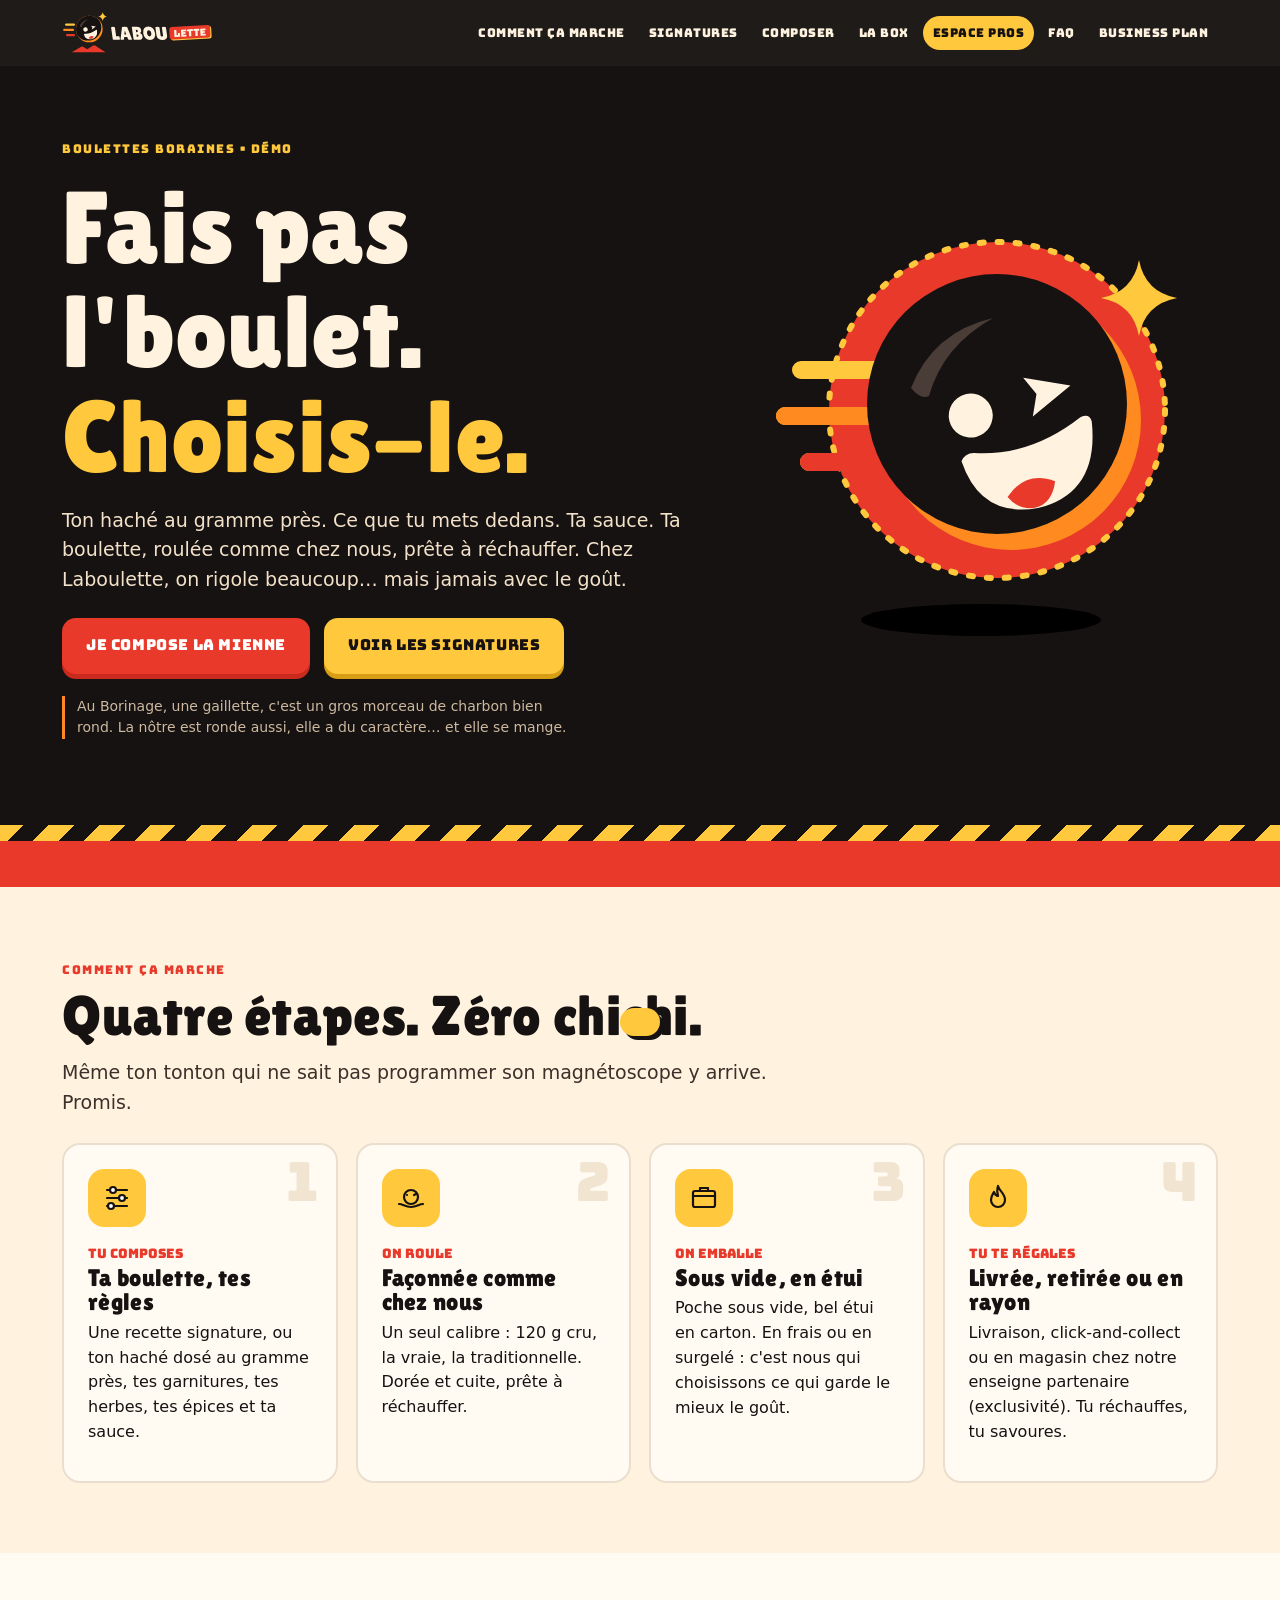
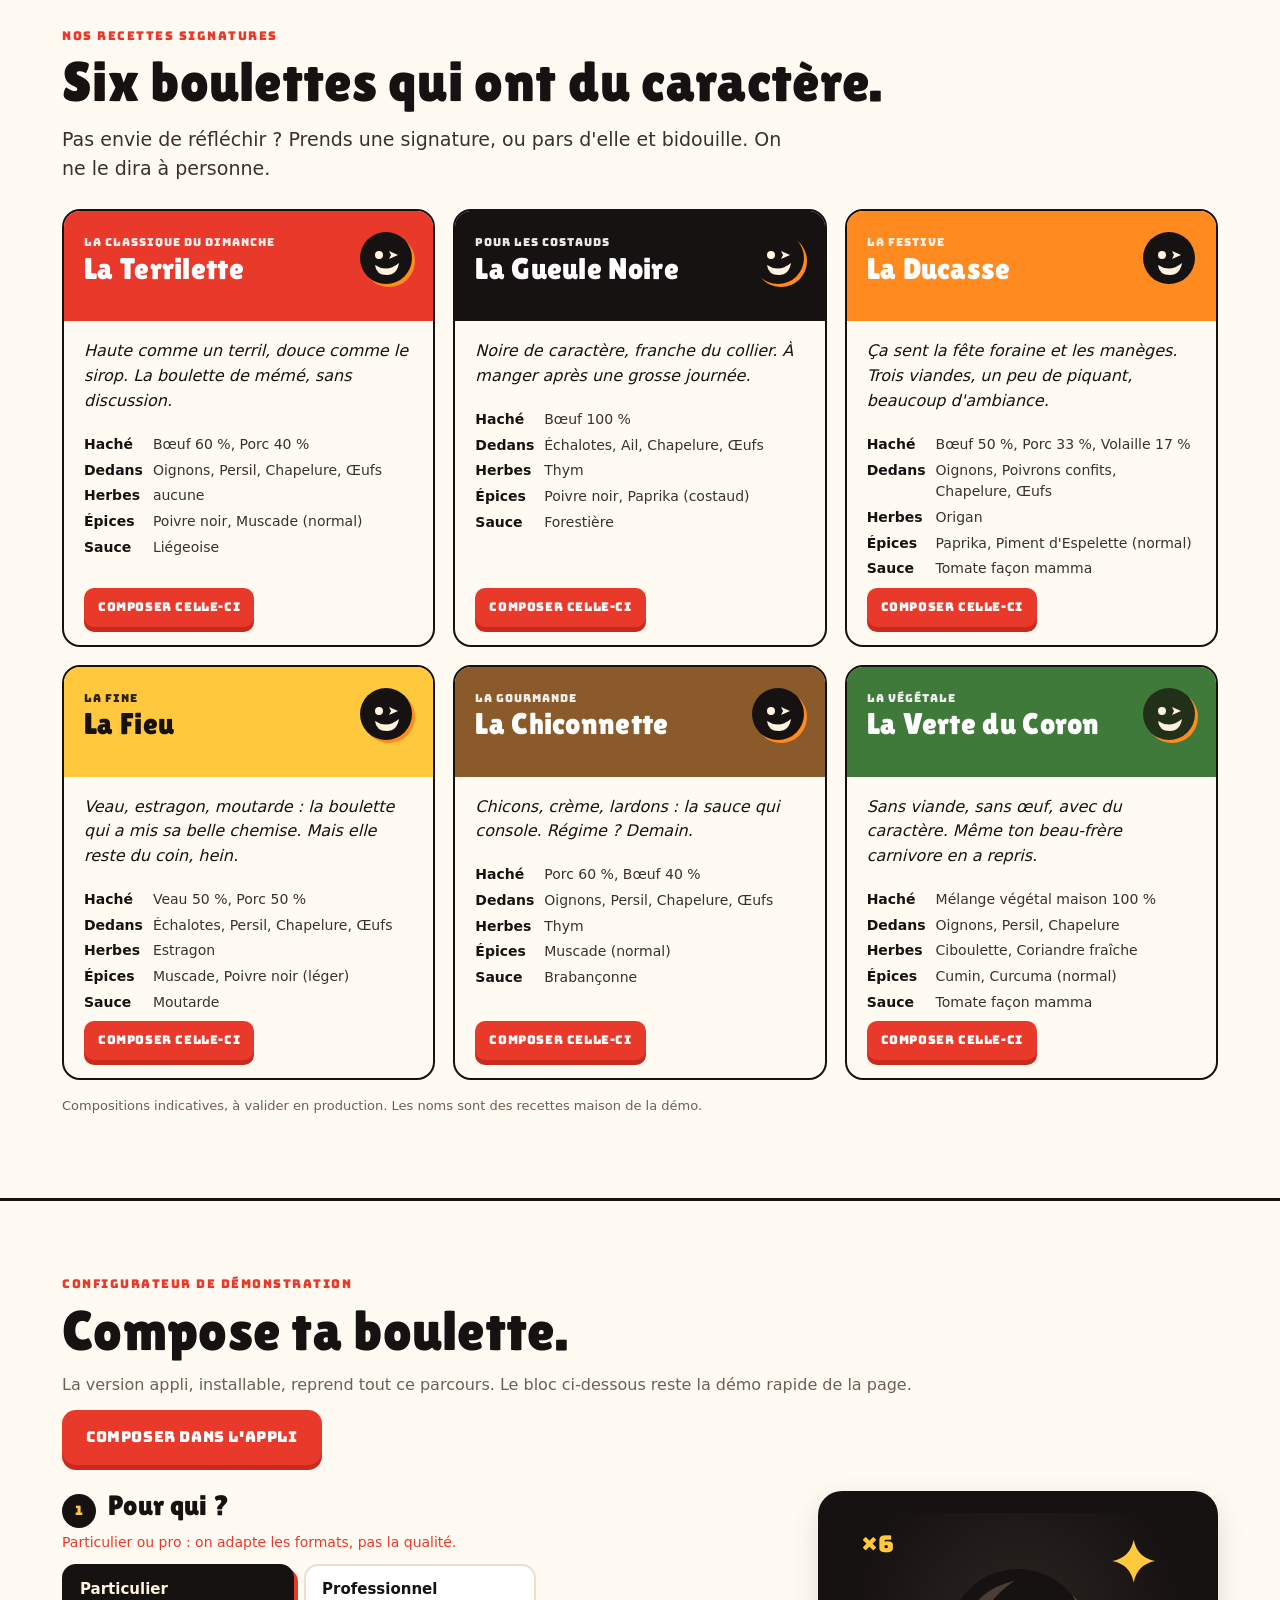
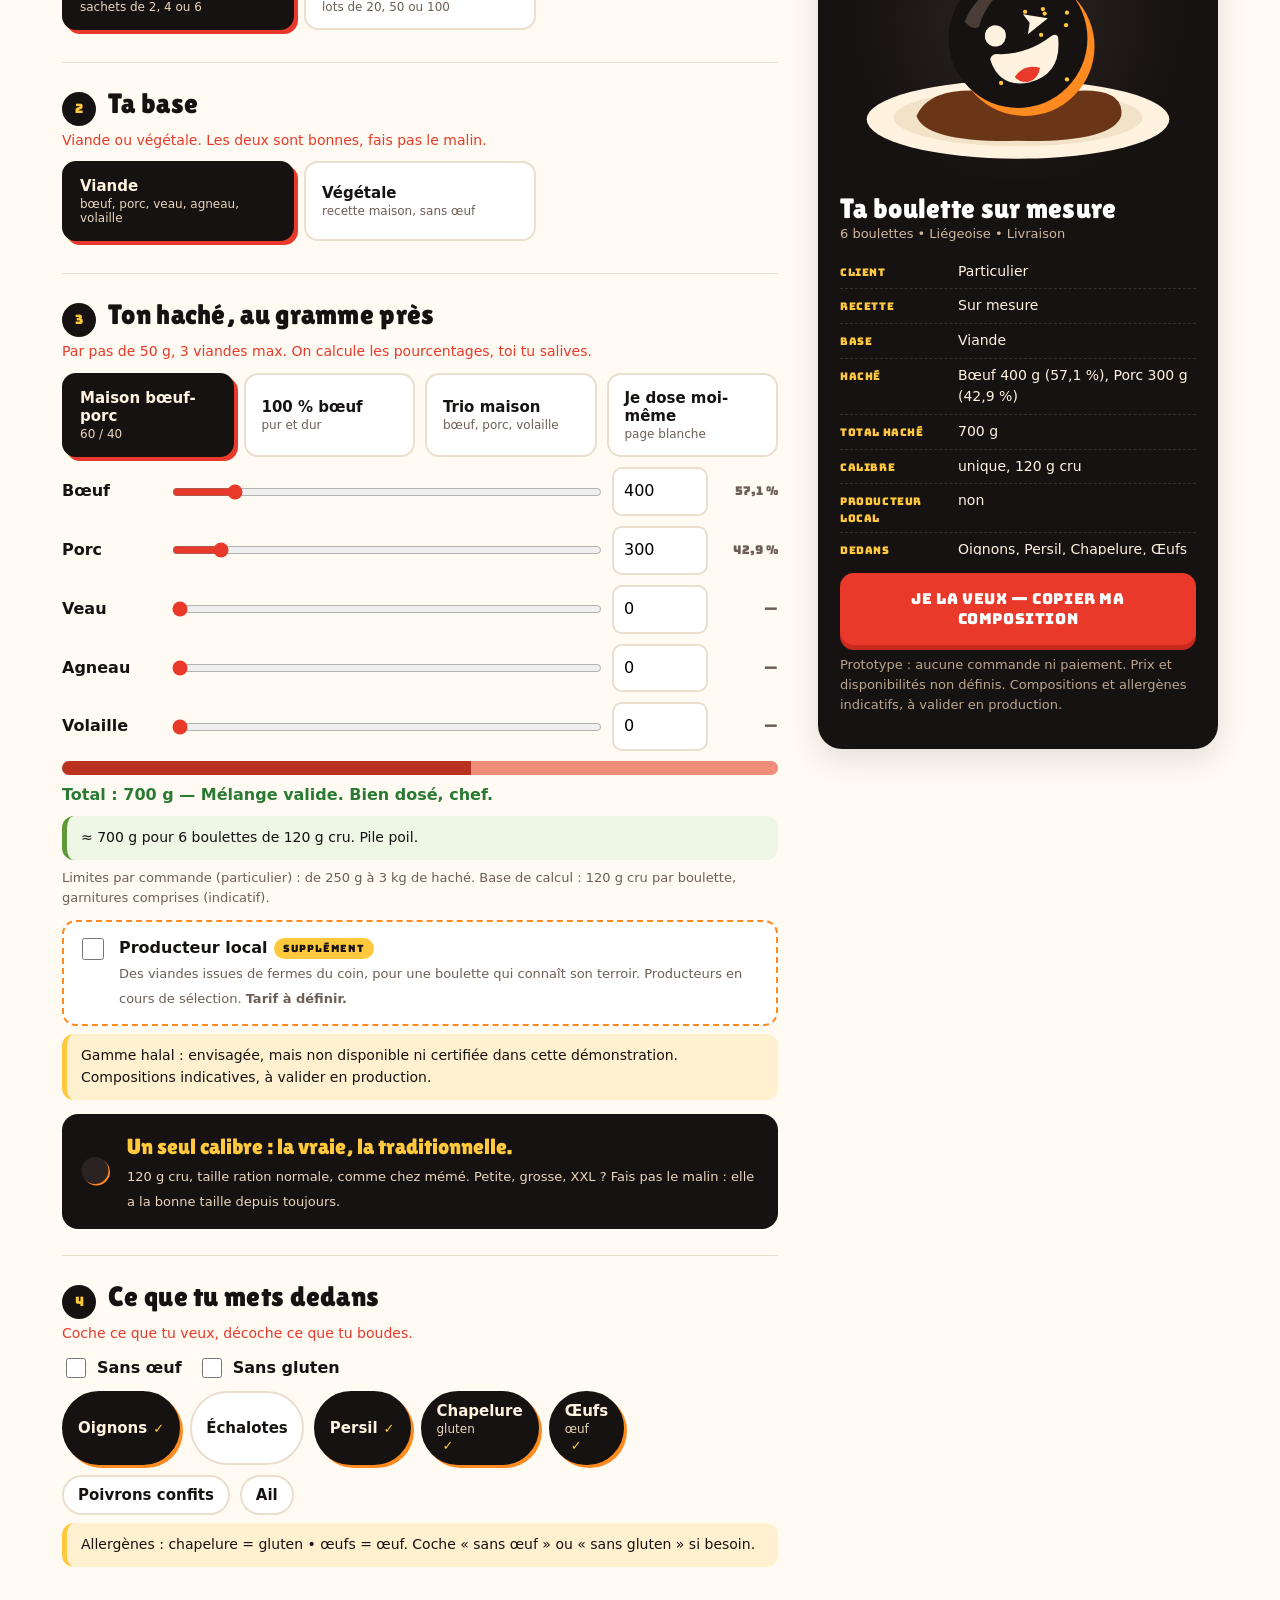
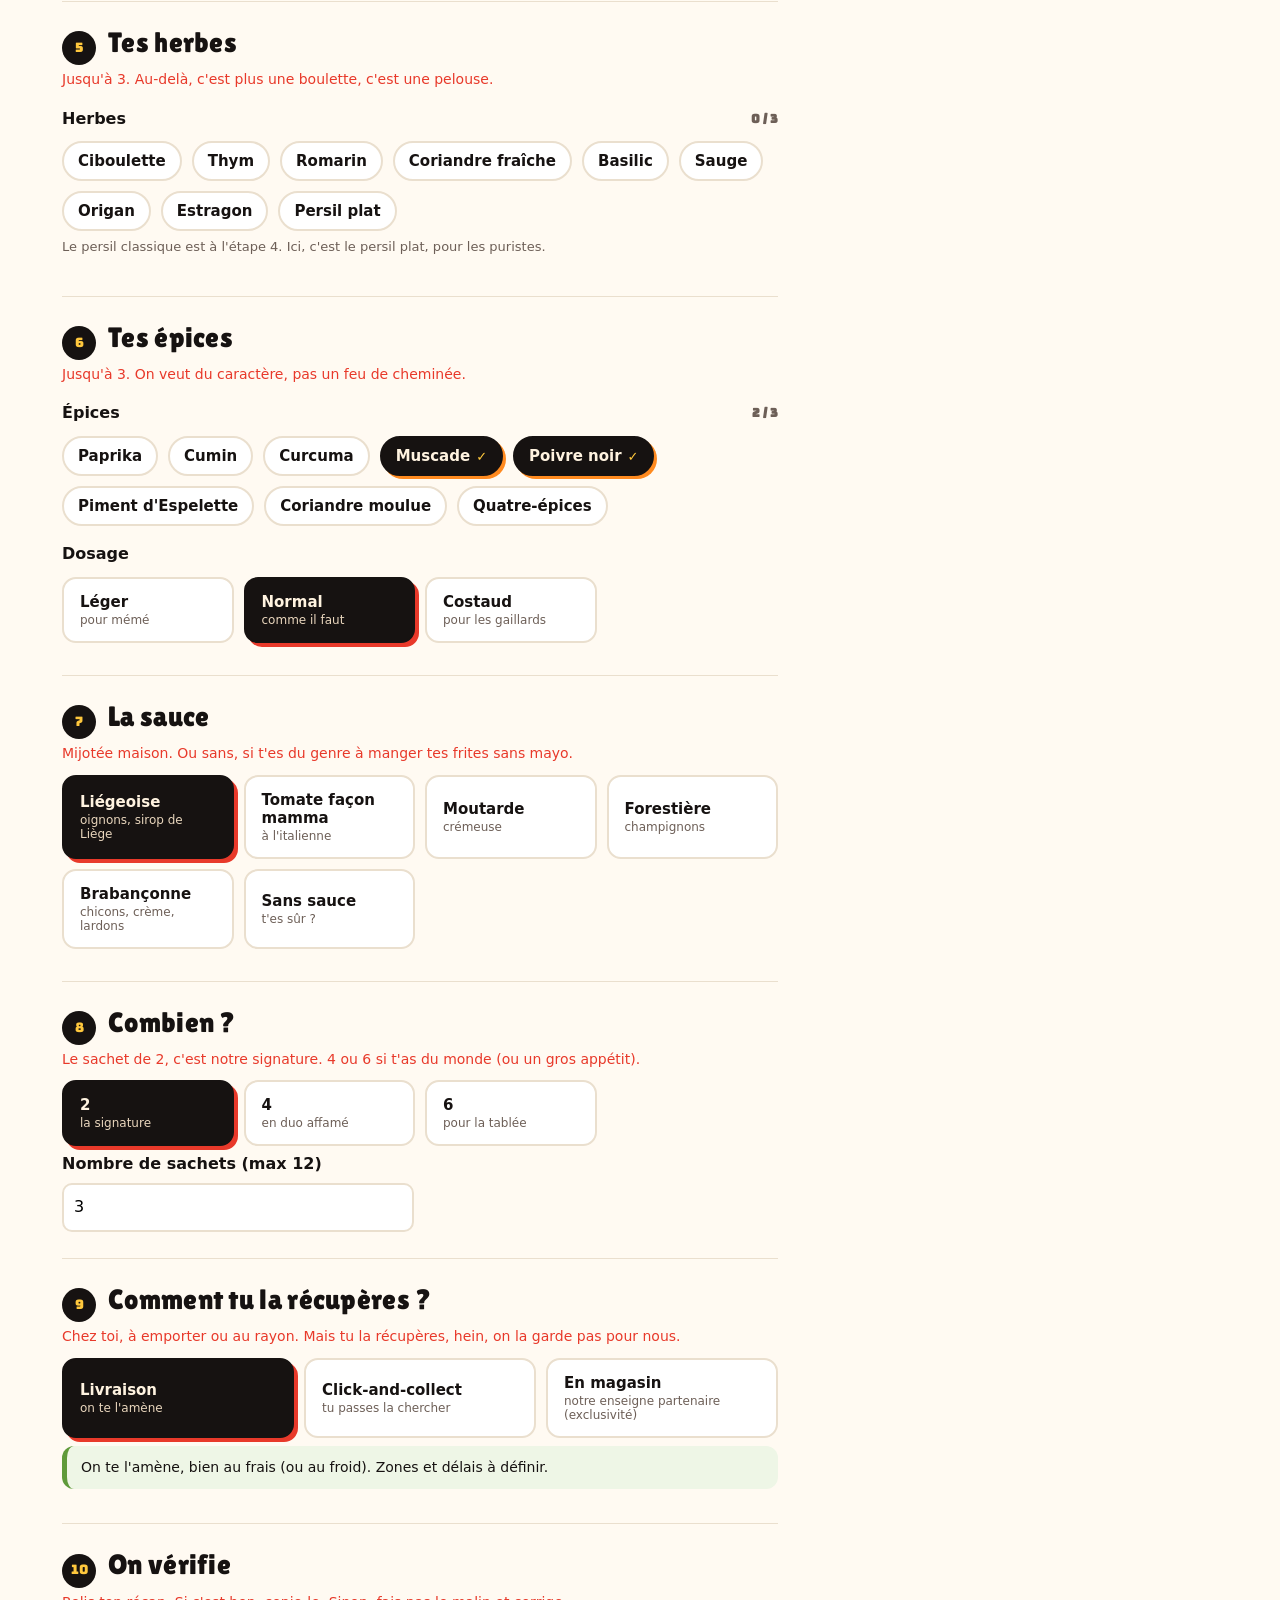
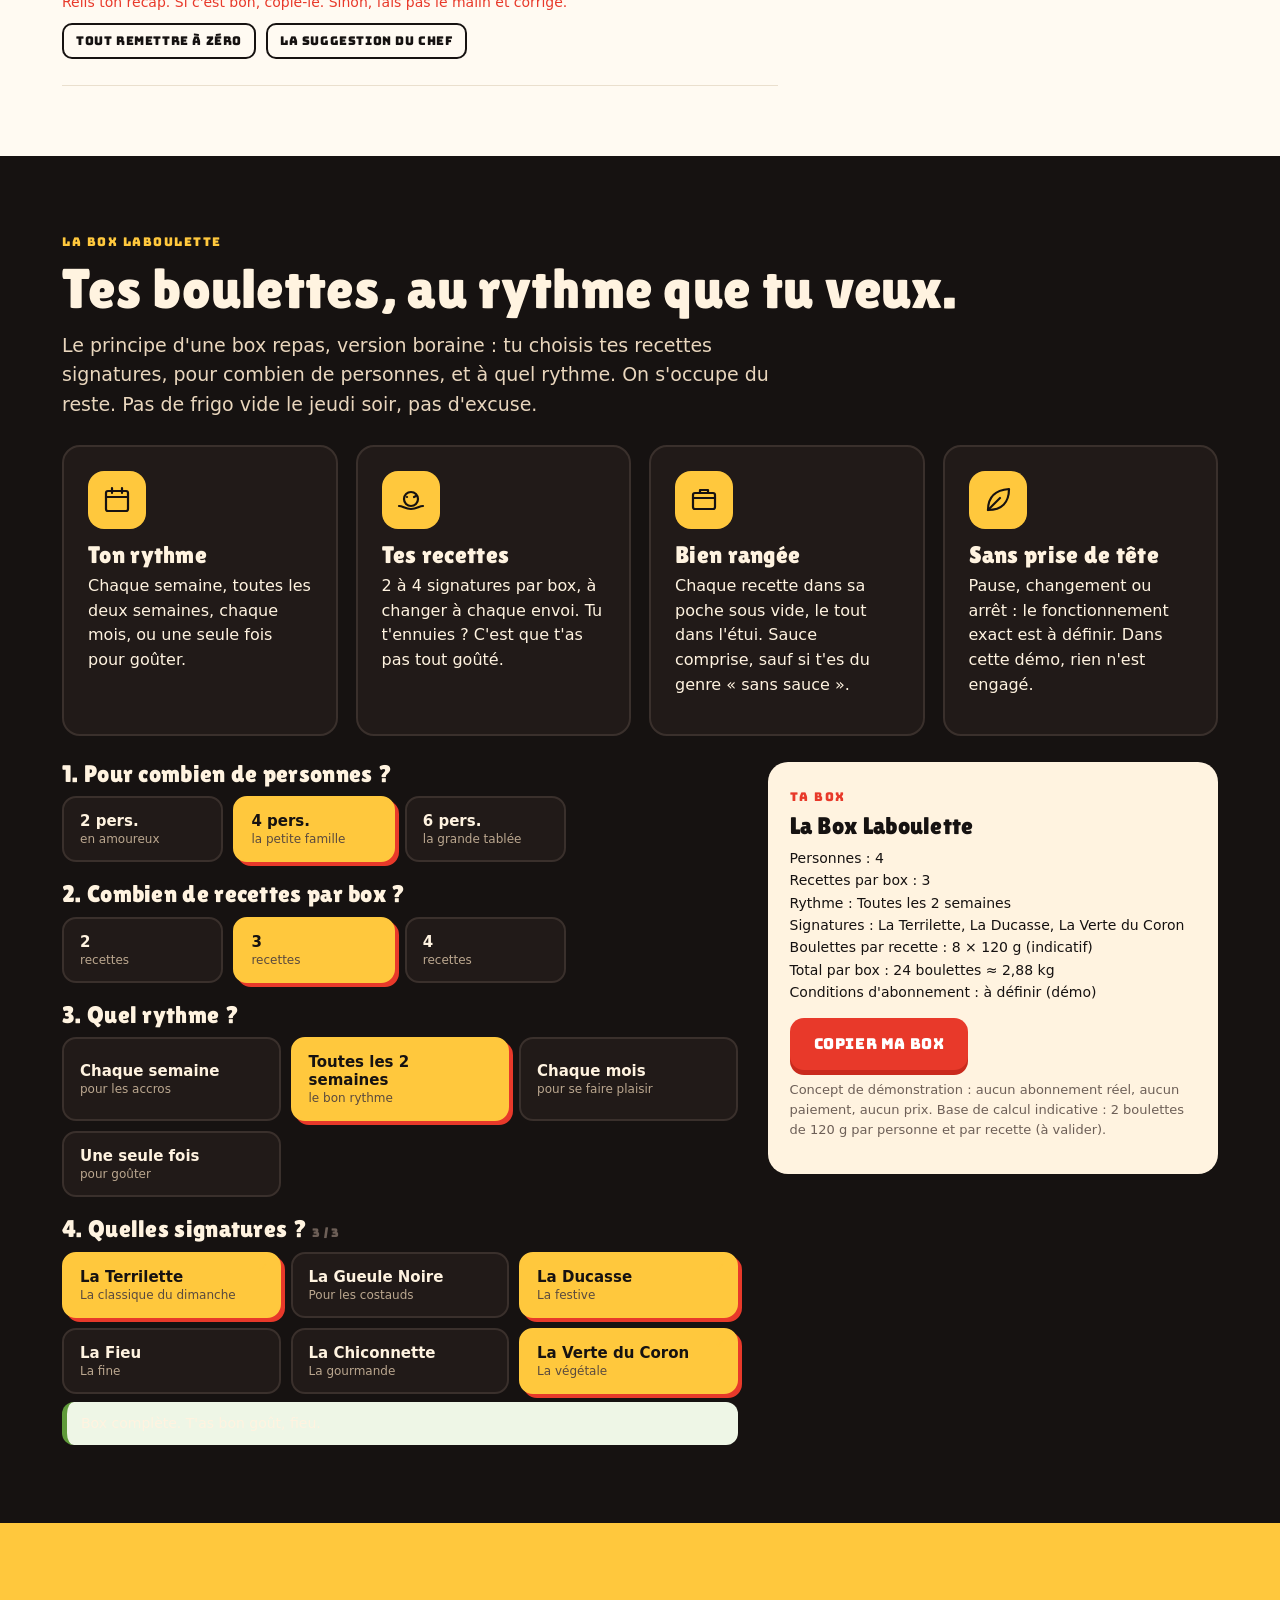
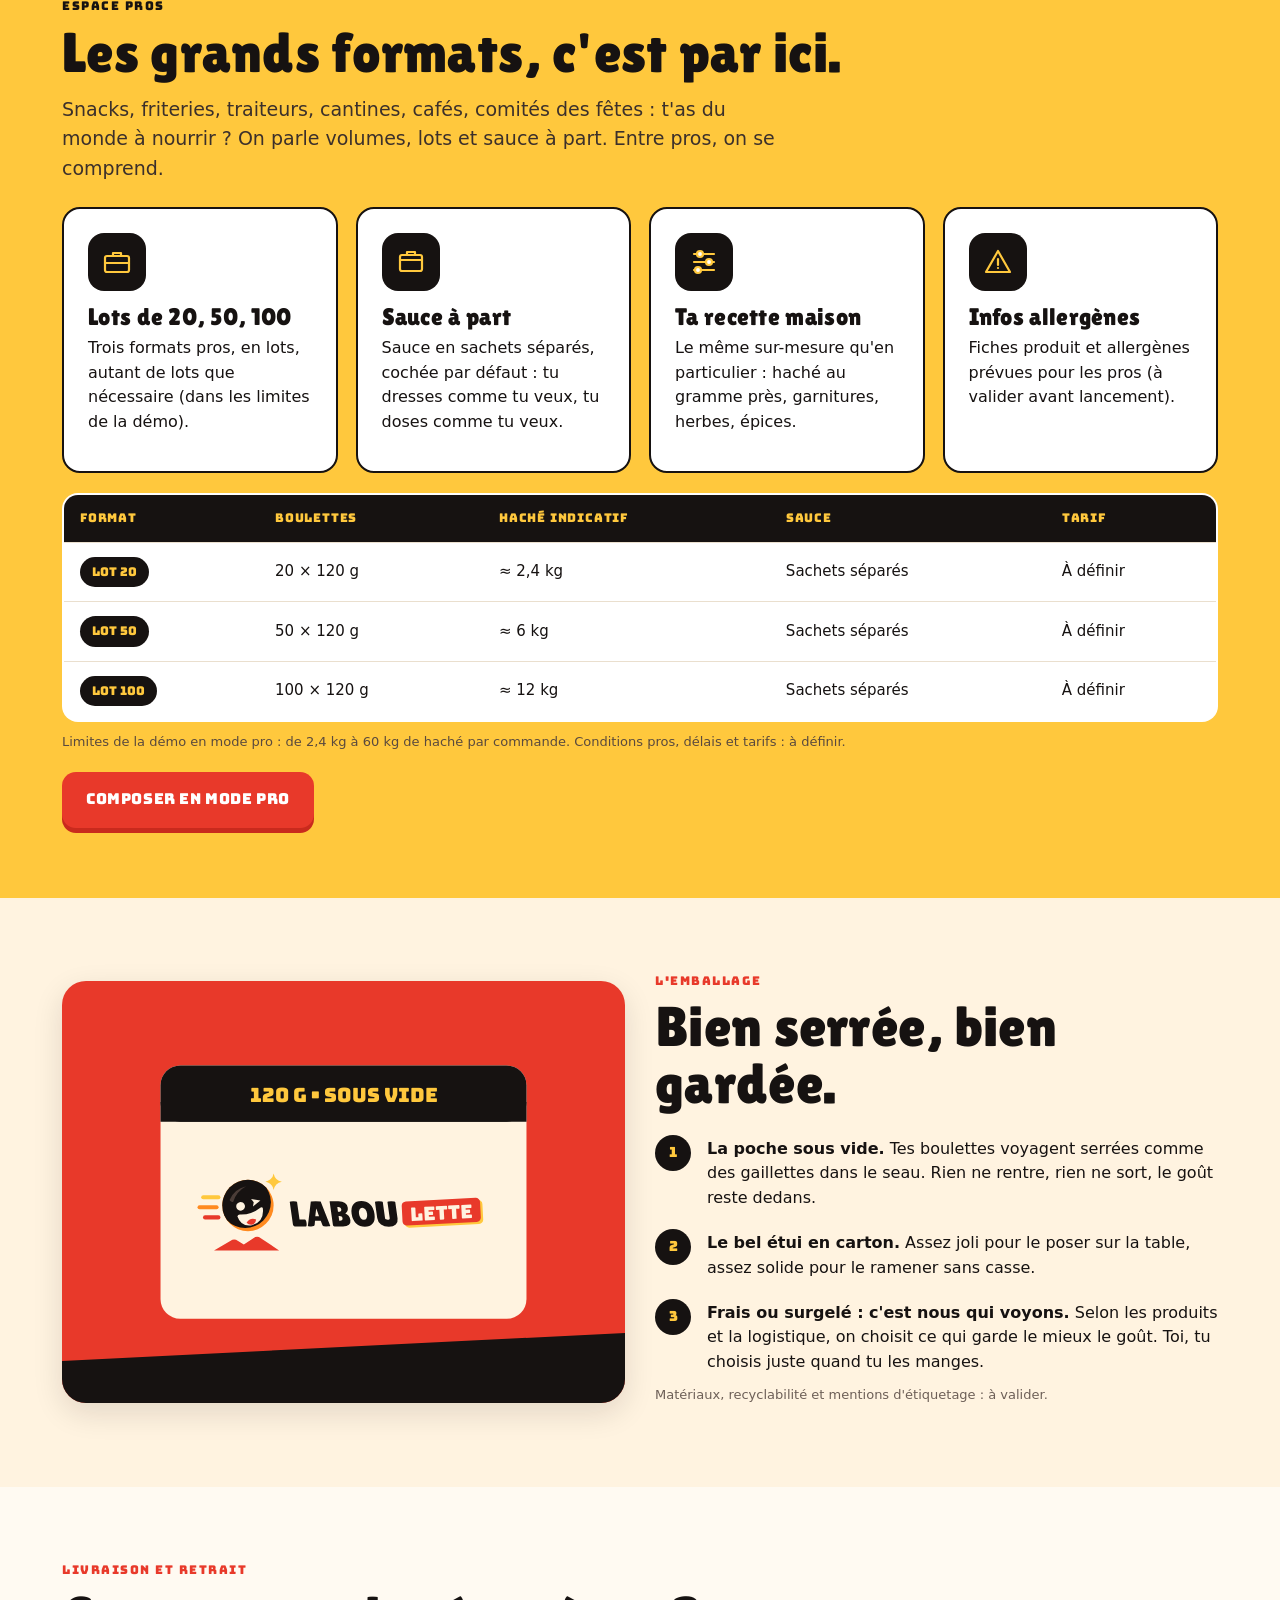
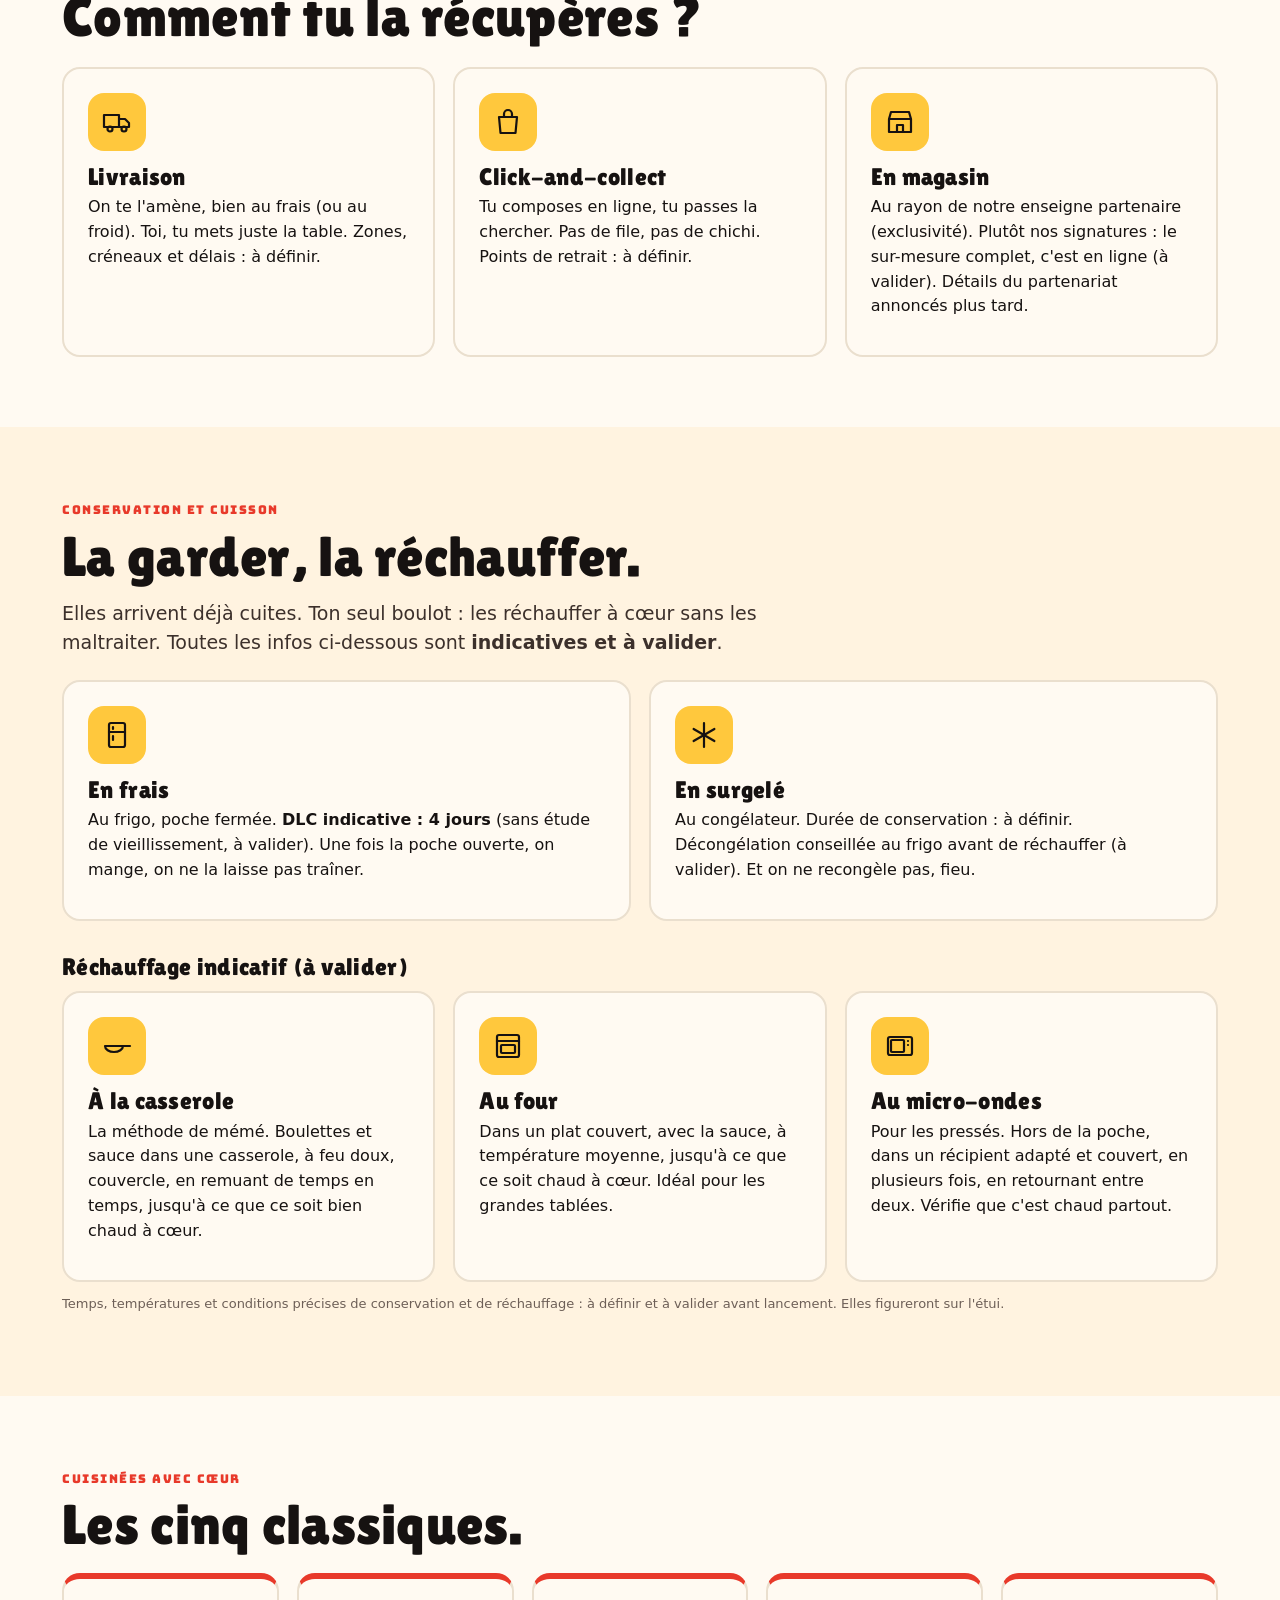
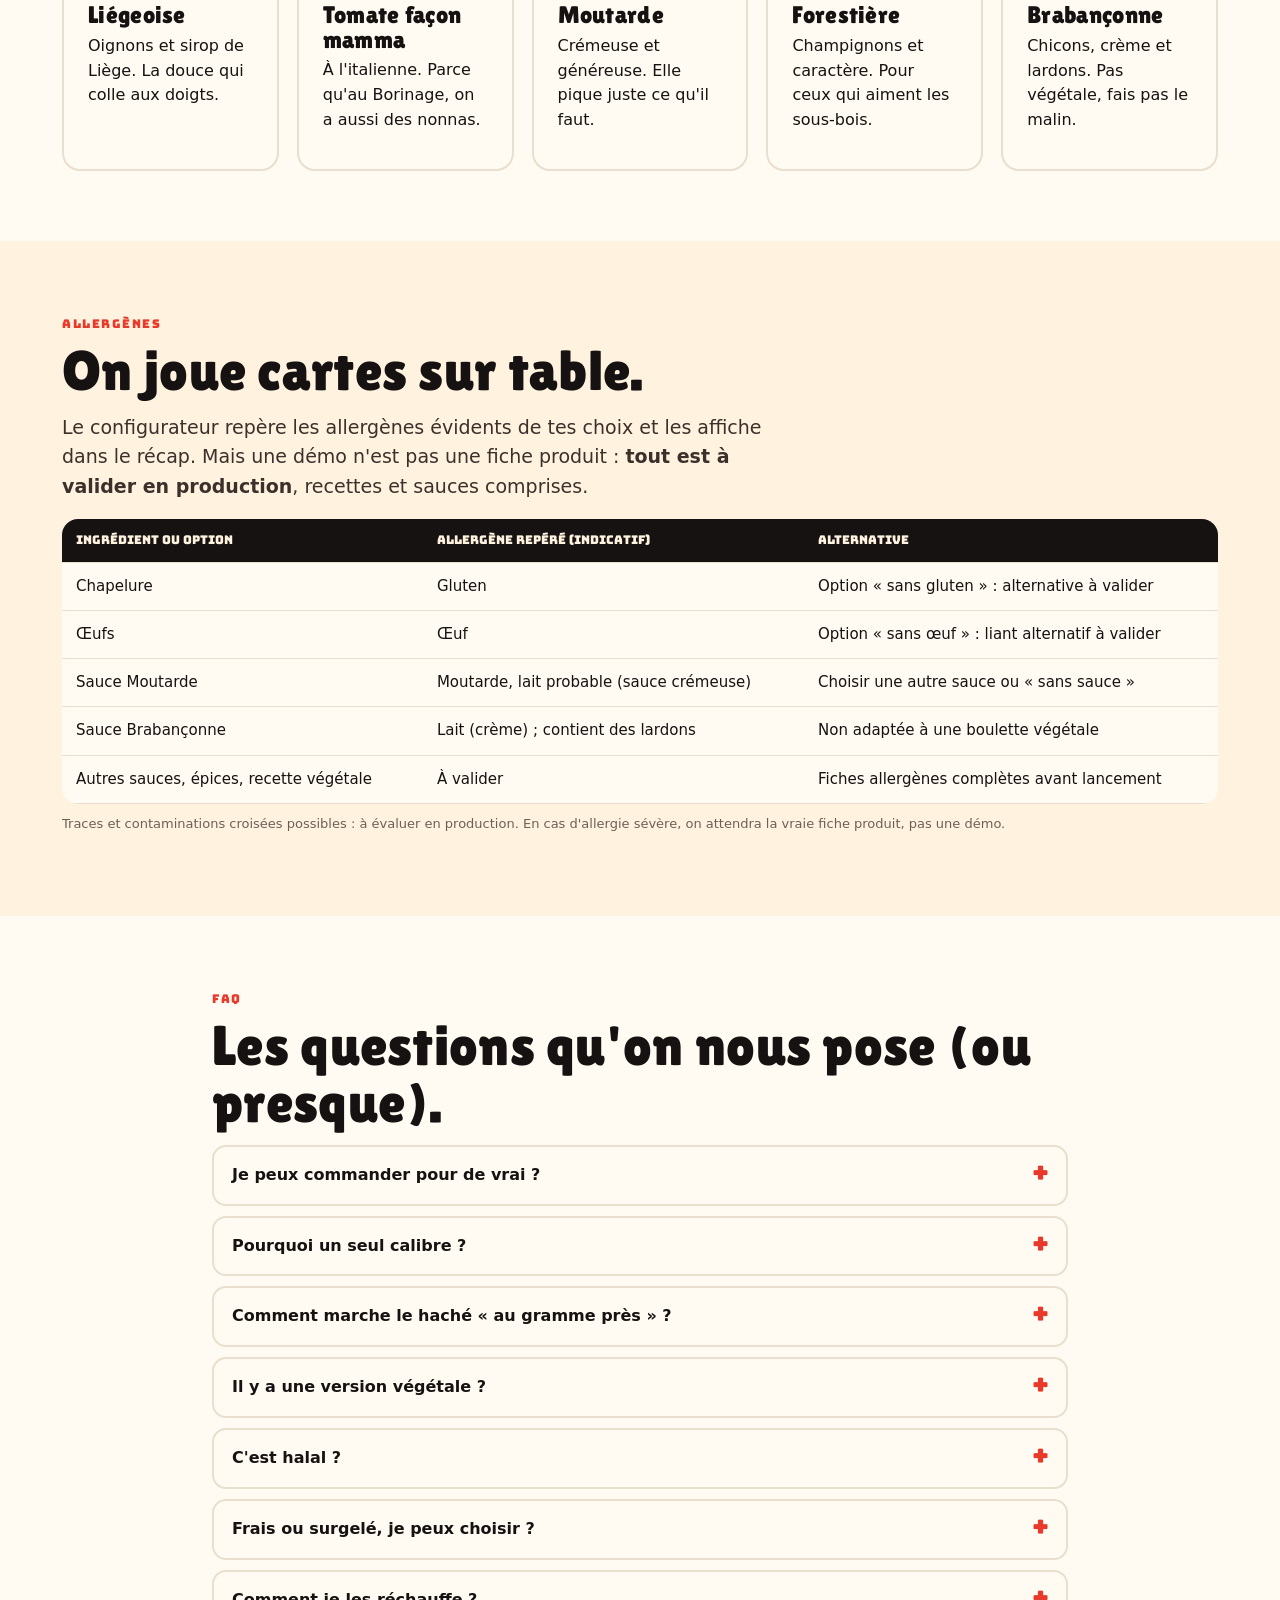
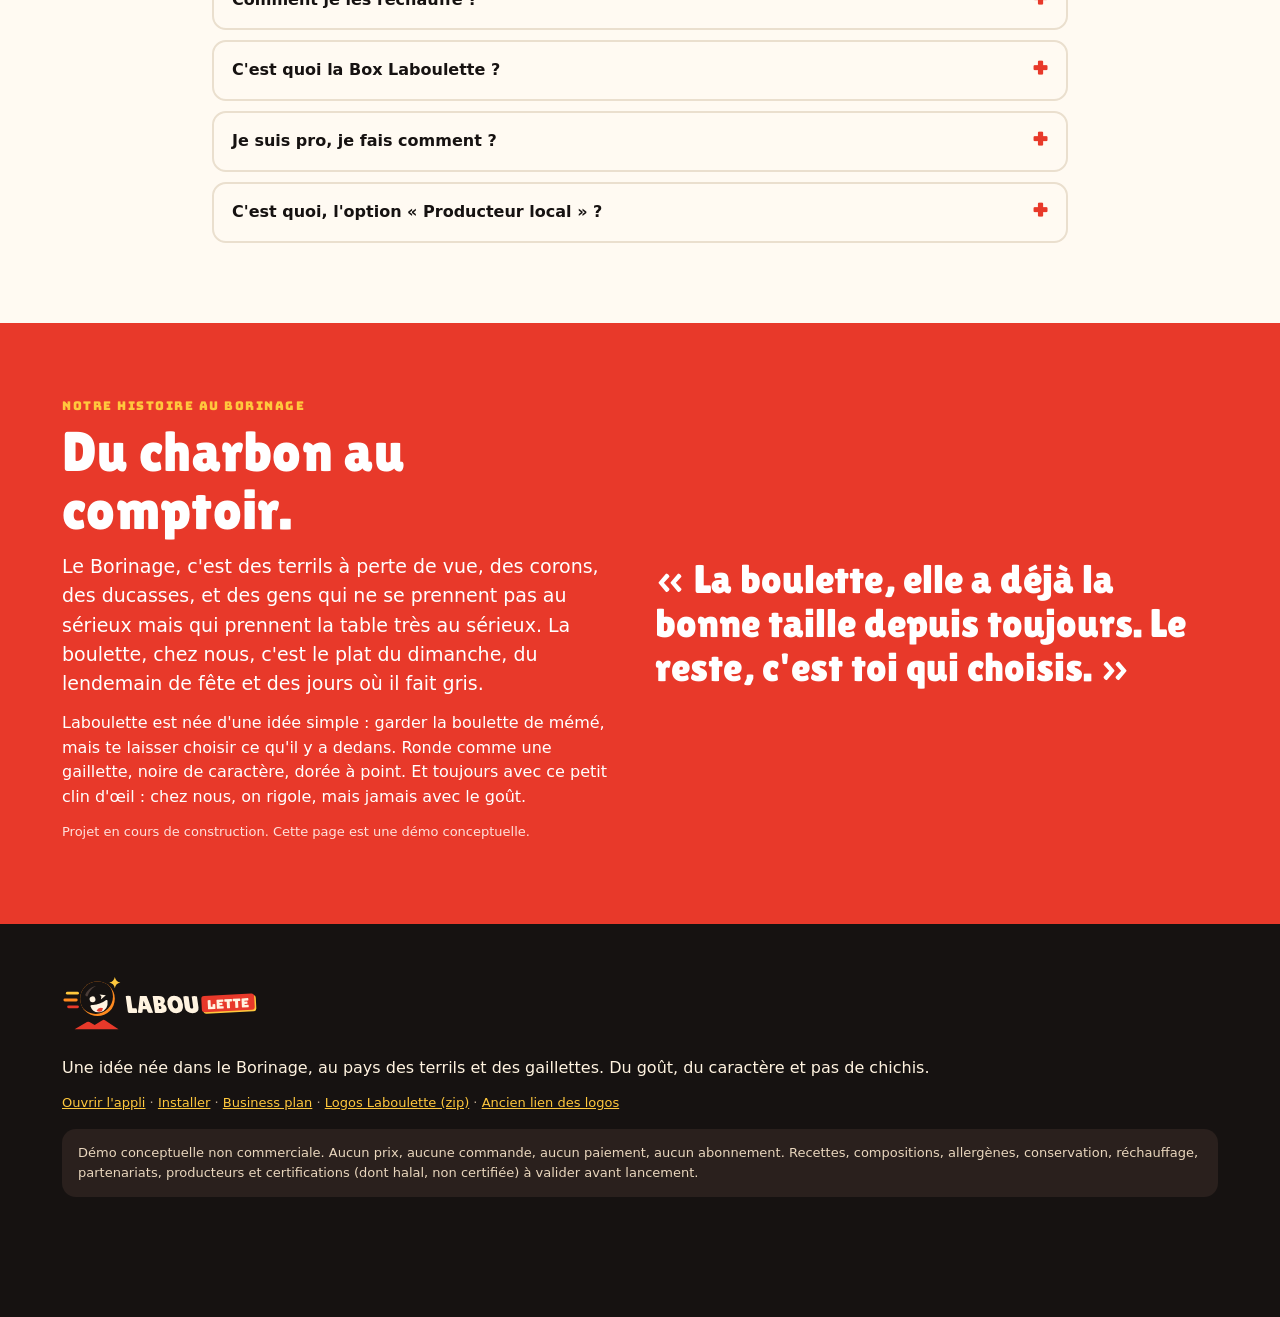
<file: index.html>
<!doctype html>
<html lang="fr">
<head>
<meta charset="utf-8">
<meta name="viewport" content="width=device-width,initial-scale=1">
<title>Laboulette — Fais pas l'boulet. Choisis-le.</title>
<meta name="description" content="Démo : boulettes façon boraine, haché dosé au gramme près, recettes signatures, Box Laboulette et espace pros. Prototype sans commande ni prix.">
<meta name="theme-color" content="#161211">
<link rel="icon" href="favicon.ico" sizes="any">
<link rel="icon" href="logo/icone/favicon.svg" type="image/svg+xml">
<link rel="apple-touch-icon" href="logo/icone/apple-touch-icon.png">
<style>
@font-face{font-family:"Lilita";src:url([data-uri]) format("woff2");font-display:swap}
@font-face{font-family:"Bungee";src:url([data-uri]) format("woff2");font-display:swap}
:root{--coal:#161211;--coal2:#241d1b;--cream:#fff3e0;--paper:#fffaf2;--red:#e8392a;--red2:#c92a1d;--ember:#ff8a1f;--yellow:#ffc83d;--ink:#161211;--muted:#6d5f57;--line:#eadfce;--r:18px;--shadow:0 10px 30px rgba(22,18,17,.12)}
*{box-sizing:border-box}
html{scroll-behavior:smooth}
body{margin:0;background:var(--cream);color:var(--ink);font:16px/1.55 system-ui,-apple-system,"Segoe UI",Roboto,Arial,sans-serif}
a{color:inherit}
:focus-visible{outline:3px solid var(--ember);outline-offset:3px;border-radius:6px}
.skip{position:absolute;left:-999px;top:8px;background:var(--yellow);color:var(--coal);padding:8px 14px;border-radius:8px;z-index:50;font-weight:800}
.skip:focus{left:8px}
h1,h2,h3,.disp{font-family:"Lilita",system-ui,sans-serif;font-weight:400;letter-spacing:.3px;line-height:1.02}
.tag,.eyebrow,.btn,.chip-k,.nav a{font-family:"Bungee",system-ui,sans-serif;font-weight:400}
.eyebrow{display:inline-block;font-size:12px;letter-spacing:1.5px;color:var(--red);text-transform:uppercase;margin-bottom:8px}
h2{font-size:clamp(34px,5vw,56px);margin:0 0 14px}
h3{font-size:24px;margin:0 0 6px}
p{margin:0 0 12px}
.wrap{max-width:1200px;margin:auto;padding:0 22px}
section{padding:70px 0;scroll-margin-top:70px}
.lead{font-size:19px;max-width:720px;color:#3c302b}
.muted{color:var(--muted)}
.small{font-size:13px;color:var(--muted)}
.hidden{display:none!important}
.sr{position:absolute;width:1px;height:1px;overflow:hidden;clip:rect(0 0 0 0);white-space:nowrap}

/* header */
header.top{position:sticky;top:0;z-index:30;background:rgba(22,18,17,.96);backdrop-filter:blur(8px);color:var(--cream)}
.top .wrap{display:flex;align-items:center;justify-content:space-between;gap:14px;padding-top:10px;padding-bottom:10px}
.top img{height:46px;width:auto;display:block}
.nav{display:flex;gap:4px;flex-wrap:wrap;justify-content:flex-end}
.nav a{font-size:12px;text-decoration:none;padding:8px 10px;border-radius:999px;letter-spacing:.5px;transition:background .2s,color .2s}
.nav a:hover{background:var(--red);color:#fff}
.nav a.pro{background:var(--yellow);color:var(--coal)}
.btn.menu-btn{display:none}

/* buttons */
.btn{display:inline-flex;align-items:center;justify-content:center;gap:10px;border:0;border-radius:14px;padding:16px 24px;font-size:15px;letter-spacing:.6px;background:var(--red);color:#fff;cursor:pointer;text-decoration:none;box-shadow:0 5px 0 var(--red2);transition:transform .12s,box-shadow .12s,filter .2s}
.btn:hover{filter:brightness(1.06);transform:translateY(-2px);box-shadow:0 7px 0 var(--red2)}
.btn:active{transform:translateY(3px);box-shadow:0 2px 0 var(--red2)}
.btn:disabled{opacity:.45;cursor:not-allowed;transform:none;box-shadow:0 5px 0 var(--red2)}
.btn.alt{background:var(--yellow);color:var(--coal);box-shadow:0 5px 0 #d79d14}
.btn.ghost{background:transparent;color:inherit;box-shadow:inset 0 0 0 2px currentColor}
.btn.ghost:hover{box-shadow:inset 0 0 0 2px currentColor}
.btn.small{padding:10px 14px;font-size:12px;border-radius:10px}

/* hero */
.hero{background:var(--coal);color:var(--cream);padding:70px 0 90px;position:relative;overflow:hidden}
.hero .wrap{display:grid;grid-template-columns:1.15fr .85fr;gap:40px;align-items:center}
.hero h1{font-size:clamp(52px,8vw,108px);margin:8px 0 18px}
.hero h1 em{font-style:normal;color:var(--yellow)}
.hero .lead{color:#f3e2c9}
.hero .ctas{display:flex;gap:14px;flex-wrap:wrap;margin-top:24px}
.hero .wink{margin-top:22px;font-size:14px;color:#cdb9a0;border-left:3px solid var(--ember);padding-left:12px;max-width:520px}
.hero-viz{position:relative;aspect-ratio:1/1;max-width:440px;justify-self:center;width:100%}
.hero-viz .ball{animation:bounce 1.6s cubic-bezier(.5,0,.5,1) infinite}
.hero-viz .shadow{animation:shadow 1.6s cubic-bezier(.5,0,.5,1) infinite;transform-origin:220px 400px}
@keyframes bounce{0%,100%{transform:translateY(0)}50%{transform:translateY(-46px)}}
@keyframes shadow{0%,100%{transform:scaleX(1);opacity:.5}50%{transform:scaleX(.6);opacity:.25}}
.stripes{position:absolute;inset:auto 0 0 0;height:16px;background:repeating-linear-gradient(-45deg,var(--yellow) 0 18px,var(--coal) 18px 36px)}
.ticker{background:var(--red);color:#fff;overflow:hidden;white-space:nowrap;font-family:"Bungee";font-size:14px;padding:12px 0}
.ticker span{display:inline-block;padding-left:100%;animation:tick 28s linear infinite}
@keyframes tick{to{transform:translateX(-100%)}}

/* cards, grids */
.grid{display:grid;gap:18px}
.g2{grid-template-columns:repeat(2,1fr)}.g3{grid-template-columns:repeat(3,1fr)}.g4{grid-template-columns:repeat(4,1fr)}
.card{background:var(--paper);border:2px solid var(--line);border-radius:var(--r);padding:24px;transition:transform .2s,box-shadow .2s,border-color .2s}
.card:hover{transform:translateY(-4px);box-shadow:var(--shadow);border-color:var(--coal)}
.ico{width:58px;height:58px;border-radius:16px;background:var(--yellow);display:grid;place-items:center;margin-bottom:14px}
.ico svg{width:32px;height:32px;stroke:var(--coal);fill:none;stroke-width:2.2;stroke-linecap:round;stroke-linejoin:round}
.num{font-family:"Bungee";font-size:13px;color:var(--red)}
.how .card{position:relative}
.how .card .big{position:absolute;right:18px;top:10px;font-family:"Bungee";font-size:54px;color:#f1e4d0;line-height:1}

/* signatures */
.sig{display:flex;flex-direction:column;background:var(--paper);border-radius:var(--r);overflow:hidden;border:2px solid var(--coal);transition:transform .2s,box-shadow .2s}
.sig:hover{transform:translateY(-4px) rotate(-.4deg);box-shadow:8px 8px 0 var(--coal)}
.sig .head{padding:18px 20px;color:#fff;position:relative;min-height:110px}
.sig .head h3{font-size:30px;margin:0}
.sig .head .kind{font-family:"Bungee";font-size:11px;letter-spacing:1px;opacity:.9}
.sig .head svg{position:absolute;right:12px;top:12px;width:70px;height:70px}
.sig .body{padding:18px 20px;flex:1;display:flex;flex-direction:column;gap:8px}
.sig dl{margin:0;display:grid;grid-template-columns:auto 1fr;gap:4px 10px;font-size:14px}
.sig dt{font-weight:800}.sig dd{margin:0;color:#3c302b}
.sig .btn{margin-top:auto;align-self:flex-start}

/* configurator (épuré) */
.cfg{background:var(--paper);border-top:3px solid var(--coal);border-bottom:3px solid var(--coal)}
.cfg-grid{display:grid;grid-template-columns:minmax(0,1fr) 400px;gap:40px;align-items:start}
.opt{padding:26px 0;border-bottom:1px solid var(--line)}
.opt:first-child{padding-top:0}
.opt-h{display:flex;align-items:baseline;gap:12px;margin-bottom:4px}
.opt-h .n{font-family:"Bungee";font-size:13px;background:var(--coal);color:var(--yellow);border-radius:999px;min-width:34px;height:34px;display:inline-grid;place-items:center}
.opt-h h3{font-size:28px;margin:0}
.tease{color:var(--red);font-size:14px;margin:2px 0 10px}
.choices{display:grid;grid-template-columns:repeat(auto-fill,minmax(150px,1fr));gap:10px;margin:10px 0 6px}
.choices.wide{grid-template-columns:repeat(auto-fill,minmax(200px,1fr))}
.choices.chips{display:flex;flex-wrap:wrap}
.choice{position:relative;text-align:left;background:#fff;color:var(--ink);border:2px solid var(--line);border-radius:14px;padding:14px 16px;font:700 15px system-ui,sans-serif;cursor:pointer;transition:transform .12s,border-color .15s,background .15s,box-shadow .15s}
.choice:hover{border-color:var(--coal);transform:translateY(-2px)}
.choice small{display:block;font-weight:500;font-size:12px;color:var(--muted);margin-top:2px}
.choice.selected{border-color:var(--coal);background:var(--coal);color:var(--cream);box-shadow:4px 4px 0 var(--red);animation:pop .25s}
.choice.selected small{color:#e9d6bd}
.chips .choice{padding:9px 14px;border-radius:999px}
.chips .choice.selected{box-shadow:3px 3px 0 var(--ember)}
.choice.multi.selected:after{content:"✓";position:absolute;right:10px;top:6px;font-size:13px;color:var(--yellow)}
.chips .choice.multi.selected:after{position:static;margin-left:6px}
.choice.off{opacity:.35;text-decoration:line-through}
@keyframes pop{0%{transform:scale(.94)}60%{transform:scale(1.04)}100%{transform:scale(1)}}
.counter{font-family:"Bungee";font-size:12px;color:var(--muted)}
.sub-h{display:flex;justify-content:space-between;align-items:center;margin:16px 0 0;font-weight:800}
.meat{display:grid;grid-template-columns:96px 1fr 96px 58px;gap:12px;align-items:center;margin:10px 0}
.meat label{font-weight:800}
.meat input[type=range]{width:100%;accent-color:var(--red);height:28px}
.meat .pct{font-family:"Bungee";font-size:12px;text-align:right;color:var(--muted)}
input[type=number],select{padding:10px;width:100%;border:2px solid var(--line);border-radius:10px;background:#fff;font:inherit}
input[type=number]:focus{border-color:var(--coal)}
.bar{display:flex;height:14px;border-radius:999px;overflow:hidden;background:#efe3d1;margin:8px 0}
.bar span{display:block;height:100%;transition:width .25s}
.total{font-weight:800;margin:8px 0}
.ok{color:#2a7a33}.ko{color:var(--red)}
.note,.tip,.alert{border-radius:12px;padding:11px 14px;margin:8px 0;font-size:14px}
.note{background:#fff0cf;border-left:5px solid var(--yellow)}
.tip{background:#eef6e6;border-left:5px solid #5f9a3a}
.alert{background:#ffe3df;border-left:5px solid var(--red)}
.toggles{display:flex;flex-wrap:wrap;gap:16px;margin:8px 0}
.toggles label{font-weight:700;display:flex;gap:8px;align-items:center;cursor:pointer}
.toggles input{width:20px;height:20px;accent-color:var(--red)}
.local{display:flex;gap:12px;align-items:flex-start;background:#fff;border:2px dashed var(--ember);border-radius:14px;padding:14px;cursor:pointer;margin-top:12px}
.local input{width:22px;height:22px;accent-color:var(--red);flex:none;margin-top:2px}
.badge{display:inline-block;background:var(--yellow);color:var(--coal);font-family:"Bungee";font-size:10px;letter-spacing:1px;border-radius:999px;padding:3px 9px;margin-left:6px;vertical-align:middle}
.qty{display:grid;grid-template-columns:1fr 1fr;gap:12px;align-items:end;margin-top:6px}
.qty label{font-weight:800;display:block;margin-bottom:6px}
.single-cal{display:flex;gap:14px;align-items:center;background:var(--coal);color:var(--cream);border-radius:16px;padding:16px 18px}
.single-cal b{font-family:"Lilita";font-size:22px;font-weight:400;color:var(--yellow)}

aside.sum{position:sticky;top:84px;background:var(--coal);color:var(--cream);border-radius:24px;padding:22px;box-shadow:var(--shadow)}
.sum .viz{background:radial-gradient(circle at 50% 40%,#2c2421,#161211 70%);border-radius:18px;aspect-ratio:4/3;display:grid;place-items:center;overflow:hidden}
.sum .viz svg{width:100%;height:100%}
.sum h3{font-size:28px;margin:14px 0 2px;color:#fff}
.sum .sub{font-size:13px;color:#cdb9a0;margin-bottom:10px}
.kv{list-style:none;margin:0 0 12px;padding:0;font-size:14px;max-height:300px;overflow:auto}
.kv li{display:grid;grid-template-columns:110px 1fr;gap:8px;padding:6px 0;border-bottom:1px dashed #3a302c}
.kv li b{font-family:"Bungee";font-size:10.5px;letter-spacing:.6px;color:var(--yellow);font-weight:400;padding-top:3px}
.sum .btn{width:100%;margin-top:6px}
.sum .small{color:#bba78f}
.sum .alert{color:var(--ink)}
#recap{display:none}
.mobile-bar{display:none}

/* pros */
.pros{background:var(--yellow);color:var(--coal);position:relative}
.pros .card{background:#fff;border-color:var(--coal)}
.pro-table{width:100%;border-collapse:collapse;background:#fff;border-radius:16px;overflow:hidden;border:2px solid var(--coal);margin-top:20px}
.pro-table th,.pro-table td{padding:14px 16px;text-align:left;border-bottom:1px solid #eadfce;font-size:15px}
.pro-table th{background:var(--coal);color:var(--yellow);font-family:"Bungee";font-weight:400;font-size:12px;letter-spacing:.8px}
.pro-pill{display:inline-block;background:var(--coal);color:var(--yellow);font-family:"Bungee";font-size:12px;padding:6px 12px;border-radius:999px}

/* box */
.box{background:var(--coal);color:var(--cream)}
.box .card{background:#211a18;border-color:#3a302c;color:var(--cream)}
.box .card:hover{border-color:var(--yellow)}
.box .choice{background:#211a18;color:var(--cream);border-color:#3a302c}
.box .choice small{color:#bba78f}
.box .choice.selected{background:var(--yellow);color:var(--coal);border-color:var(--yellow);box-shadow:4px 4px 0 var(--red)}
.box .choice.selected small{color:#5a4a3e}
.box-grid{display:grid;grid-template-columns:1.2fr .8fr;gap:30px;align-items:start}
.box-sum{background:var(--cream);color:var(--coal);border-radius:20px;padding:22px;position:sticky;top:90px}
.box-sum pre{white-space:pre-wrap;font:14px/1.6 system-ui,sans-serif;margin:8px 0 14px}

/* misc sections */
.split{display:grid;grid-template-columns:1fr 1fr;gap:30px;align-items:center}
.pack-art{aspect-ratio:4/3;border-radius:24px;background:var(--red);position:relative;overflow:hidden;box-shadow:var(--shadow)}
.steps-list{counter-reset:s;list-style:none;padding:0;margin:0}
.steps-list li{counter-increment:s;position:relative;padding:10px 0 10px 52px}
.steps-list li:before{content:counter(s);position:absolute;left:0;top:8px;width:36px;height:36px;border-radius:50%;background:var(--coal);color:var(--yellow);font-family:"Bungee";display:grid;place-items:center;font-size:14px}
.allergen-table{width:100%;border-collapse:collapse;background:var(--paper);border-radius:16px;overflow:hidden}
.allergen-table th,.allergen-table td{padding:12px 14px;border-bottom:1px solid var(--line);text-align:left;font-size:15px;vertical-align:top}
.allergen-table th{background:var(--coal);color:var(--cream);font-family:"Bungee";font-weight:400;font-size:12px}
.faq details{background:var(--paper);border:2px solid var(--line);border-radius:14px;margin:10px 0;transition:border-color .2s}
.faq details[open]{border-color:var(--coal)}
.faq summary{cursor:pointer;padding:16px 50px 16px 18px;font-weight:800;list-style:none;position:relative}
.faq summary::-webkit-details-marker{display:none}
.faq summary:after{content:"+";position:absolute;right:18px;top:10px;font-family:"Bungee";font-size:22px;color:var(--red);transition:transform .2s}
.faq details[open] summary:after{transform:rotate(45deg)}
.faq details p{padding:0 18px 14px;margin:0}
.sauces .card{border-top:6px solid var(--red)}
.story{background:var(--red);color:#fff}
.story .lead{color:#fff}
.story blockquote{font-family:"Lilita";font-size:clamp(26px,3.4vw,40px);margin:0;line-height:1.1}
footer{background:var(--coal);color:var(--cream);padding:50px 0 120px}
footer img{height:60px;width:auto}
footer .small{color:#bba78f}
footer a{color:var(--yellow)}
.proto{background:#2a201d;border-radius:14px;padding:14px 16px;margin-top:16px;font-size:13px;color:#e9d6bd}
#toast{position:fixed;left:50%;bottom:24px;transform:translateX(-50%) translateY(160px);background:var(--yellow);color:var(--coal);padding:14px 20px;border-radius:14px;font-weight:800;transition:transform .3s cubic-bezier(.3,1.4,.6,1);z-index:60;max-width:92vw;text-align:center;box-shadow:4px 4px 0 var(--coal)}
#toast.show{transform:translateX(-50%) translateY(0)}
.reveal{opacity:0;transform:translateY(18px);transition:opacity .5s,transform .5s}
.reveal.in{opacity:1;transform:none}

@media (prefers-reduced-motion:reduce){*,*:before,*:after{animation:none!important;transition:none!important;scroll-behavior:auto!important}.reveal{opacity:1;transform:none}}
@media(max-width:1020px){.cfg-grid{grid-template-columns:1fr}aside.sum{position:static}.g4{grid-template-columns:repeat(2,1fr)}.box-grid{grid-template-columns:1fr}.box-sum{position:static}}
@media(max-width:860px){.nav{display:none}.nav.open{display:flex;position:absolute;top:66px;left:0;right:0;background:var(--coal);flex-direction:column;padding:12px 22px 18px}.btn.menu-btn{display:inline-flex}.hero .wrap,.split{grid-template-columns:1fr}.g3{grid-template-columns:1fr 1fr}.hero-viz{max-width:300px}}
@media(max-width:620px){section{padding:50px 0}.g2,.g3,.g4{grid-template-columns:1fr}.top img{height:36px}.meat{grid-template-columns:76px 1fr 84px}.meat .pct{grid-column:2/4;text-align:left;margin-top:-8px}.qty{grid-template-columns:1fr}.choices{grid-template-columns:1fr 1fr}.choices.wide{grid-template-columns:1fr}
 .mobile-bar{display:flex;position:fixed;left:0;right:0;bottom:0;z-index:40;background:var(--coal);color:var(--cream);padding:10px 14px;gap:10px;align-items:center;box-shadow:0 -6px 20px rgba(0,0,0,.25)}
 .mobile-bar .mb-txt{flex:1;font-size:13px;line-height:1.3}.mobile-bar .mb-txt b{font-family:"Bungee";font-weight:400;color:var(--yellow);font-size:12px}
 .mobile-bar .btn{padding:12px 14px;font-size:12px}
 .pro-table th,.pro-table td{padding:10px;font-size:13px}
 #toast{bottom:84px}}
</style>
</head>
<body>
<a class="skip" href="#composer">Aller au configurateur</a>
<svg width="0" height="0" style="position:absolute" aria-hidden="true">
 <symbol id="i-sliders" viewBox="0 0 32 32"><path d="M6 8h20M6 16h20M6 24h20"/><circle cx="12" cy="8" r="3" fill="#fff"/><circle cx="21" cy="16" r="3" fill="#fff"/><circle cx="10" cy="24" r="3" fill="#fff"/></symbol>
 <symbol id="i-hands" viewBox="0 0 32 32"><circle cx="16" cy="15" r="7"/><path d="M4 22c4 0 6 3 12 3s8-3 12-3"/><path d="M12 13h.01M19 13l2-1"/></symbol>
 <symbol id="i-pack" viewBox="0 0 32 32"><rect x="5" y="9" width="22" height="16" rx="2"/><path d="M5 14h22M12 9V6h8v3"/></symbol>
 <symbol id="i-fire" viewBox="0 0 32 32"><path d="M16 4c1 5 7 7 7 14a7 7 0 0 1-14 0c0-4 2-6 3-8 1 3 2 4 4 4-1-4-1-7 0-10z"/></symbol>
 <symbol id="i-truck" viewBox="0 0 32 32"><path d="M3 9h15v12H3zM18 13h6l4 4v4h-10z"/><circle cx="9" cy="23" r="2.5"/><circle cx="23" cy="23" r="2.5"/></symbol>
 <symbol id="i-bag" viewBox="0 0 32 32"><path d="M7 11h18l-1.5 16h-15z"/><path d="M12 11V8a4 4 0 0 1 8 0v3"/></symbol>
 <symbol id="i-store" viewBox="0 0 32 32"><path d="M5 13l2-7h18l2 7M5 13v13h22V13M5 13h22"/><path d="M13 26v-7h6v7"/></symbol>
 <symbol id="i-snow" viewBox="0 0 32 32"><path d="M16 4v24M5.6 10l20.8 12M26.4 10L5.6 22"/></symbol>
 <symbol id="i-fridge" viewBox="0 0 32 32"><rect x="8" y="4" width="16" height="24" rx="2"/><path d="M8 13h16M12 8v2M12 17v4"/></symbol>
 <symbol id="i-pan" viewBox="0 0 32 32"><path d="M4 16h18a0 0 0 0 1 0 0 9 6 0 0 1-18 0z"/><path d="M22 16h7"/></symbol>
 <symbol id="i-wave" viewBox="0 0 32 32"><rect x="4" y="7" width="24" height="18" rx="2"/><rect x="7" y="10" width="13" height="12" rx="1"/><path d="M24 11v.01M24 15v.01"/></symbol>
 <symbol id="i-oven" viewBox="0 0 32 32"><rect x="5" y="5" width="22" height="22" rx="2"/><path d="M5 11h22"/><rect x="9" y="15" width="14" height="8" rx="1"/></symbol>
 <symbol id="i-pro" viewBox="0 0 32 32"><rect x="4" y="10" width="24" height="16" rx="2"/><path d="M12 10V7h8v3M4 17h24"/></symbol>
 <symbol id="i-cal" viewBox="0 0 32 32"><rect x="5" y="7" width="22" height="20" rx="2"/><path d="M5 13h22M11 4v5M21 4v5"/></symbol>
 <symbol id="i-leaf" viewBox="0 0 32 32"><path d="M6 26C6 12 14 6 27 5c0 13-7 21-21 21z"/><path d="M6 26l12-12"/></symbol>
 <symbol id="i-warn" viewBox="0 0 32 32"><path d="M16 5l12 21H4z"/><path d="M16 13v6M16 22v.01"/></symbol>
</svg>

<header class="top">
 <div class="wrap">
  <a href="#" aria-label="Laboulette — haut de page"><img src="logo/couleur-fond-fonce/laboulette_horizontal_couleur-fond-fonce.svg" alt="Laboulette"></a>
  <button class="btn small alt menu-btn" id="menuBtn" aria-expanded="false" aria-controls="nav">Menu</button>
  <nav class="nav" id="nav" aria-label="Navigation principale">
   <a href="#comment">Comment ça marche</a><a href="#signatures">Signatures</a><a href="app/">Composer</a><a href="#box">La Box</a><a href="#pros" class="pro">Espace Pros</a><a href="#faq">FAQ</a><a href="business-plan/">Business plan</a>
  </nav>
 </div>
</header>

<main id="main">
<section class="hero" aria-labelledby="hero-t">
 <div class="wrap">
  <div>
   <span class="eyebrow" style="color:var(--yellow)">Boulettes boraines • Démo</span>
   <h1 id="hero-t">Fais pas l'boulet.<br><em>Choisis-le.</em></h1>
   <p class="lead">Ton haché au gramme près. Ce que tu mets dedans. Ta sauce. Ta boulette, roulée comme chez nous, prête à réchauffer. Chez Laboulette, on rigole beaucoup… mais jamais avec le goût.</p>
   <div class="ctas"><a class="btn" href="app/">Je compose la mienne</a><a class="btn alt" href="#signatures">Voir les signatures</a></div>
   <p class="wink">Au Borinage, une gaillette, c'est un gros morceau de charbon bien rond. La nôtre est ronde aussi, elle a du caractère… et elle se mange.</p>
  </div>
  <div class="hero-viz" aria-hidden="true">
   <svg viewBox="0 0 440 440">
    <ellipse class="shadow" cx="220" cy="400" rx="120" ry="16" fill="#000"/>
    <circle cx="236" cy="190" r="168" fill="#e8392a"/><circle cx="236" cy="190" r="168" fill="none" stroke="#ffc83d" stroke-width="6" stroke-dasharray="4 14" stroke-linecap="round"/>
    <g class="ball">
     <path d="M40 150h90M24 196h96M48 242h84" stroke-width="18" stroke-linecap="round" stroke="#ffc83d"/>
     <path d="M24 196h96" stroke-width="18" stroke-linecap="round" stroke="#ff8a1f"/><path d="M48 242h84" stroke-width="18" stroke-linecap="round" stroke="#e8392a"/>
     <circle cx="250" cy="200" r="130" fill="#ff8a1f"/><circle cx="236" cy="184" r="130" fill="#161211"/>
     <path d="M150 168 Q172 112 232 98 Q182 126 168 176 Q160 180 150 168Z" fill="#4a3c37"/>
     <g transform="rotate(-14 250 200)"><circle cx="212" cy="186" r="22" fill="#fff3e0"/><path d="M272 162 L316 181 L272 202 L281 181Z" fill="#fff3e0"/><path d="M192 228 Q197 221 206 223 Q260 240 318 214 Q328 212 328 221 Q318 292 255 292 Q197 288 192 228Z" fill="#fff3e0"/><path d="M228 274 Q252 252 278 270 Q270 291 252 291 Q235 289 228 274Z" fill="#e8392a"/></g>
     <path d="M378 40 Q384 72 416 78 Q384 84 378 116 Q372 84 340 78 Q372 72 378 40Z" fill="#ffc83d"/>
    </g>
   </svg>
  </div>
 </div>
 <div class="stripes"></div>
</section>
<div class="ticker" aria-hidden="true"><span>Haché au gramme près ✦ 120 g, le calibre unique ✦ 5 sauces mijotées ✦ Recettes signatures ✦ Box Laboulette ✦ Espace pros ✦ Fais pas le malin ✦ Haché au gramme près ✦ 120 g, le calibre unique ✦ 5 sauces mijotées ✦</span></div>

<section id="comment" class="how" aria-labelledby="how-t">
 <div class="wrap">
  <span class="eyebrow">Comment ça marche</span>
  <h2 id="how-t">Quatre étapes. Zéro chichi.</h2>
  <p class="lead">Même ton tonton qui ne sait pas programmer son magnétoscope y arrive. Promis.</p>
  <div class="grid g4" style="margin-top:26px">
   <div class="card reveal"><span class="big">1</span><div class="ico"><svg><use href="#i-sliders"/></svg></div><span class="num">Tu composes</span><h3>Ta boulette, tes règles</h3><p>Une recette signature, ou ton haché dosé au gramme près, tes garnitures, tes herbes, tes épices et ta sauce.</p></div>
   <div class="card reveal"><span class="big">2</span><div class="ico"><svg><use href="#i-hands"/></svg></div><span class="num">On roule</span><h3>Façonnée comme chez nous</h3><p>Un seul calibre : 120 g cru, la vraie, la traditionnelle. Dorée et cuite, prête à réchauffer.</p></div>
   <div class="card reveal"><span class="big">3</span><div class="ico"><svg><use href="#i-pack"/></svg></div><span class="num">On emballe</span><h3>Sous vide, en étui</h3><p>Poche sous vide, bel étui en carton. En frais ou en surgelé : c'est nous qui choisissons ce qui garde le mieux le goût.</p></div>
   <div class="card reveal"><span class="big">4</span><div class="ico"><svg><use href="#i-fire"/></svg></div><span class="num">Tu te régales</span><h3>Livrée, retirée ou en rayon</h3><p>Livraison, click-and-collect ou en magasin chez notre enseigne partenaire (exclusivité). Tu réchauffes, tu savoures.</p></div>
  </div>
 </div>
</section>

<section id="signatures" style="background:var(--paper)" aria-labelledby="sig-t">
 <div class="wrap">
  <span class="eyebrow">Nos recettes signatures</span>
  <h2 id="sig-t">Six boulettes qui ont du caractère.</h2>
  <p class="lead">Pas envie de réfléchir ? Prends une signature, ou pars d'elle et bidouille. On ne le dira à personne.</p>
  <div class="grid g3" id="sigGrid" style="margin-top:26px"></div>
  <p class="small" style="margin-top:16px">Compositions indicatives, à valider en production. Les noms sont des recettes maison de la démo.</p>
 </div>
</section>

<section id="composer" class="cfg" aria-labelledby="cfg-t">
 <div class="wrap">
  <span class="eyebrow">Configurateur de démonstration</span>
  <h2 id="cfg-t">Compose ta boulette.</h2>
  <p class="muted" style="margin-bottom:12px">La version appli, installable, reprend tout ce parcours. Le bloc ci-dessous reste la démo rapide de la page.</p>
  <p style="margin-bottom:26px"><a class="btn" href="app/">Composer dans l'appli</a></p>
  <div class="cfg-grid">
   <div class="opts">

    <div class="opt"><div class="opt-h"><span class="n">1</span><h3>Pour qui ?</h3></div>
     <p class="tease">Particulier ou pro : on adapte les formats, pas la qualité.</p>
     <div class="choices wide single" data-group="audience"></div></div>

    <div class="opt"><div class="opt-h"><span class="n">2</span><h3>Ta base</h3></div>
     <p class="tease">Viande ou végétale. Les deux sont bonnes, fais pas le malin.</p>
     <div class="choices wide single" data-group="base"></div></div>

    <div class="opt"><div class="opt-h"><span class="n">3</span><h3>Ton haché, au gramme près</h3></div>
     <p class="tease" id="hacheTease"></p>
     <div id="presetBox"><div class="choices single" data-group="preset"></div></div>
     <div id="meats"></div>
     <div class="bar" id="bar" aria-hidden="true"></div>
     <div class="total" id="meatTotal" aria-live="polite"></div>
     <div id="meatMsg"></div>
     <p class="small" id="limitsInfo"></p>
     <label class="local" for="local" id="localBox"><input type="checkbox" id="local"><span><b>Producteur local</b><span class="badge">supplément</span><br><span class="small">Des viandes issues de fermes du coin, pour une boulette qui connaît son terroir. Producteurs en cours de sélection. <b>Tarif à définir.</b></span></span></label>
     <div class="note">Gamme halal : envisagée, mais non disponible ni certifiée dans cette démonstration. Compositions indicatives, à valider en production.</div>
     <div class="single-cal" style="margin-top:14px"><svg width="44" height="44" viewBox="0 0 44 44" aria-hidden="true"><circle cx="22" cy="22" r="18" fill="#ff8a1f"/><circle cx="20" cy="20" r="18" fill="#2b2321"/></svg><div><b>Un seul calibre : la vraie, la traditionnelle.</b><br><span class="small" style="color:#e9d6bd">120 g cru, taille ration normale, comme chez mémé. Petite, grosse, XXL ? Fais pas le malin : elle a la bonne taille depuis toujours.</span></div></div>
    </div>

    <div class="opt"><div class="opt-h"><span class="n">4</span><h3>Ce que tu mets dedans</h3></div>
     <p class="tease">Coche ce que tu veux, décoche ce que tu boudes.</p>
     <div class="toggles"><label><input type="checkbox" id="noEgg"> Sans œuf</label><label><input type="checkbox" id="noGluten"> Sans gluten</label></div>
     <div class="choices chips multi" data-group="garnish"></div>
     <div id="garnishMsg"></div></div>

    <div class="opt"><div class="opt-h"><span class="n">5</span><h3>Tes herbes</h3></div>
     <p class="tease">Jusqu'à 3. Au-delà, c'est plus une boulette, c'est une pelouse.</p>
     <div class="sub-h"><span>Herbes</span><span class="counter" id="herbsCount"></span></div>
     <div class="choices chips multi" data-group="herbs"></div>
     <p class="small">Le persil classique est à l'étape 4. Ici, c'est le persil plat, pour les puristes.</p>
     <div id="herbsMsg"></div></div>

    <div class="opt"><div class="opt-h"><span class="n">6</span><h3>Tes épices</h3></div>
     <p class="tease">Jusqu'à 3. On veut du caractère, pas un feu de cheminée.</p>
     <div class="sub-h"><span>Épices</span><span class="counter" id="spicesCount"></span></div>
     <div class="choices chips multi" data-group="spices"></div>
     <div class="sub-h"><span>Dosage</span></div>
     <div class="choices single" data-group="dose"></div>
     <div id="spicesMsg"></div></div>

    <div class="opt"><div class="opt-h"><span class="n">7</span><h3>La sauce</h3></div>
     <p class="tease">Mijotée maison. Ou sans, si t'es du genre à manger tes frites sans mayo.</p>
     <div class="choices single" data-group="sauce"></div>
     <div id="sauceMsg"></div></div>

    <div class="opt"><div class="opt-h"><span class="n">8</span><h3>Combien ?</h3></div>
     <p class="tease" id="qtyTease"></p>
     <div class="choices single" data-group="qty"></div>
     <div class="qty">
      <div><label for="packs" id="packsLabel">Nombre de sachets</label><input type="number" id="packs" min="1" max="12" value="3" inputmode="numeric"></div>
      <div id="proSauceBox" class="hidden"><div class="toggles"><label><input type="checkbox" id="proSauce" checked> Sauce en sachets séparés</label></div></div>
     </div>
     <div id="qtyMsg"></div></div>

    <div class="opt"><div class="opt-h"><span class="n">9</span><h3>Comment tu la récupères ?</h3></div>
     <p class="tease">Chez toi, à emporter ou au rayon. Mais tu la récupères, hein, on la garde pas pour nous.</p>
     <div class="choices wide single" data-group="pickup"></div>
     <div id="pickupMsg"></div></div>

    <div class="opt"><div class="opt-h"><span class="n">10</span><h3>On vérifie</h3></div>
     <p class="tease">Relis ton récap. Si c'est bon, copie-le. Sinon, fais pas le malin et corrige.</p>
     <div style="display:flex;gap:10px;flex-wrap:wrap"><button class="btn ghost small" id="reset" type="button">Tout remettre à zéro</button><button class="btn ghost small" id="classic" type="button">La suggestion du chef</button></div></div>
   </div>

   <aside class="sum" id="sum" aria-label="Ta composition">
    <div class="viz" id="viz" aria-hidden="true"></div>
    <h3 id="recapTitle">Ça sent déjà bon !</h3>
    <div class="sub" id="recapSub"></div>
    <ul class="kv" id="kv"></ul>
    <div id="recap" aria-hidden="true"></div>
    <div id="recapWarn" aria-live="polite"></div>
    <button class="btn" id="copy" type="button">Je la veux — copier ma composition</button>
    <p class="small" style="margin-top:10px">Prototype : aucune commande ni paiement. Prix et disponibilités non définis. Compositions et allergènes indicatifs, à valider en production.</p>
   </aside>
  </div>
 </div>
</section>

<section id="box" class="box" aria-labelledby="box-t">
 <div class="wrap">
  <span class="eyebrow" style="color:var(--yellow)">La Box Laboulette</span>
  <h2 id="box-t">Tes boulettes, au rythme que tu veux.</h2>
  <p class="lead" style="color:#e9d6bd">Le principe d'une box repas, version boraine : tu choisis tes recettes signatures, pour combien de personnes, et à quel rythme. On s'occupe du reste. Pas de frigo vide le jeudi soir, pas d'excuse.</p>
  <div class="grid g4" style="margin:26px 0">
   <div class="card"><div class="ico"><svg><use href="#i-cal"/></svg></div><h3>Ton rythme</h3><p>Chaque semaine, toutes les deux semaines, chaque mois, ou une seule fois pour goûter.</p></div>
   <div class="card"><div class="ico"><svg><use href="#i-hands"/></svg></div><h3>Tes recettes</h3><p>2 à 4 signatures par box, à changer à chaque envoi. Tu t'ennuies ? C'est que t'as pas tout goûté.</p></div>
   <div class="card"><div class="ico"><svg><use href="#i-pack"/></svg></div><h3>Bien rangée</h3><p>Chaque recette dans sa poche sous vide, le tout dans l'étui. Sauce comprise, sauf si t'es du genre « sans sauce ».</p></div>
   <div class="card"><div class="ico"><svg><use href="#i-leaf"/></svg></div><h3>Sans prise de tête</h3><p>Pause, changement ou arrêt : le fonctionnement exact est à définir. Dans cette démo, rien n'est engagé.</p></div>
  </div>
  <div class="box-grid">
   <div>
    <h3>1. Pour combien de personnes ?</h3><div class="choices single" data-box="people"></div>
    <h3 style="margin-top:20px">2. Combien de recettes par box ?</h3><div class="choices single" data-box="recipes"></div>
    <h3 style="margin-top:20px">3. Quel rythme ?</h3><div class="choices wide single" data-box="rhythm"></div>
    <h3 style="margin-top:20px">4. Quelles signatures ? <span class="counter" id="boxCount"></span></h3><div class="choices wide multi" data-box="picks"></div>
    <div id="boxMsg"></div>
   </div>
   <div class="box-sum" aria-live="polite">
    <span class="eyebrow">Ta box</span><h3>La Box Laboulette</h3>
    <pre id="boxRecap"></pre>
    <button class="btn" id="boxCopy" type="button">Copier ma box</button>
    <p class="small" style="margin-top:10px">Concept de démonstration : aucun abonnement réel, aucun paiement, aucun prix. Base de calcul indicative : 2 boulettes de 120 g par personne et par recette (à valider).</p>
   </div>
  </div>
 </div>
</section>

<section id="pros" class="pros" aria-labelledby="pros-t">
 <div class="wrap">
  <span class="eyebrow" style="color:var(--coal)">Espace Pros</span>
  <h2 id="pros-t">Les grands formats, c'est par ici.</h2>
  <p class="lead">Snacks, friteries, traiteurs, cantines, cafés, comités des fêtes : t'as du monde à nourrir ? On parle volumes, lots et sauce à part. Entre pros, on se comprend.</p>
  <div class="grid g4" style="margin-top:24px">
   <div class="card"><div class="ico" style="background:var(--coal)"><svg style="stroke:var(--yellow)"><use href="#i-pro"/></svg></div><h3>Lots de 20, 50, 100</h3><p>Trois formats pros, en lots, autant de lots que nécessaire (dans les limites de la démo).</p></div>
   <div class="card"><div class="ico" style="background:var(--coal)"><svg style="stroke:var(--yellow)"><use href="#i-pack"/></svg></div><h3>Sauce à part</h3><p>Sauce en sachets séparés, cochée par défaut : tu dresses comme tu veux, tu doses comme tu veux.</p></div>
   <div class="card"><div class="ico" style="background:var(--coal)"><svg style="stroke:var(--yellow)"><use href="#i-sliders"/></svg></div><h3>Ta recette maison</h3><p>Le même sur-mesure qu'en particulier : haché au gramme près, garnitures, herbes, épices.</p></div>
   <div class="card"><div class="ico" style="background:var(--coal)"><svg style="stroke:var(--yellow)"><use href="#i-warn"/></svg></div><h3>Infos allergènes</h3><p>Fiches produit et allergènes prévues pour les pros (à valider avant lancement).</p></div>
  </div>
  <div style="overflow-x:auto;margin-top:20px"><table class="pro-table" style="margin-top:0">
   <caption class="sr">Formats professionnels</caption>
   <thead><tr><th scope="col">Format</th><th scope="col">Boulettes</th><th scope="col">Haché indicatif</th><th scope="col">Sauce</th><th scope="col">Tarif</th></tr></thead>
   <tbody>
    <tr><td><span class="pro-pill">LOT 20</span></td><td>20 × 120 g</td><td>≈ 2,4 kg</td><td>Sachets séparés</td><td>À définir</td></tr>
    <tr><td><span class="pro-pill">LOT 50</span></td><td>50 × 120 g</td><td>≈ 6 kg</td><td>Sachets séparés</td><td>À définir</td></tr>
    <tr><td><span class="pro-pill">LOT 100</span></td><td>100 × 120 g</td><td>≈ 12 kg</td><td>Sachets séparés</td><td>À définir</td></tr>
   </tbody>
  </table></div>
  <p class="small" style="color:#5a4a3e;margin-top:10px">Limites de la démo en mode pro : de 2,4 kg à 60 kg de haché par commande. Conditions pros, délais et tarifs : à définir.</p>
  <div style="margin-top:20px;display:flex;gap:12px;flex-wrap:wrap"><a class="btn" href="app/?pour=pro">Composer en mode pro</a></div>
 </div>
</section>

<section id="emballage" aria-labelledby="emb-t">
 <div class="wrap split">
  <div class="pack-art" role="img" aria-label="Illustration de l'étui en carton Laboulette">
   <svg viewBox="0 0 400 300" width="100%" height="100%" aria-hidden="true"><rect x="70" y="60" width="260" height="180" rx="14" fill="#fff3e0"/><rect x="70" y="60" width="260" height="40" rx="14" fill="#161211"/><rect x="70" y="86" width="260" height="14" fill="#161211"/><image href="logo/couleur/laboulette_horizontal_couleur.svg" x="95" y="120" width="210" height="90"/><text x="200" y="86" fill="#ffc83d" font-family="Bungee" font-size="14" text-anchor="middle">120 G • SOUS VIDE</text><path d="M0 270 L400 250 L400 300 L0 300Z" fill="#161211"/></svg>
  </div>
  <div>
   <span class="eyebrow">L'emballage</span>
   <h2 id="emb-t">Bien serrée, bien gardée.</h2>
   <ul class="steps-list">
    <li><b>La poche sous vide.</b> Tes boulettes voyagent serrées comme des gaillettes dans le seau. Rien ne rentre, rien ne sort, le goût reste dedans.</li>
    <li><b>Le bel étui en carton.</b> Assez joli pour le poser sur la table, assez solide pour le ramener sans casse.</li>
    <li><b>Frais ou surgelé : c'est nous qui voyons.</b> Selon les produits et la logistique, on choisit ce qui garde le mieux le goût. Toi, tu choisis juste quand tu les manges.</li>
   </ul>
   <p class="small">Matériaux, recyclabilité et mentions d'étiquetage : à valider.</p>
  </div>
 </div>
</section>

<section id="recuperer" style="background:var(--paper)" aria-labelledby="rec-t">
 <div class="wrap">
  <span class="eyebrow">Livraison et retrait</span>
  <h2 id="rec-t">Comment tu la récupères ?</h2>
  <div class="grid g3" style="margin-top:22px">
   <div class="card reveal"><div class="ico"><svg><use href="#i-truck"/></svg></div><h3>Livraison</h3><p>On te l'amène, bien au frais (ou au froid). Toi, tu mets juste la table. Zones, créneaux et délais : à définir.</p></div>
   <div class="card reveal"><div class="ico"><svg><use href="#i-bag"/></svg></div><h3>Click-and-collect</h3><p>Tu composes en ligne, tu passes la chercher. Pas de file, pas de chichi. Points de retrait : à définir.</p></div>
   <div class="card reveal"><div class="ico"><svg><use href="#i-store"/></svg></div><h3>En magasin</h3><p>Au rayon de notre enseigne partenaire (exclusivité). Plutôt nos signatures : le sur-mesure complet, c'est en ligne (à valider). Détails du partenariat annoncés plus tard.</p></div>
  </div>
 </div>
</section>

<section id="conservation" aria-labelledby="cons-t">
 <div class="wrap">
  <span class="eyebrow">Conservation et cuisson</span>
  <h2 id="cons-t">La garder, la réchauffer.</h2>
  <p class="lead">Elles arrivent déjà cuites. Ton seul boulot : les réchauffer à cœur sans les maltraiter. Toutes les infos ci-dessous sont <b>indicatives et à valider</b>.</p>
  <div class="grid g2" style="margin-top:22px">
   <div class="card"><div class="ico"><svg><use href="#i-fridge"/></svg></div><h3>En frais</h3><p>Au frigo, poche fermée. <b>DLC indicative : 4 jours</b> (sans étude de vieillissement, à valider). Une fois la poche ouverte, on mange, on ne la laisse pas traîner.</p></div>
   <div class="card"><div class="ico"><svg><use href="#i-snow"/></svg></div><h3>En surgelé</h3><p>Au congélateur. Durée de conservation : à définir. Décongélation conseillée au frigo avant de réchauffer (à valider). Et on ne recongèle pas, fieu.</p></div>
  </div>
  <h3 style="margin-top:34px">Réchauffage indicatif (à valider)</h3>
  <div class="grid g3" style="margin-top:12px">
   <div class="card"><div class="ico"><svg><use href="#i-pan"/></svg></div><h3>À la casserole</h3><p>La méthode de mémé. Boulettes et sauce dans une casserole, à feu doux, couvercle, en remuant de temps en temps, jusqu'à ce que ce soit bien chaud à cœur.</p></div>
   <div class="card"><div class="ico"><svg><use href="#i-oven"/></svg></div><h3>Au four</h3><p>Dans un plat couvert, avec la sauce, à température moyenne, jusqu'à ce que ce soit chaud à cœur. Idéal pour les grandes tablées.</p></div>
   <div class="card"><div class="ico"><svg><use href="#i-wave"/></svg></div><h3>Au micro-ondes</h3><p>Pour les pressés. Hors de la poche, dans un récipient adapté et couvert, en plusieurs fois, en retournant entre deux. Vérifie que c'est chaud partout.</p></div>
  </div>
  <p class="small" style="margin-top:12px">Temps, températures et conditions précises de conservation et de réchauffage : à définir et à valider avant lancement. Elles figureront sur l'étui.</p>
 </div>
</section>

<section id="sauces" class="sauces" style="background:var(--paper)" aria-labelledby="sau-t">
 <div class="wrap">
  <span class="eyebrow">Cuisinées avec cœur</span>
  <h2 id="sau-t">Les cinq classiques.</h2>
  <div class="grid g4" style="grid-template-columns:repeat(auto-fit,minmax(190px,1fr));margin-top:20px">
   <div class="card"><h3>Liégeoise</h3><p>Oignons et sirop de Liège. La douce qui colle aux doigts.</p></div>
   <div class="card"><h3>Tomate façon mamma</h3><p>À l'italienne. Parce qu'au Borinage, on a aussi des nonnas.</p></div>
   <div class="card"><h3>Moutarde</h3><p>Crémeuse et généreuse. Elle pique juste ce qu'il faut.</p></div>
   <div class="card"><h3>Forestière</h3><p>Champignons et caractère. Pour ceux qui aiment les sous-bois.</p></div>
   <div class="card"><h3>Brabançonne</h3><p>Chicons, crème et lardons. Pas végétale, fais pas le malin.</p></div>
  </div>
 </div>
</section>

<section id="allergenes" aria-labelledby="all-t">
 <div class="wrap">
  <span class="eyebrow">Allergènes</span>
  <h2 id="all-t">On joue cartes sur table.</h2>
  <p class="lead">Le configurateur repère les allergènes évidents de tes choix et les affiche dans le récap. Mais une démo n'est pas une fiche produit : <b>tout est à valider en production</b>, recettes et sauces comprises.</p>
  <div style="overflow-x:auto;margin-top:18px">
  <table class="allergen-table">
   <caption class="sr">Allergènes repérés par ingrédient</caption>
   <thead><tr><th scope="col">Ingrédient ou option</th><th scope="col">Allergène repéré (indicatif)</th><th scope="col">Alternative</th></tr></thead>
   <tbody>
    <tr><td>Chapelure</td><td>Gluten</td><td>Option « sans gluten » : alternative à valider</td></tr>
    <tr><td>Œufs</td><td>Œuf</td><td>Option « sans œuf » : liant alternatif à valider</td></tr>
    <tr><td>Sauce Moutarde</td><td>Moutarde, lait probable (sauce crémeuse)</td><td>Choisir une autre sauce ou « sans sauce »</td></tr>
    <tr><td>Sauce Brabançonne</td><td>Lait (crème) ; contient des lardons</td><td>Non adaptée à une boulette végétale</td></tr>
    <tr><td>Autres sauces, épices, recette végétale</td><td>À valider</td><td>Fiches allergènes complètes avant lancement</td></tr>
   </tbody>
  </table></div>
  <p class="small" style="margin-top:10px">Traces et contaminations croisées possibles : à évaluer en production. En cas d'allergie sévère, on attendra la vraie fiche produit, pas une démo.</p>
 </div>
</section>

<section id="faq" class="faq" style="background:var(--paper)" aria-labelledby="faq-t">
 <div class="wrap" style="max-width:900px">
  <span class="eyebrow">FAQ</span>
  <h2 id="faq-t">Les questions qu'on nous pose (ou presque).</h2>
  <details><summary>Je peux commander pour de vrai ?</summary><p>Pas encore. C'est une démo : aucune commande, aucun paiement, aucun prix. Le bouton « Je la veux » copie juste ta composition. Garde-la au chaud.</p></details>
  <details><summary>Pourquoi un seul calibre ?</summary><p>Parce que la boulette, la vraie, elle fait 120 g cru, taille ration normale, depuis toujours. On ne touche pas à ce qui marche. Fais pas le malin.</p></details>
  <details><summary>Comment marche le haché « au gramme près » ?</summary><p>Tu doses chaque viande par pas de 50 g, jusqu'à 3 viandes. On calcule les pourcentages et on ajuste le total à ta quantité (base de calcul : 120 g par boulette, garnitures comprises, indicative). Il y a un minimum et un maximum par commande.</p></details>
  <details><summary>Il y a une version végétale ?</summary><p>Oui, une recette végétale maison, sans œuf, avec un liant végétal. La recette exacte est à valider. Évite juste la Brabançonne, il y a des lardons dedans.</p></details>
  <details><summary>C'est halal ?</summary><p>Une gamme halal est envisagée, mais elle n'est ni disponible ni certifiée dans cette démo. On ne promet pas ce qu'on n'a pas.</p></details>
  <details><summary>Frais ou surgelé, je peux choisir ?</summary><p>Non, c'est nous qui choisissons, selon les produits et la logistique, ce qui garde le mieux le goût. En frais, la DLC indicative est de 4 jours (à valider). En surgelé, la durée est à définir.</p></details>
  <details><summary>Comment je les réchauffe ?</summary><p>Casserole à feu doux avec la sauce, four en plat couvert ou micro-ondes en plusieurs fois. Toujours jusqu'à ce que ce soit chaud à cœur. Les consignes précises sont à valider et seront sur l'étui.</p></details>
  <details><summary>C'est quoi la Box Laboulette ?</summary><p>Une box de recettes signatures, pour 2 à 6 personnes, au rythme que tu veux. C'est un concept de démo : pas d'abonnement réel, pas d'engagement, pas de prix pour l'instant.</p></details>
  <details><summary>Je suis pro, je fais comment ?</summary><p>Passe par l'Espace Pros ou clique « Composer en mode pro » : lots de 20, 50 ou 100, sauce en sachets séparés, de 2,4 à 60 kg de haché par commande dans la démo. Tarifs et conditions à définir.</p></details>
  <details><summary>C'est quoi, l'option « Producteur local » ?</summary><p>Un supplément pour des viandes issues de fermes du coin. Les producteurs sont en cours de sélection et le tarif est à définir. On ne te vend pas des noms qu'on n'a pas encore.</p></details>
 </div>
</section>

<section id="histoire" class="story" aria-labelledby="his-t">
 <div class="wrap split">
  <div>
   <span class="eyebrow" style="color:var(--yellow)">Notre histoire au Borinage</span>
   <h2 id="his-t">Du charbon au comptoir.</h2>
   <p class="lead">Le Borinage, c'est des terrils à perte de vue, des corons, des ducasses, et des gens qui ne se prennent pas au sérieux mais qui prennent la table très au sérieux. La boulette, chez nous, c'est le plat du dimanche, du lendemain de fête et des jours où il fait gris.</p>
   <p>Laboulette est née d'une idée simple : garder la boulette de mémé, mais te laisser choisir ce qu'il y a dedans. Ronde comme une gaillette, noire de caractère, dorée à point. Et toujours avec ce petit clin d'œil : chez nous, on rigole, mais jamais avec le goût.</p>
   <p class="small" style="color:#ffe1dc">Projet en cours de construction. Cette page est une démo conceptuelle.</p>
  </div>
  <blockquote>« La boulette, elle a déjà la bonne taille depuis toujours. Le reste, c'est toi qui choisis. »</blockquote>
 </div>
</section>
</main>

<footer>
 <div class="wrap">
  <img src="logo/couleur-fond-fonce/laboulette_horizontal_couleur-fond-fonce.svg" alt="Laboulette">
  <p style="margin-top:14px">Une idée née dans le Borinage, au pays des terrils et des gaillettes. Du goût, du caractère et pas de chichis.</p>
  <p class="small"><a href="app/">Ouvrir l'appli</a> · <a href="app/installer.html">Installer</a> · <a href="business-plan/">Business plan</a> · <a href="laboulette-logos.zip" download>Logos Laboulette (zip)</a> · <a href="la-gaillette-logos.zip" download>Ancien lien des logos</a></p>
  <div class="proto">Démo conceptuelle non commerciale. Aucun prix, aucune commande, aucun paiement, aucun abonnement. Recettes, compositions, allergènes, conservation, réchauffage, partenariats, producteurs et certifications (dont halal, non certifiée) à valider avant lancement.</div>
 </div>
</footer>
<div class="mobile-bar" id="mobileBar"><div class="mb-txt" id="mbTxt"></div><a class="btn alt" href="#sum" id="mbSee">Récap</a><button class="btn" type="button" id="mbCopy">Copier</button></div>
<div id="toast" role="status" aria-live="polite"></div>
<script>
(function(){
"use strict";
var MAX_HERBS=3,MAX_SPICES=3,MAX_MEATS=3,STEP=50,CAL=120;
var LIMITS={Particulier:{min:250,max:3000},Professionnel:{min:2400,max:60000}};
var MEATS=[{k:"Bœuf",c:"#b8321f"},{k:"Porc",c:"#f08c7a"},{k:"Veau",c:"#e0b48a"},{k:"Agneau",c:"#7a3b2b"},{k:"Volaille",c:"#ffc83d"}];
var VEGE=[{k:"Mélange végétal maison",c:"#5f9a3a"}];
var OPTIONS={
  audience:[{v:"Particulier",s:"sachets de 2, 4 ou 6"},{v:"Professionnel",s:"lots de 20, 50 ou 100"}],
  base:[{v:"Viande",s:"bœuf, porc, veau, agneau, volaille"},{v:"Végétale",s:"recette maison, sans œuf"}],
  preset:[{v:"Maison bœuf-porc",s:"60 / 40"},{v:"100 % bœuf",s:"pur et dur"},{v:"Trio maison",s:"bœuf, porc, volaille"},{v:"Je dose moi-même",s:"page blanche"}],
  garnish:[{v:"Oignons"},{v:"Échalotes"},{v:"Persil"},{v:"Chapelure",s:"gluten"},{v:"Œufs",s:"œuf"},{v:"Poivrons confits"},{v:"Ail"}],
  herbs:[{v:"Ciboulette"},{v:"Thym"},{v:"Romarin"},{v:"Coriandre fraîche"},{v:"Basilic"},{v:"Sauge"},{v:"Origan"},{v:"Estragon"},{v:"Persil plat"}],
  spices:[{v:"Paprika"},{v:"Cumin"},{v:"Curcuma"},{v:"Muscade"},{v:"Poivre noir"},{v:"Piment d'Espelette"},{v:"Coriandre moulue"},{v:"Quatre-épices"}],
  dose:[{v:"Léger",s:"pour mémé"},{v:"Normal",s:"comme il faut"},{v:"Costaud",s:"pour les gaillards"}],
  sauce:[{v:"Liégeoise",s:"oignons, sirop de Liège"},{v:"Tomate façon mamma",s:"à l'italienne"},{v:"Moutarde",s:"crémeuse"},{v:"Forestière",s:"champignons"},{v:"Brabançonne",s:"chicons, crème, lardons"},{v:"Sans sauce",s:"t'es sûr ?"}],
  qtyParticulier:[{v:"2",s:"la signature"},{v:"4",s:"en duo affamé"},{v:"6",s:"pour la tablée"}],
  qtyProfessionnel:[{v:"20",s:"lot"},{v:"50",s:"lot"},{v:"100",s:"lot"}],
  pickup:[{v:"Livraison",s:"on te l'amène"},{v:"Click-and-collect",s:"tu passes la chercher"},{v:"En magasin",s:"notre enseigne partenaire (exclusivité)"}]
};
var SAUCE_COL={"Liégeoise":"#6b3518","Tomate façon mamma":"#d23a22","Moutarde":"#e2ab2a","Forestière":"#7a5236","Brabançonne":"#efe1c4","Sans sauce":null};
var PRESETS={"Maison bœuf-porc":{"Bœuf":60,"Porc":40},"100 % bœuf":{"Bœuf":100},"Trio maison":{"Bœuf":50,"Porc":33,"Volaille":17},"Je dose moi-même":null};
var SIGS=[
 {n:"La Terrilette",k:"La classique du dimanche",col:"#e8392a",base:"Viande",mix:{"Bœuf":60,"Porc":40},garnish:["Oignons","Persil","Chapelure","Œufs"],herbs:[],spices:["Poivre noir","Muscade"],dose:"Normal",sauce:"Liégeoise",line:"Haute comme un terril, douce comme le sirop. La boulette de mémé, sans discussion."},
 {n:"La Gueule Noire",k:"Pour les costauds",col:"#161211",base:"Viande",mix:{"Bœuf":100},garnish:["Échalotes","Ail","Chapelure","Œufs"],herbs:["Thym"],spices:["Poivre noir","Paprika"],dose:"Costaud",sauce:"Forestière",line:"Noire de caractère, franche du collier. À manger après une grosse journée."},
 {n:"La Ducasse",k:"La festive",col:"#ff8a1f",base:"Viande",mix:{"Bœuf":50,"Porc":33,"Volaille":17},garnish:["Oignons","Poivrons confits","Chapelure","Œufs"],herbs:["Origan"],spices:["Paprika","Piment d'Espelette"],dose:"Normal",sauce:"Tomate façon mamma",line:"Ça sent la fête foraine et les manèges. Trois viandes, un peu de piquant, beaucoup d'ambiance."},
 {n:"La Fieu",k:"La fine",col:"#ffc83d",dark:true,base:"Viande",mix:{"Veau":50,"Porc":50},garnish:["Échalotes","Persil","Chapelure","Œufs"],herbs:["Estragon"],spices:["Muscade","Poivre noir"],dose:"Léger",sauce:"Moutarde",line:"Veau, estragon, moutarde : la boulette qui a mis sa belle chemise. Mais elle reste du coin, hein."},
 {n:"La Chiconnette",k:"La gourmande",col:"#8a5a2b",base:"Viande",mix:{"Porc":60,"Bœuf":40},garnish:["Oignons","Persil","Chapelure","Œufs"],herbs:["Thym"],spices:["Muscade"],dose:"Normal",sauce:"Brabançonne",line:"Chicons, crème, lardons : la sauce qui console. Régime ? Demain."},
 {n:"La Verte du Coron",k:"La végétale",col:"#3f7a3a",base:"Végétale",mix:{"Mélange végétal maison":100},garnish:["Oignons","Persil","Chapelure"],herbs:["Ciboulette","Coriandre fraîche"],spices:["Cumin","Curcuma"],dose:"Normal",sauce:"Tomate façon mamma",line:"Sans viande, sans œuf, avec du caractère. Même ton beau-frère carnivore en a repris."}
];
var DEFAULTS={audience:"Particulier",base:"Viande",preset:"Maison bœuf-porc",dose:"Normal",sauce:"Liégeoise",qty:"2",pickup:"Livraison",
  garnish:["Oignons","Persil","Chapelure","Œufs"],herbs:[],spices:["Poivre noir","Muscade"]};
var state;
function clone(o){return JSON.parse(JSON.stringify(o));}
function $(id){return document.getElementById(id);}
function box(g){return document.querySelector('[data-group="'+g+'"]');}
function slug(n){return String(n).toLowerCase().normalize("NFD").replace(/[̀-ͯ]/g,"").replace(/[^a-z0-9]+/g,"-").replace(/(^-|-$)/g,"");}
function esc(s){return String(s).replace(/[&<>"]/g,function(c){return {"&":"&amp;","<":"&lt;",">":"&gt;",'"':"&quot;"}[c];});}
function fmt(g){return g>=1000?(g/1000).toLocaleString("fr-BE",{maximumFractionDigits:2})+" kg":g+" g";}
function div(cls,txt){return '<div class="'+cls+'">'+esc(txt)+"</div>";}
function r50(x){return Math.max(STEP,Math.round(x/STEP)*STEP);}
var toastTimer;
function toast(msg){var t=$("toast");t.textContent=msg;t.classList.add("show");clearTimeout(toastTimer);toastTimer=setTimeout(function(){t.classList.remove("show");},2800);}

function meatList(){return state.base==="Végétale"?VEGE:MEATS;}
function lim(){return LIMITS[state.audience];}
function pro(){return state.audience==="Professionnel";}
function maxPacks(){return Math.max(1,Math.floor(lim().max/(Number(state.qty)*CAL)));}
function count(){return Number(state.qty)*state.packs;}
function target(){return r50(count()*CAL);}
function listFor(g){if(g==="qty")return pro()?OPTIONS.qtyProfessionnel:OPTIONS.qtyParticulier;return OPTIONS[g];}
function isOff(g,v){
  if(g!=="garnish")return false;
  if(v==="Œufs"&&(state.noEgg||state.base==="Végétale"))return true;
  if(v==="Chapelure"&&state.noGluten)return true;
  return false;
}
function render(g){
  var el=box(g),multi=el.classList.contains("multi"),html="";
  listFor(g).forEach(function(o){
    var sel=multi?state[g].indexOf(o.v)>-1:state[g]===o.v,off=isOff(g,o.v);
    html+='<button type="button" class="choice'+(multi?" multi":"")+(sel?" selected":"")+(off?" off":"")+'" data-value="'+esc(o.v)+'" aria-pressed="'+sel+'"'+(off?' aria-disabled="true"':"")+'>'+esc(o.v)+(o.s?"<small>"+esc(o.s)+"</small>":"")+"</button>";
  });
  if(el.__html!==html){el.innerHTML=html;el.__html=html;}
}
function setHTML(id,html){var el=$(id);if(el.__html!==html){el.innerHTML=html;el.__html=html;}}
function renderAll(){["audience","base","preset","garnish","herbs","spices","dose","sauce","qty","pickup"].forEach(render);}
function removeFrom(g,v){var i=state[g].indexOf(v);if(i>-1)state[g].splice(i,1);}

// répartit le total cible selon des proportions, par pas de 50 g
function applyMix(ratio,total){
  var keys=Object.keys(ratio).filter(function(k){return ratio[k]>0;}),sum=keys.reduce(function(s,k){return s+ratio[k];},0),out={},acc=0;
  keys.forEach(function(k,i){var v=i===keys.length-1?total-acc:Math.round(total*ratio[k]/sum/STEP)*STEP;v=Math.max(STEP,v);out[k]=v;acc+=v;});
  state.grams=out;
}
function scaleToTarget(){
  var cur=state.grams,sum=0;for(var k in cur)sum+=cur[k];
  if(sum>0)applyMix(cur,target());else if(state.base==="Végétale")applyMix({"Mélange végétal maison":1},target());
  buildMeats();
}

function buildMeats(){
  var wrap=$("meats");wrap.innerHTML="";var L=lim();
  meatList().forEach(function(m,i){
    var v=state.grams[m.k]||0,lab=m.k==="Mélange végétal maison"?"Végétal":m.k;
    var d=document.createElement("div");d.className="meat";
    d.innerHTML='<label for="n'+i+'">'+esc(lab)+'</label><input type="range" id="r'+i+'" min="0" max="'+Math.max(L.max/(pro()?2:1),v)+'" step="'+STEP+'" value="'+v+'" aria-label="'+esc(lab)+' en grammes (curseur)"><input type="number" id="n'+i+'" min="0" max="'+L.max+'" step="'+STEP+'" value="'+v+'" inputmode="numeric"><span class="pct" id="p'+i+'"></span>';
    wrap.appendChild(d);
    function set(val,fromNum){
      val=Math.max(0,Math.round((Number(val)||0)/STEP)*STEP);
      if(val>L.max){val=L.max;toast("Plus de "+fmt(L.max)+" d'une seule viande ? Même un mineur de fond n'en mange pas autant.");}
      state.grams[m.k]=val;state.preset="Je dose moi-même";state.sig=null;
      var r=d.querySelector('input[type=range]');if(val>Number(r.max))r.max=val;r.value=val;
      if(!fromNum)d.querySelector('input[type=number]').value=val;
      update();
    }
    d.querySelector('input[type=range]').addEventListener("input",function(e){set(e.target.value,false);});
    d.querySelector('input[type=number]').addEventListener("change",function(e){set(e.target.value,false);});
    d.querySelector('input[type=number]').addEventListener("input",function(e){if(e.target.value!=="")set(e.target.value,true);});
  });
}
function meatInfo(){
  var L=lim();
  var c=meatList().map(function(m){return {k:m.k,c:m.c,g:state.grams[m.k]||0};}).filter(function(x){return x.g>0;});
  var total=c.reduce(function(s,x){return s+x.g;},0);
  c.forEach(function(x){x.p=total?Math.round(x.g*1000/total)/10:0;});
  var msg,ok=false;
  if(total===0)msg="Zéro gramme ? C'est une boulette invisible, ça. Mets un peu de haché, fais pas le malin.";
  else if(c.length>MAX_MEATS)msg=c.length+" viandes ? C'est une boulette, pas un barbecue de ducasse. "+MAX_MEATS+" maximum.";
  else if(total<L.min)msg="Total "+fmt(total)+" : il faut au moins "+fmt(L.min)+" par commande. On allume pas le four pour trois miettes.";
  else if(total>L.max)msg="Total "+fmt(total)+" : on s'arrête à "+fmt(L.max)+" par commande"+(pro()?". Pour plus, on en parle entre pros.":". Au-delà, t'es pro ou t'as invité tout le coron ?");
  else{ok=true;msg="Mélange valide. Bien dosé, chef.";}
  return {c:c,total:total,ok:ok,msg:msg};
}

function onChoice(g,v){
  var el=box(g);
  if(el.classList.contains("multi")){
    var arr=state[g],i=arr.indexOf(v);
    if(i>-1)arr.splice(i,1);
    else{
      if(isOff(g,v)){
        if(v==="Œufs"&&state.base==="Végétale")toast("Des œufs dans une boulette végétale ? Fais pas le malin.");
        else if(v==="Œufs")toast("T'as coché « sans œuf ». Faudrait savoir, fieu.");
        else toast("T'as coché « sans gluten ». La chapelure reste au placard.");
        return;
      }
      if(g==="herbs"&&arr.length>=MAX_HERBS){toast("Trois herbes max. C'est une boulette, pas un potager.");return;}
      if(g==="spices"&&arr.length>=MAX_SPICES){toast("Trois épices max. Tu veux goûter la viande ou juste transpirer ?");return;}
      arr.push(v);
    }
    state.sig=null;update();return;
  }
  state[g]=v;
  if(g!=="pickup"&&g!=="audience"&&g!=="qty")state.sig=null;
  if(g==="preset"&&PRESETS[v]){applyMix(PRESETS[v],target());buildMeats();}
  if(g==="preset"&&!PRESETS[v]){toast("Page blanche : à toi de doser, chef.");}
  if(g==="base"){
    if(v==="Végétale"){applyMix({"Mélange végétal maison":1},target());removeFrom("garnish","Œufs");}
    else{state.preset="Maison bœuf-porc";applyMix(PRESETS["Maison bœuf-porc"],target());}
    buildMeats();
  }
  if(g==="audience"){
    state.qty=pro()?"50":"2";state.packs=pro()?1:3;$("packs").value=state.packs;
    scaleToTarget();toast(pro()?"Mode pro activé : lots, sauce à part, gros volumes.":"Retour en mode particulier. Les petits sachets, c'est mignon aussi.");
  }
  if(g==="qty"){clampPacks();scaleToTarget();}
  update();
}
function clampPacks(){var m=maxPacks();if(state.packs>m){state.packs=m;toast("On plafonne à "+m+(pro()?" lots":" sachets")+" : au-delà, ça dépasse "+fmt(lim().max)+" de haché.");}$("packs").max=m;$("packs").value=state.packs;}

function vizSVG(mi){
  var sc=SAUCE_COL[state.sauce],veg=state.base==="Végétale";
  var s='<svg viewBox="0 0 400 300" role="img"><title>Aperçu de ta boulette</title>';
  s+='<ellipse cx="200" cy="232" rx="170" ry="44" fill="#fff3e0"/><ellipse cx="200" cy="230" rx="140" ry="32" fill="#f1e2c8"/>';
  if(sc)s+='<path d="M86 228 Q100 196 160 200 Q210 186 262 200 Q320 196 316 228 Q306 258 200 256 Q96 258 86 228Z" fill="'+sc+'"/>';
  s+='<g class="vball"><circle cx="208" cy="150" r="78" fill="#ff8a1f"/><circle cx="200" cy="141" r="78" fill="'+(veg?"#22301a":"#161211")+'"/>';
  s+='<path d="M140 122 Q154 86 196 76 Q164 98 156 128 Q148 132 140 122Z" fill="'+(veg?"#3c5230":"#4a3c37")+'"/>';
  var rnd=function(i){return (Math.sin(i*12.9898+7)*43758.5453)%1;};
  state.herbs.forEach(function(h,j){for(var i=0;i<5;i++){var a=Math.abs(rnd(j*10+i)),b=Math.abs(rnd(j*10+i+50));s+='<ellipse cx="'+(150+a*110).toFixed(0)+'" cy="'+(105+b*90).toFixed(0)+'" rx="5" ry="2.5" fill="#6fbf4a" transform="rotate('+(a*180).toFixed(0)+' '+(150+a*110).toFixed(0)+' '+(105+b*90).toFixed(0)+')"/>';}});
  state.spices.forEach(function(h,j){for(var i=0;i<5;i++){var a=Math.abs(rnd(j*7+i+99)),b=Math.abs(rnd(j*7+i+199));s+='<circle cx="'+(148+a*112).toFixed(0)+'" cy="'+(100+b*96).toFixed(0)+'" r="2.4" fill="#ffc83d"/>';}});
  s+='<g transform="rotate(-14 200 141)"><circle cx="176" cy="132" r="12" fill="#fff3e0"/><path d="M212 116 L238 127 L212 139 L217 127Z" fill="#fff3e0"/><path d="M164 156 Q167 151 172 152 Q204 162 238 147 Q244 146 244 151 Q238 192 200 192 Q166 190 164 156Z" fill="#fff3e0"/><path d="M186 182 Q200 170 216 179 Q211 191 200 191 Q190 190 186 182Z" fill="#e8392a"/></g></g>';
  s+='<path d="M330 30 Q334 50 354 54 Q334 58 330 78 Q326 58 306 54 Q326 50 330 30Z" fill="#ffc83d"/>';
  s+='<text x="24" y="44" font-family="Bungee" font-size="26" fill="#ffc83d">×'+count()+'</text>';
  if(state.local)s+='<g><rect x="24" y="58" rx="10" width="132" height="26" fill="#ffc83d"/><text x="90" y="76" font-family="Bungee" font-size="11" fill="#161211" text-anchor="middle">PRODUCTEUR LOCAL</text></g>';
  if(!mi.ok)s+='<text x="200" y="290" font-family="Bungee" font-size="13" fill="#ff8a1f" text-anchor="middle">HACHÉ À CORRIGER</text>';
  return s+'</svg>';
}

function update(){
  if(state.noEgg||state.base==="Végétale")removeFrom("garnish","Œufs");
  if(state.noGluten)removeFrom("garnish","Chapelure");
  renderAll();
  var L=lim(),P=pro(),vege=state.base==="Végétale";
  $("presetBox").classList.toggle("hidden",vege);
  if(vege&&state.local){state.local=false;$("local").checked=false;}
  $("localBox").classList.toggle("hidden",vege);
  $("hacheTease").textContent=vege?"Une recette végétale maison. Tu doses la quantité, nous la recette. Même ton tonton l'a mangée.":"Par pas de 50 g, 3 viandes max. On calcule les pourcentages, toi tu salives.";
  $("limitsInfo").textContent="Limites par commande ("+state.audience.toLowerCase()+") : de "+fmt(L.min)+" à "+fmt(L.max)+" de haché. Base de calcul : "+CAL+" g cru par boulette, garnitures comprises (indicatif).";
  var mi=meatInfo();
  meatList().forEach(function(m,i){var x=mi.c.filter(function(y){return y.k===m.k;})[0];var p=$("p"+i);if(p)p.textContent=x?x.p.toLocaleString("fr-BE")+" %":"—";});
  setHTML("bar",mi.c.map(function(x){return '<span title="'+esc(x.k)+'" style="width:'+x.p+'%;background:'+x.c+'"></span>';}).join(""));
  setHTML("meatTotal",'<span class="'+(mi.ok?"ok":"ko")+'">Total : '+fmt(mi.total)+" — "+esc(mi.msg)+"</span>");
  var n=count(),tgt=target(),mm="";
  if(mi.total>0&&Math.abs(mi.total-tgt)>=CAL){
    mm='<div class="alert">Ton haché fait '+esc(fmt(mi.total))+', mais '+n+' boulettes de '+CAL+' g demandent ≈ '+esc(fmt(tgt))+'. '+(mi.total>tgt?"T'en as trop, ça déborde du sachet.":"Il en manque, on fait pas des boulettes à trous.")+' <button type="button" class="btn small" id="fit" style="margin-left:6px">Ajuster à ma quantité</button></div>';
  }else if(mi.total>0)mm=div("tip","≈ "+fmt(tgt)+" pour "+n+" boulettes de "+CAL+" g cru. Pile poil.");
  setHTML("meatMsg",mm);

  var g=state.garnish,gm="",liantAlt=vege||g.indexOf("Œufs")<0;
  if(vege)gm+=div("tip","Recette végétale = sans œuf. On passe sur un liant végétal (nature à valider en production).");
  else if(g.indexOf("Œufs")<0)gm+=div("tip","Sans œuf, ta boulette risque de se faire la malle dans la poêle. On prévoit un liant alternatif (à valider).");
  if(state.noGluten)gm+=div("tip","Sans gluten : pas de chapelure classique, une alternative est à valider. Pense aussi à la sauce, on vérifie tout avant lancement.");
  if(g.indexOf("Oignons")>-1&&g.indexOf("Échalotes")>-1)gm+=div("tip","Oignons ET échalotes ? T'aimes quand ça pleure, toi. Va pour les deux.");
  if(g.length===0)gm+=div("alert","Rien dedans ? Une boulette toute nue… C'est permis, mais t'es sûr de toi ?");
  if(g.indexOf("Chapelure")>-1||g.indexOf("Œufs")>-1)gm+=div("note","Allergènes : "+[g.indexOf("Chapelure")>-1?"chapelure = gluten":"",g.indexOf("Œufs")>-1?"œufs = œuf":""].filter(Boolean).join(" • ")+". Coche « sans œuf » ou « sans gluten » si besoin.");
  setHTML("garnishMsg",gm);

  $("herbsCount").textContent=state.herbs.length+" / "+MAX_HERBS;
  $("spicesCount").textContent=state.spices.length+" / "+MAX_SPICES;
  var hm="";
  if(state.herbs.indexOf("Persil plat")>-1&&g.indexOf("Persil")>-1)hm+=div("tip","Persil ET persil plat ? T'es un vrai fan. On note, mais fais pas le malin.");
  if(state.herbs.length===MAX_HERBS)hm+=div("tip","C'est complet. Pour en changer une, décoche d'abord.");
  setHTML("herbsMsg",hm);
  var sm="";
  if(state.spices.length===MAX_SPICES)sm+=div("tip","Trois épices, c'est le plafond. Décoche pour échanger.");
  if(state.spices.indexOf("Piment d'Espelette")>-1&&state.dose==="Costaud")sm+=div("alert","Espelette + dosage costaud : prévois une bière à côté. Ou deux.");
  if(state.spices.length===0)sm+=div("tip","Zéro épice ? Même pas un tour de poivre ? Bon, c'est toi le patron.");
  setHTML("spicesMsg",sm);
  setHTML("sauceMsg",state.sauce==="Sans sauce"?div("tip","Sans sauce ? Courageux. Ou t'as déjà ta propre sauce à la maison, on juge pas."):(vege&&state.sauce==="Brabançonne")?div("alert","Boulette végétale + Brabançonne (avec lardons) ? Fais pas le malin. Une version végétale de la sauce reste à valider."):"");

  $("qtyTease").textContent=P?"Lots de 20, 50 ou 100 boulettes. La sauce voyage à part, en sachets séparés.":"Le sachet de 2, c'est notre signature. 4 ou 6 si t'as du monde (ou un gros appétit).";
  $("packsLabel").textContent=P?"Nombre de lots (max "+maxPacks()+")":"Nombre de sachets (max "+maxPacks()+")";
  $("proSauceBox").classList.toggle("hidden",!P||state.sauce==="Sans sauce");
  setHTML("qtyMsg",(!P&&n>=20)?div("tip",n+" boulettes en particulier ? Soit c'est la fête, soit t'es pro et tu le dis pas."):"");
  var pmsg={"Livraison":"On te l'amène, bien au frais (ou au froid). Zones et délais à définir.","Click-and-collect":"Tu composes, tu passes, tu repars. Points de retrait à définir.","En magasin":"Au rayon de notre enseigne partenaire (exclusivité). En magasin, ce sera surtout nos signatures : le sur-mesure complet, c'est en ligne (à valider)."};
  setHTML("pickupMsg",div("tip",pmsg[state.pickup]));

  var hache=mi.c.length?mi.c.map(function(x){return x.k+" "+fmt(x.g)+" ("+x.p.toLocaleString("fr-BE")+" %)";}).join(", "):"rien du tout";
  var allergens=[];
  if(g.indexOf("Chapelure")>-1)allergens.push("gluten (chapelure)");
  if(g.indexOf("Œufs")>-1)allergens.push("œuf");
  if(state.sauce==="Moutarde")allergens.push("moutarde, lait probable");
  if(state.sauce==="Brabançonne")allergens.push("lait (crème)");
  if(vege&&state.sauce==="Brabançonne")allergens.push("⚠ sauce avec lardons, non végétale");
  var rows=[
    ["Client",state.audience],["Recette",state.sig?state.sig+" (signature)":"Sur mesure"],["Base",state.base],["Haché",hache],["Total haché",fmt(mi.total)],
    ["Calibre","unique, "+CAL+" g cru"],["Producteur local",state.local?"oui, supplément (tarif à définir)":"non"],
    ["Dedans",g.length?g.join(", "):"rien (boulette nature)"],["Liant",liantAlt?"alternatif"+(vege?" végétal":"")+" (à valider)":"œufs"+(g.indexOf("Chapelure")>-1?" + chapelure":"")],
    ["Herbes",state.herbs.length?state.herbs.join(", "):"aucune"],["Épices",state.spices.length?state.spices.join(", ")+" (dosage "+state.dose.toLowerCase()+")":"aucune"],
    ["Sauce",state.sauce+(P&&state.sauce!=="Sans sauce"?(state.proSauce?", en sachets séparés":", incluse"):"")],
    ["Quantité",state.qty+" boulettes par "+(P?"lot":"sachet")+" × "+state.packs+" = "+n+" boulettes"],
    ["Récupération",state.pickup==="En magasin"?"en magasin, notre enseigne partenaire (exclusivité)":state.pickup],
    ["Emballage","sous vide + étui carton (frais ou surgelé, au choix de la maison)"],
    ["Régime",[state.noEgg||vege?"sans œuf":"",state.noGluten?"sans gluten (à valider)":""].filter(Boolean).join(", ")||"standard"],
    ["Allergènes",(allergens.length?allergens.join(", "):"aucun repéré")+" (indicatif, à valider)"]
  ];
  var valid=mi.ok;
  setHTML("kv",rows.map(function(r){return "<li><b>"+esc(r[0])+"</b><span>"+esc(r[1])+"</span></li>";}).join(""));
  var txt=rows.map(function(r){return r[0]+" : "+r[1];}).join("\n")+(valid?"":"\n⚠ Haché à corriger");
  $("recap").textContent=txt;
  $("recapTitle").textContent=valid?(state.sig||"Ta boulette sur mesure"):"Euh… on y est presque.";
  $("recapSub").textContent=n+" boulettes • "+state.sauce+" • "+state.pickup;
  setHTML("recapWarn",valid?"":div("alert",mi.msg));
  $("copy").disabled=!valid;$("mbCopy").disabled=!valid;
  setHTML("mbTxt","<b>"+esc(state.sig||"Sur mesure")+"</b><br>"+n+" boulettes • "+esc(state.sauce));
  $("viz").innerHTML=vizSVG(mi);
  return txt;
}

function reset(preset){
  state=clone(DEFAULTS);state.packs=3;state.noEgg=false;state.noGluten=false;state.proSauce=true;state.local=false;state.sig=null;state.grams={};
  applyMix(PRESETS["Maison bœuf-porc"],target());
  if(preset){for(var k in preset)state[k]=clone(preset[k]);}
  $("noEgg").checked=false;$("noGluten").checked=false;$("proSauce").checked=true;$("local").checked=false;$("packs").value=state.packs;$("packs").max=maxPacks();
  buildMeats();update();
}
function loadSig(i){
  var s=SIGS[i],aud=state.audience,qty=state.qty,packs=state.packs,pick=state.pickup;
  reset({base:s.base,garnish:s.garnish,herbs:s.herbs,spices:s.spices,dose:s.dose,sauce:s.sauce,preset:s.base==="Viande"?"Je dose moi-même":state.preset});
  state.audience=aud;state.qty=qty;state.packs=packs;state.pickup=pick;$("packs").value=packs;
  applyMix(s.mix,target());state.sig=s.n;buildMeats();update();
  toast(s.n+" chargée. Tu peux encore bidouiller, va.");
  document.getElementById("composer").scrollIntoView({behavior:matchMedia("(prefers-reduced-motion: reduce)").matches?"auto":"smooth"});
}

// signatures
$("sigGrid").innerHTML=SIGS.map(function(s,i){
  var tot=0;for(var k in s.mix)tot+=s.mix[k];
  var mix=Object.keys(s.mix).map(function(k){return k+" "+Math.round(s.mix[k]*100/tot)+" %";}).join(", ");
  return '<article class="sig reveal"><div class="head" style="background:'+s.col+(s.dark?';color:#161211':'')+'"><span class="kind">'+esc(s.k)+'</span><h3>'+esc(s.n)+'</h3>'+
  '<svg viewBox="0 0 70 70" aria-hidden="true"><circle cx="38" cy="38" r="26" fill="#ff8a1f"/><circle cx="35" cy="35" r="26" fill="'+(s.base==="Végétale"?"#22301a":"#161211")+'"/><circle cx="28" cy="32" r="4" fill="#fff3e0"/><path d="M38 28l9 4-9 4 2-4z" fill="#fff3e0"/><path d="M24 42q12 8 24-2q-2 12-12 12q-11 0-12-10z" fill="#fff3e0"/></svg></div>'+
  '<div class="body"><p><i>'+esc(s.line)+'</i></p><dl><dt>Haché</dt><dd>'+esc(mix)+'</dd><dt>Dedans</dt><dd>'+esc(s.garnish.join(", "))+'</dd><dt>Herbes</dt><dd>'+esc(s.herbs.join(", ")||"aucune")+'</dd><dt>Épices</dt><dd>'+esc(s.spices.join(", "))+' ('+s.dose.toLowerCase()+')</dd><dt>Sauce</dt><dd>'+esc(s.sauce)+'</dd></dl>'+
  '<a class="btn small" href="app/?recette='+slug(s.n)+'">Composer celle-ci</a></div></article>';
}).join("");

document.addEventListener("click",function(e){
  var sb=e.target.closest("[data-sig]");if(sb){loadSig(Number(sb.getAttribute("data-sig")));return;}
  if(e.target.closest("#fit")){scaleToTarget();update();toast("Haché ajusté, proportions gardées. Malin.");return;}
  var b=e.target.closest(".choice");if(!b||!b.parentElement)return;
  var par=b.parentElement,val=b.getAttribute("data-value"),g=par.getAttribute("data-group"),bx=par.getAttribute("data-box");
  if(g)onChoice(g,val);else if(bx)onBox(bx,val);
});
$("noEgg").addEventListener("change",function(e){state.noEgg=e.target.checked;state.sig=null;if(state.noEgg)toast("Sans œuf, noté. On s'occupe du liant.");update();});
$("noGluten").addEventListener("change",function(e){state.noGluten=e.target.checked;state.sig=null;if(state.noGluten)toast("Sans gluten, noté. La chapelure prend congé.");update();});
$("proSauce").addEventListener("change",function(e){state.proSauce=e.target.checked;update();});
$("local").addEventListener("change",function(e){state.local=e.target.checked;if(state.local)toast("Producteur local, bon choix. Le tarif ? À définir, fais pas le pressé.");update();});
$("packs").addEventListener("change",function(e){var v=Math.floor(Number(e.target.value)||1);state.packs=Math.max(1,v);clampPacks();scaleToTarget();update();});
$("reset").addEventListener("click",function(){var a=state.audience;reset();if(a!==state.audience)onChoice("audience",a);toast("On efface tout et on recommence. Sans rancune.");});
$("classic").addEventListener("click",function(){loadSig(0);toast("La suggestion du chef : La Terrilette. Tu peux toujours bidouiller, va.");});
function doCopy(t,ok){
  function fallback(){window.prompt("Copie ta composition :",t);}
  if(navigator.clipboard&&navigator.clipboard.writeText){navigator.clipboard.writeText(t).then(function(){toast(ok);},fallback);}else fallback();
}
function copyCompo(){doCopy("LABOULETTE — Ma composition (démo, sans commande)\n"+update(),"Composition copiée ! Plus qu'à la coller où tu veux.");}
$("copy").addEventListener("click",copyCompo);$("mbCopy").addEventListener("click",copyCompo);

// Box Laboulette
var BOX={people:[{v:"2",s:"en amoureux"},{v:"4",s:"la petite famille"},{v:"6",s:"la grande tablée"}],recipes:[{v:"2",s:"recettes"},{v:"3",s:"recettes"},{v:"4",s:"recettes"}],
  rhythm:[{v:"Chaque semaine",s:"pour les accros"},{v:"Toutes les 2 semaines",s:"le bon rythme"},{v:"Chaque mois",s:"pour se faire plaisir"},{v:"Une seule fois",s:"pour goûter"}],
  picks:SIGS.map(function(s){return {v:s.n,s:s.k};})};
var bstate={people:"4",recipes:"3",rhythm:"Toutes les 2 semaines",picks:["La Terrilette","La Ducasse","La Verte du Coron"]};
function renderBox(){
  ["people","recipes","rhythm","picks"].forEach(function(k){
    var el=document.querySelector('[data-box="'+k+'"]');
    el.innerHTML=BOX[k].map(function(o){var sel=k==="picks"?bstate.picks.indexOf(o.v)>-1:bstate[k]===o.v;return '<button type="button" class="choice'+(k==="picks"?" multi":"")+(sel?" selected":"")+'" data-value="'+esc(o.v)+'" aria-pressed="'+sel+'">'+esc(o.v)+(k==="people"?" pers.":"")+'<small>'+esc(o.s)+'</small></button>';}).join("");
  });
  var need=Number(bstate.recipes),have=bstate.picks.length,per=Number(bstate.people)*2;
  $("boxCount").textContent=have+" / "+need;
  $("boxMsg").innerHTML=have<need?div("alert","Encore "+(need-have)+" signature"+(need-have>1?"s":"")+" à choisir. Fais pas ton difficile."):div("tip","Box complète. T'as bon goût, fieu.");
  var t=["Personnes : "+bstate.people,"Recettes par box : "+need,"Rythme : "+bstate.rhythm,"Signatures : "+(have?bstate.picks.join(", "):"aucune"),
    "Boulettes par recette : "+per+" × "+CAL+" g (indicatif)","Total par box : "+(per*need)+" boulettes ≈ "+fmt(per*need*CAL),"Conditions d'abonnement : à définir (démo)"].join("\n");
  $("boxRecap").textContent=t;$("boxCopy").disabled=have<need;return t;
}
function onBox(k,v){
  if(k==="picks"){var i=bstate.picks.indexOf(v);if(i>-1)bstate.picks.splice(i,1);else{if(bstate.picks.length>=Number(bstate.recipes)){toast("Ta box est pleine. Enlève une signature avant, gourmand.");return;}bstate.picks.push(v);}}
  else{bstate[k]=v;if(k==="recipes"&&bstate.picks.length>Number(v)){bstate.picks=bstate.picks.slice(0,Number(v));toast("On a retiré la dernière signature, ta box est plus petite.");}}
  renderBox();
}
$("boxCopy").addEventListener("click",function(){doCopy("LA BOX LABOULETTE — Ma box (démo, sans abonnement)\n"+renderBox(),"Box copiée ! Garde-la au chaud.");});

// menu mobile, apparitions
$("menuBtn").addEventListener("click",function(){var n=$("nav"),o=n.classList.toggle("open");this.setAttribute("aria-expanded",o);});
$("nav").addEventListener("click",function(e){if(e.target.tagName==="A"){this.classList.remove("open");$("menuBtn").setAttribute("aria-expanded","false");}});
if("IntersectionObserver" in window){var io=new IntersectionObserver(function(es){es.forEach(function(en){if(en.isIntersecting){en.target.classList.add("in");io.unobserve(en.target);}});},{threshold:.12});document.querySelectorAll(".reveal").forEach(function(el){io.observe(el);});}
else document.querySelectorAll(".reveal").forEach(function(el){el.classList.add("in");});

reset();renderBox();
window.__laboulette={state:function(){return state;},recap:update,box:renderBox};
})();
</script>
</body>
</html>
</file>
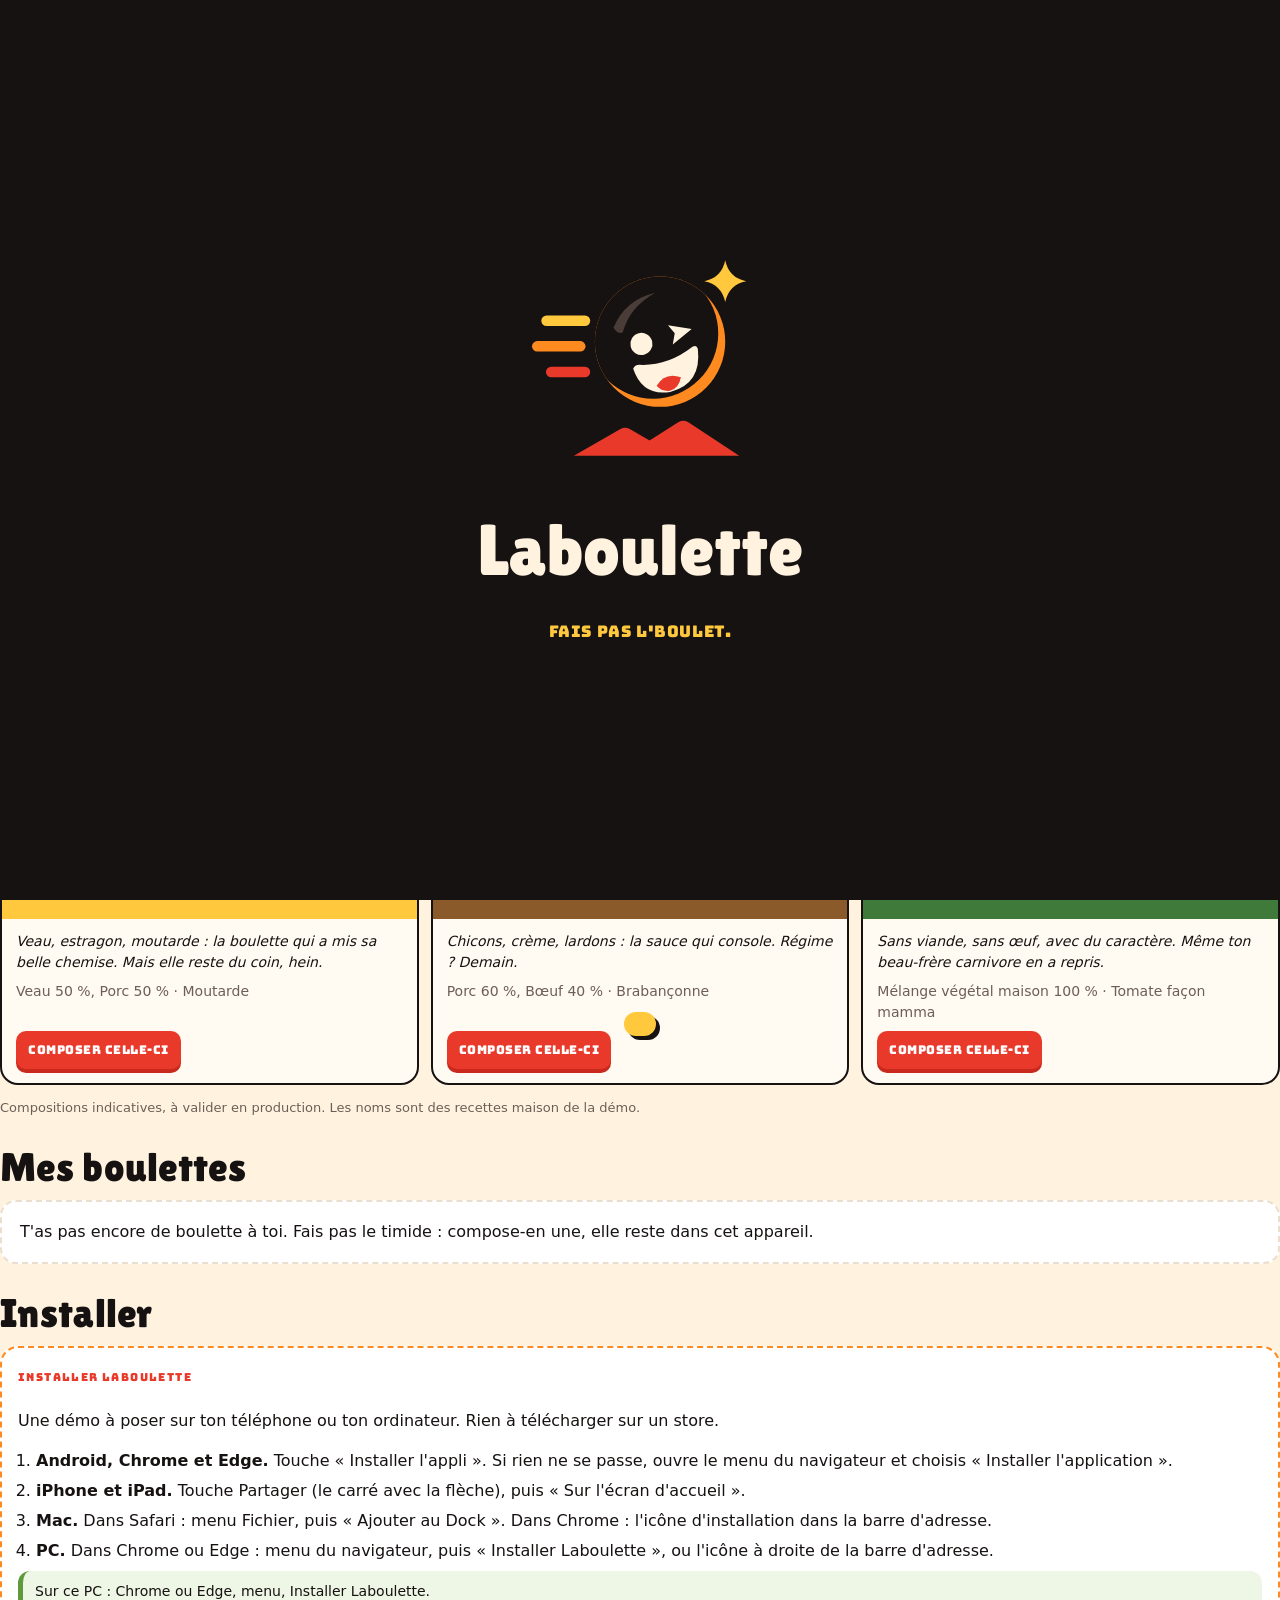
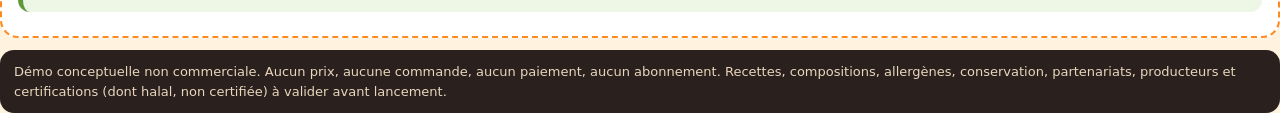
<file: app/index.html>
<!doctype html>
<html lang="fr">
<head>
<meta charset="utf-8">
<meta name="viewport" content="width=device-width,initial-scale=1,viewport-fit=cover">
<title>Laboulette — Compose ta boulette</title>
<meta name="description" content="Appli Laboulette : compose ta boulette boraine de A à Z. Prototype installable, sans commande ni prix.">
<meta name="theme-color" content="#161211">
<meta name="apple-mobile-web-app-capable" content="yes">
<meta name="mobile-web-app-capable" content="yes">
<meta name="apple-mobile-web-app-status-bar-style" content="black-translucent">
<meta name="apple-mobile-web-app-title" content="Laboulette">
<link rel="manifest" href="manifest.webmanifest">
<link rel="icon" href="icons/favicon.ico" sizes="any">
<link rel="icon" href="icons/favicon.svg" type="image/svg+xml">
<link rel="apple-touch-icon" href="icons/apple-touch-icon.png">
<link rel="stylesheet" href="css/app.css">
</head>
<body>
<a class="skip" href="#view">Aller au contenu</a>
<div id="splash" role="dialog" aria-label="Ouverture de Laboulette">
  <div>
    <img src="../logo/couleur/laboulette_symbole_couleur.svg" alt="">
    <p class="word">Laboulette</p>
    <p class="tag">Fais pas l'boulet.</p>
  </div>
</div>
<header class="top">
  <div class="bar">
    <a href="./" aria-label="Laboulette — accueil de l'appli"><img class="logo word" src="../logo/couleur-fond-fonce/laboulette_horizontal_couleur-fond-fonce.svg" alt="Laboulette"><img class="logo mark" src="../logo/couleur/laboulette_symbole_couleur.svg" alt=""></a>
    <nav aria-label="Appli">
      <a class="quiet" href="../">Le site</a>
      <a class="quiet" href="installer.html">Installer</a>
      <button type="button" class="btn small alt" data-install>Installer l'appli</button>
    </nav>
  </div>
</header>
<main class="wrap" id="view" tabindex="-1"></main>
<canvas id="confetti" aria-hidden="true"></canvas>
<div id="toast" role="status" aria-live="polite"></div>
<dialog id="renameDlg">
  <form method="dialog">
    <p class="disp" style="font-size:28px;margin-bottom:8px">Renommer</p>
    <label for="renameInput">Nouveau nom</label>
    <input id="renameInput" maxlength="60" style="display:block;width:100%;margin:8px 0 14px;padding:12px;border:2px solid #eadfce;border-radius:12px">
    <div style="display:flex;gap:8px;justify-content:flex-end">
      <button class="btn ghost" value="cancel">Annuler</button>
      <button class="btn" value="ok">Renommer</button>
    </div>
  </form>
</dialog>
<script src="js/logic.js"></script>
<script src="js/install.js"></script>
<script src="js/app.js"></script>
<script>
if ("serviceWorker" in navigator) {
  navigator.serviceWorker.register("./sw.js", {scope: "./"}).catch(function () {});
}
</script>
</body>
</html>
</file>
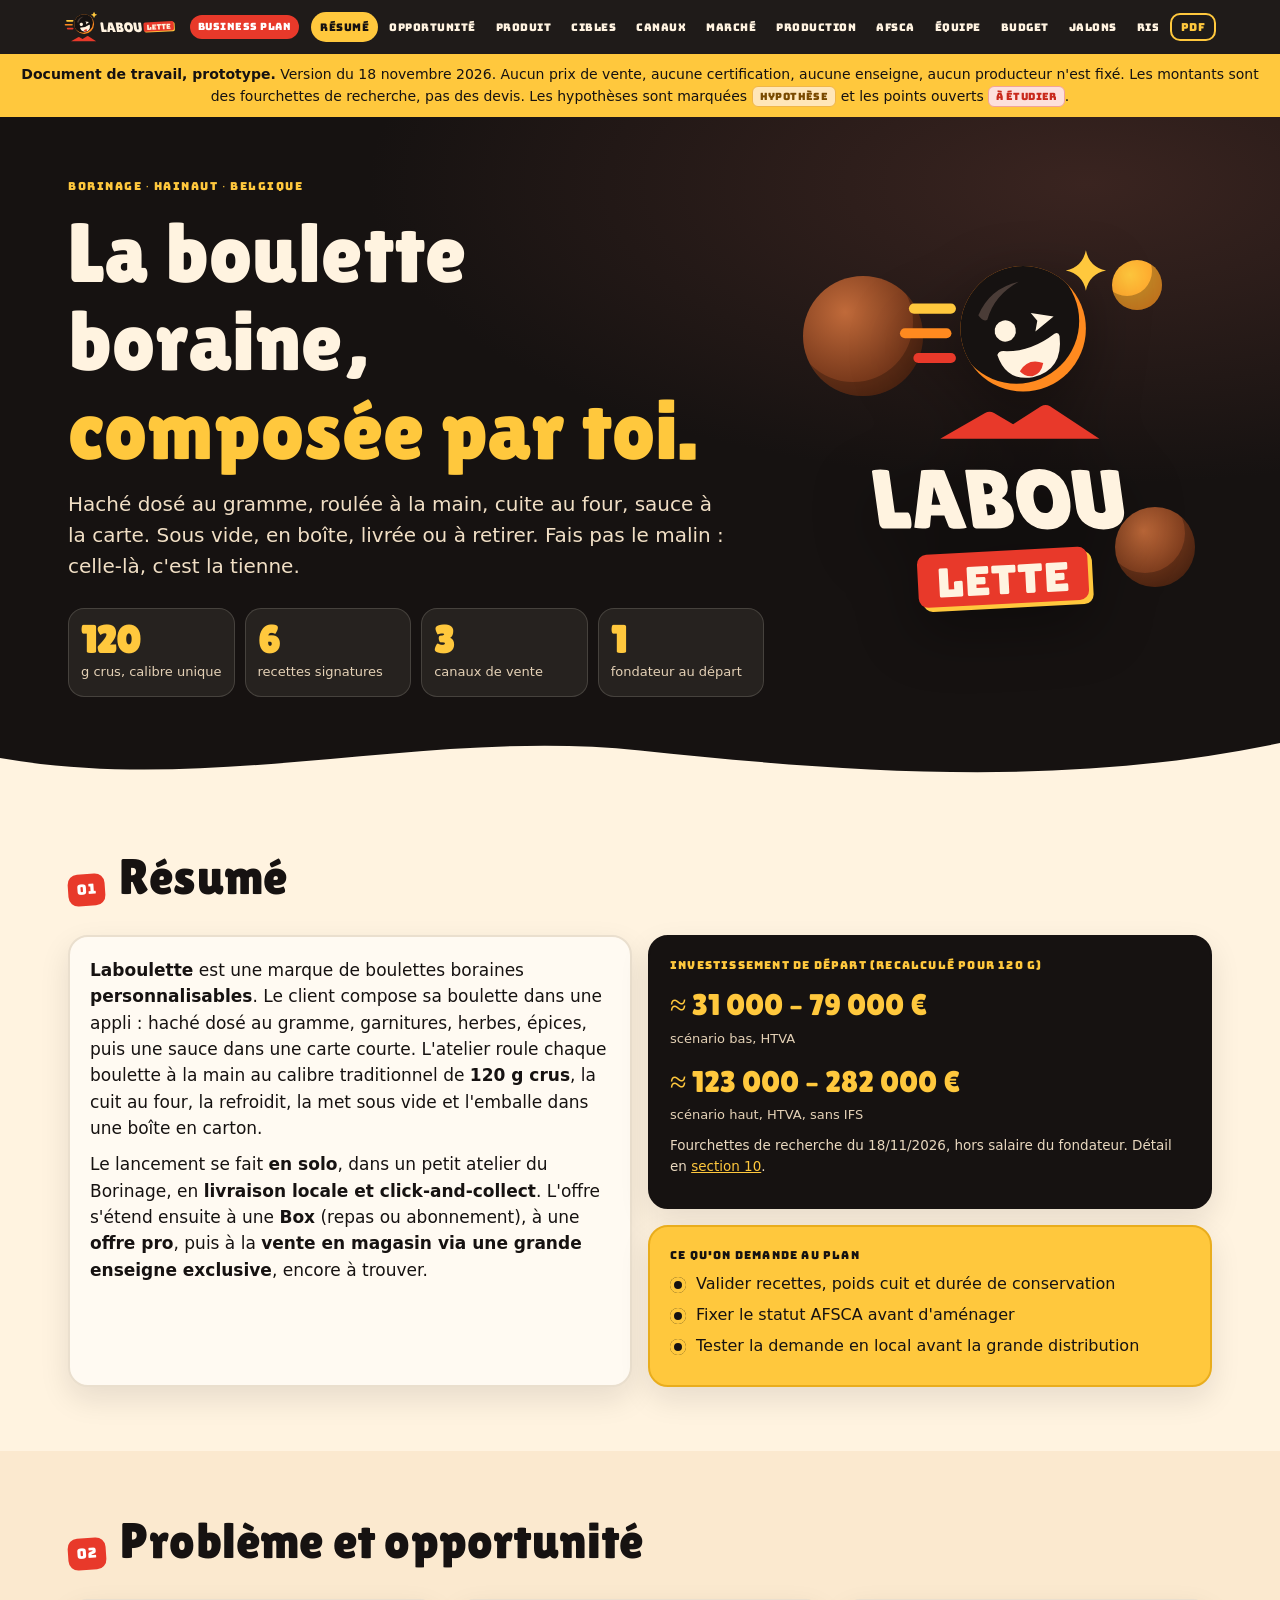
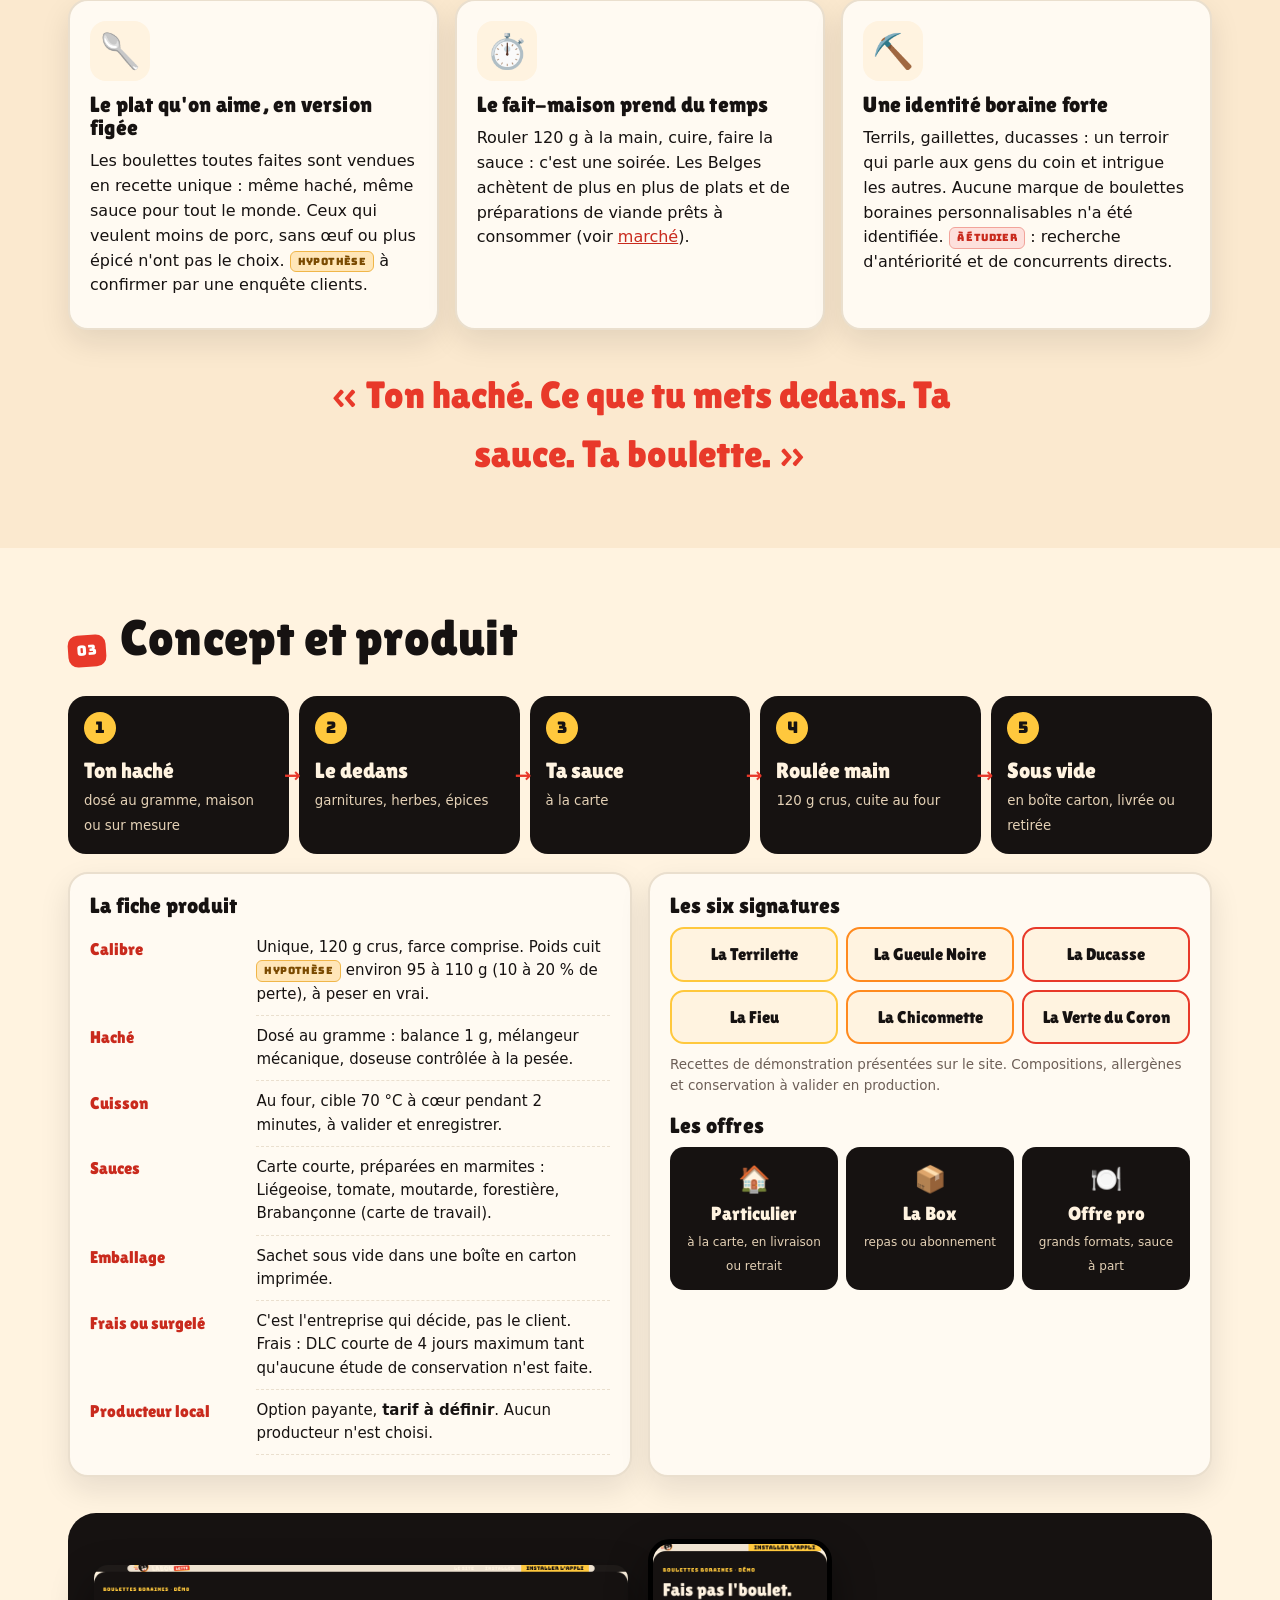
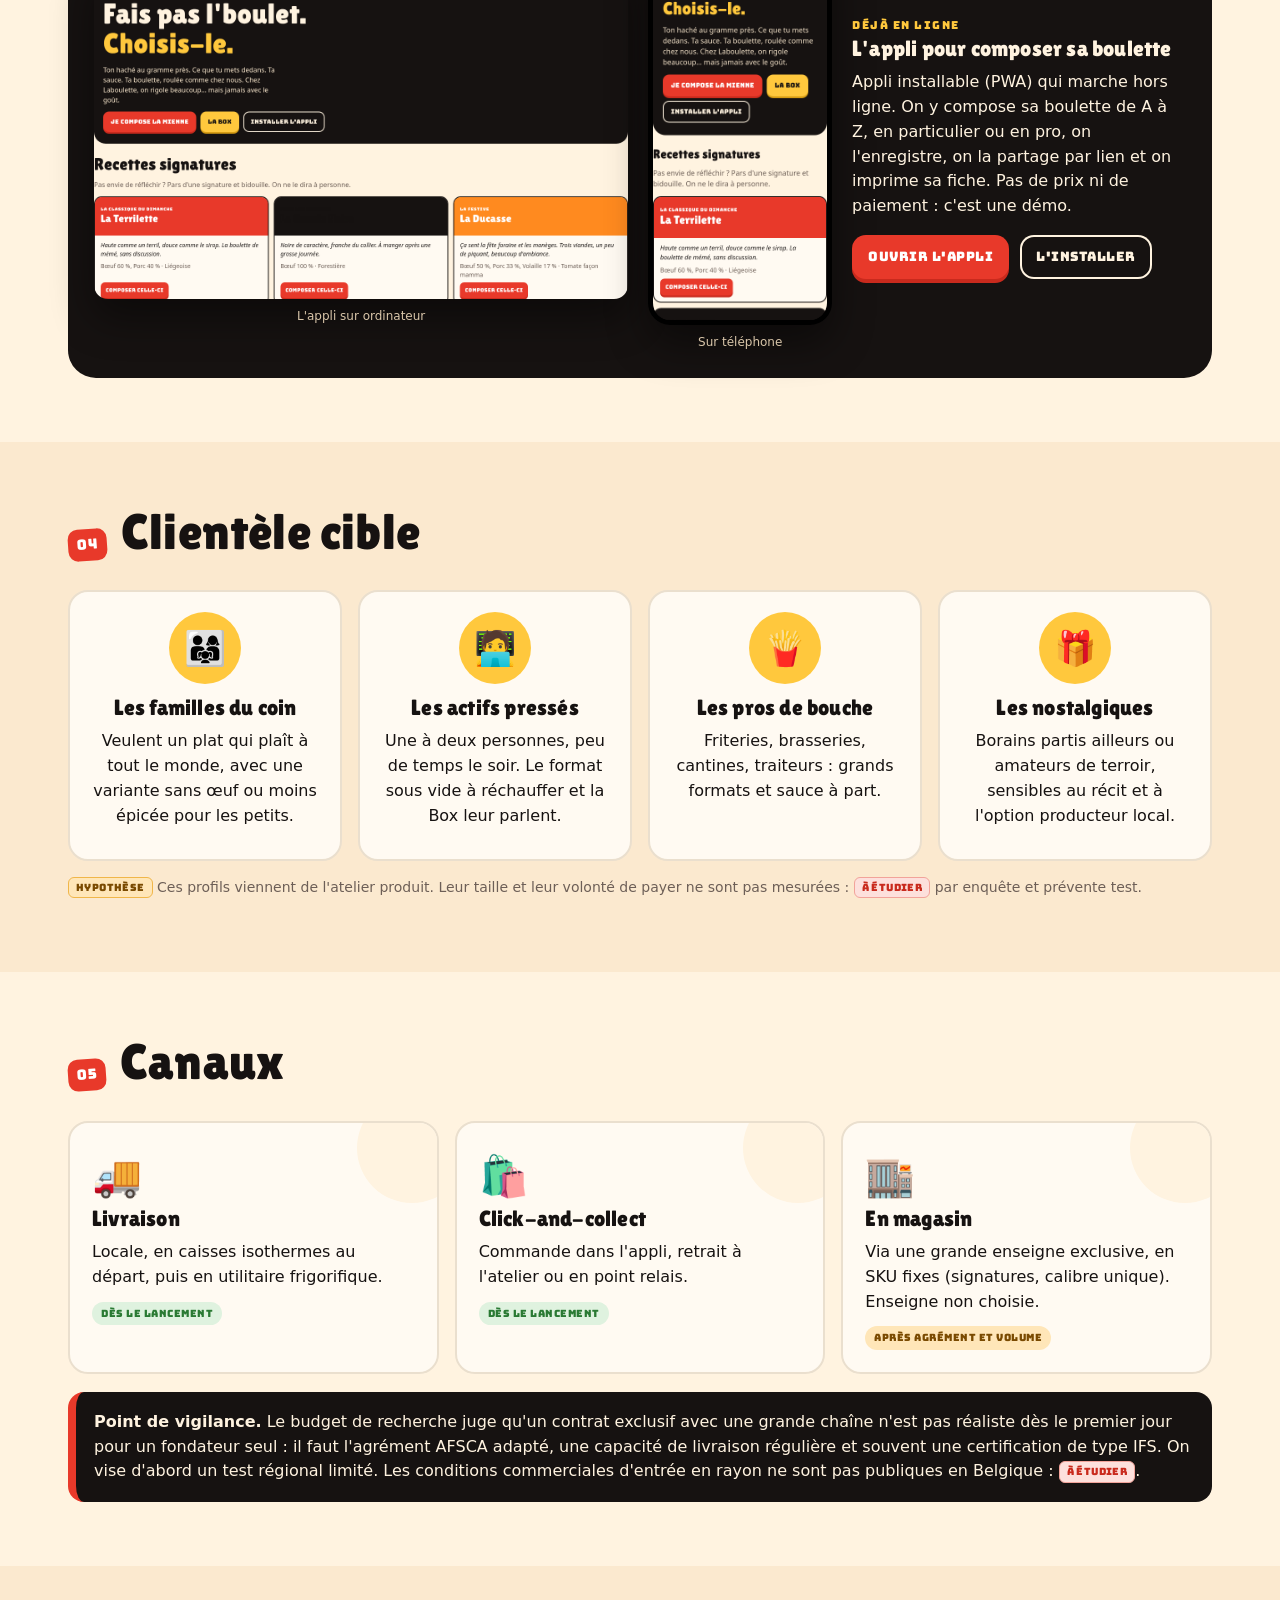
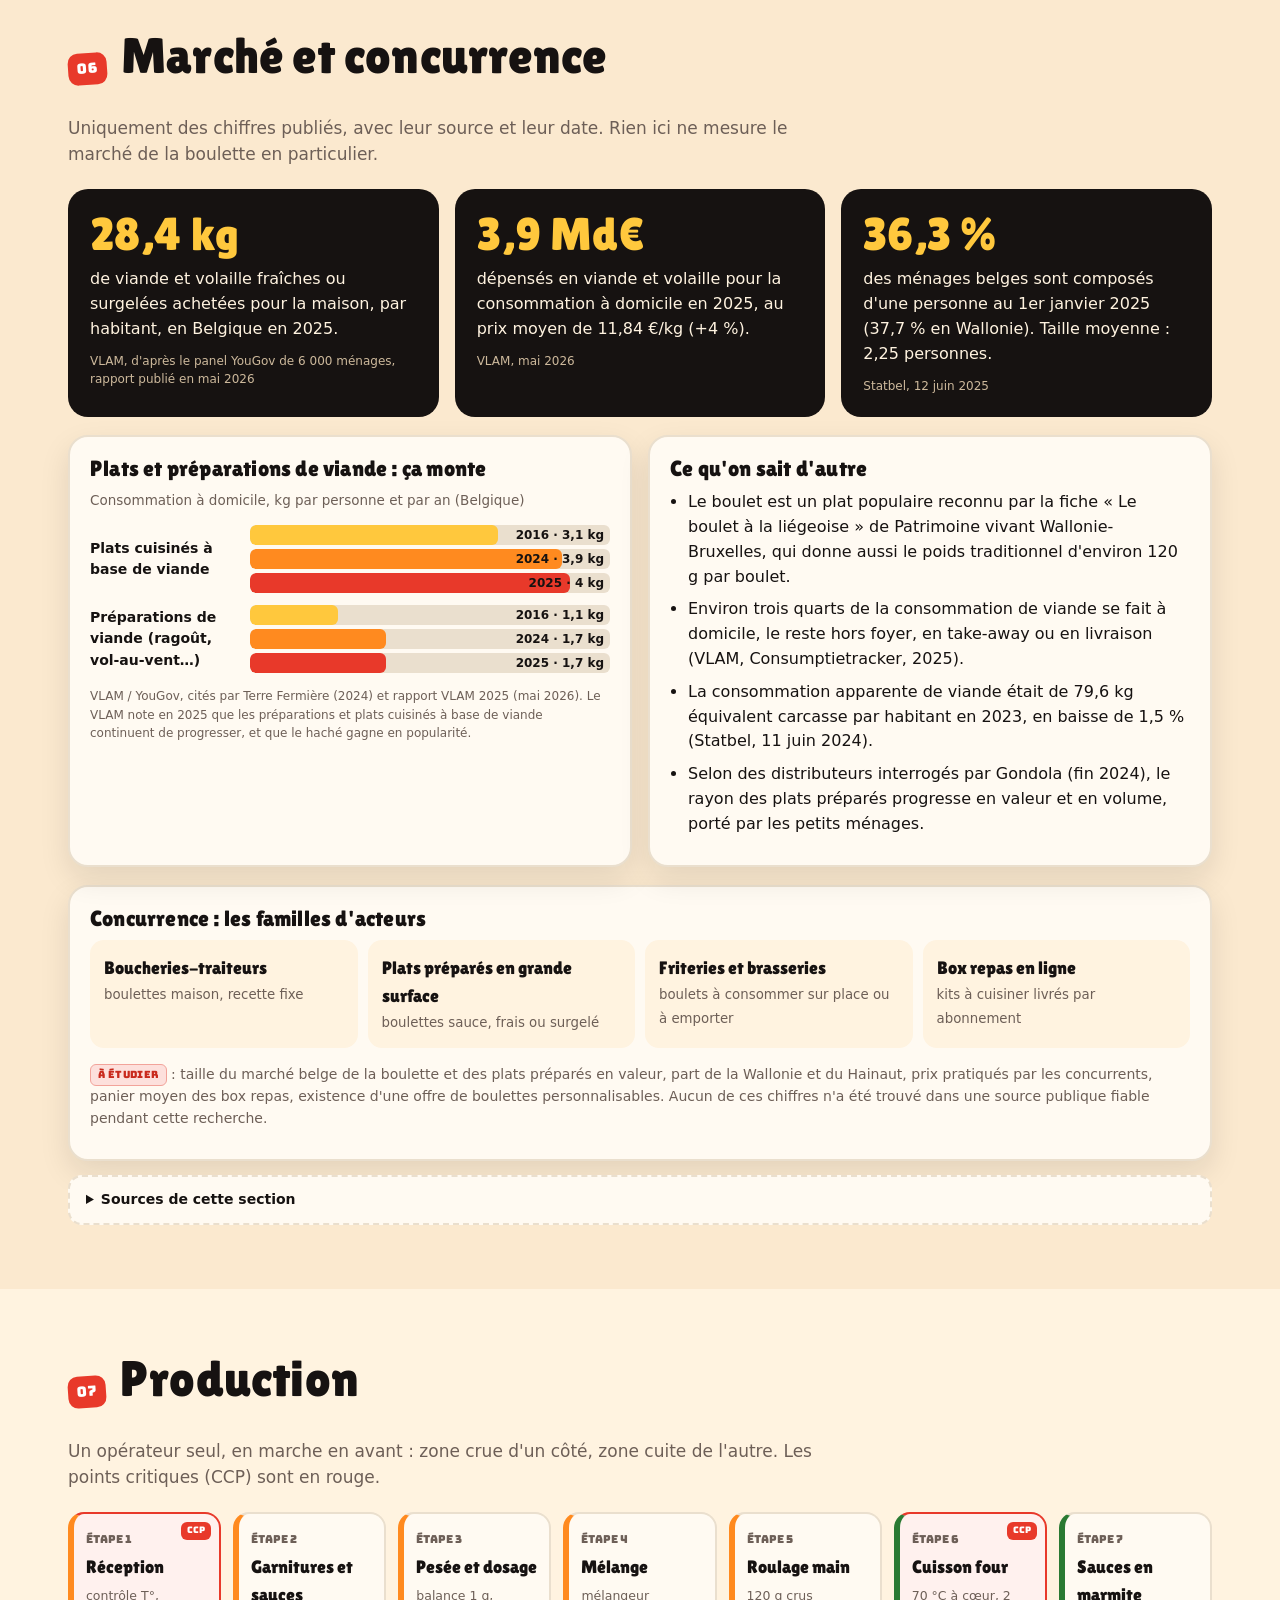
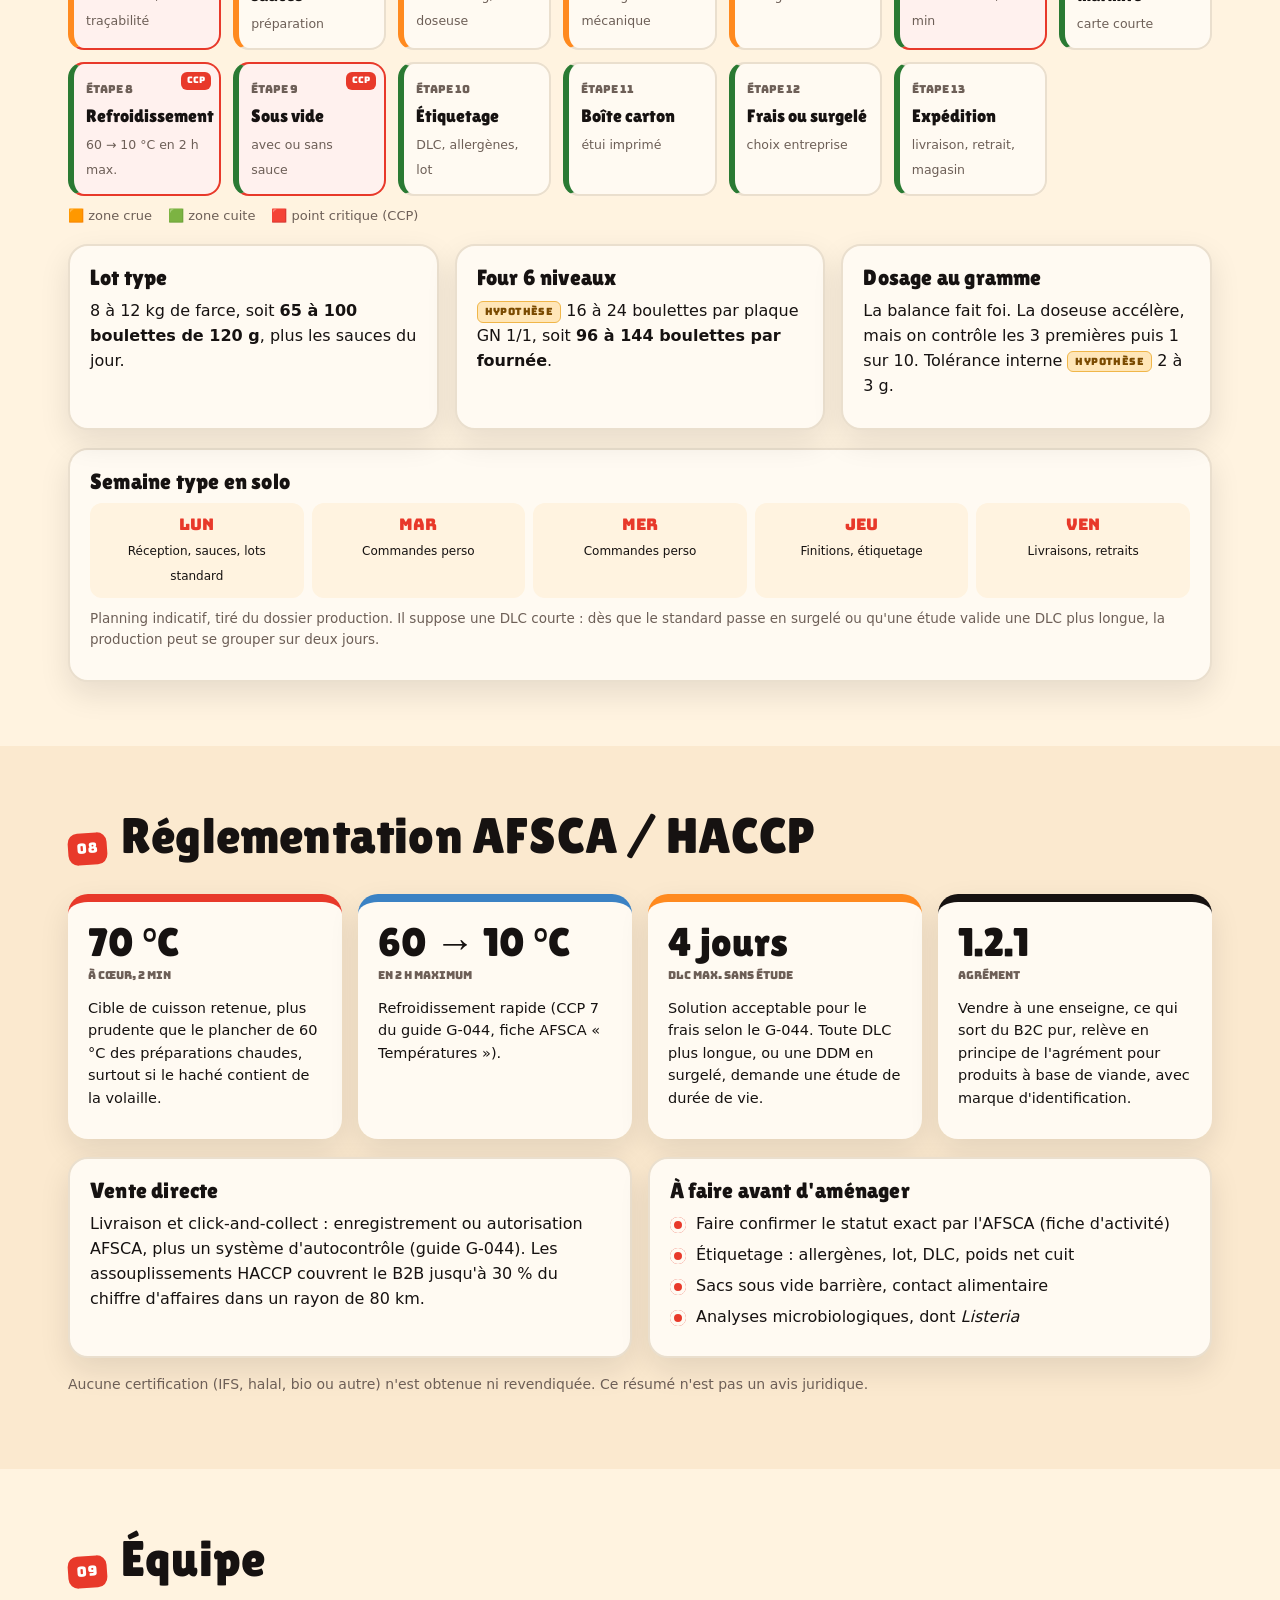
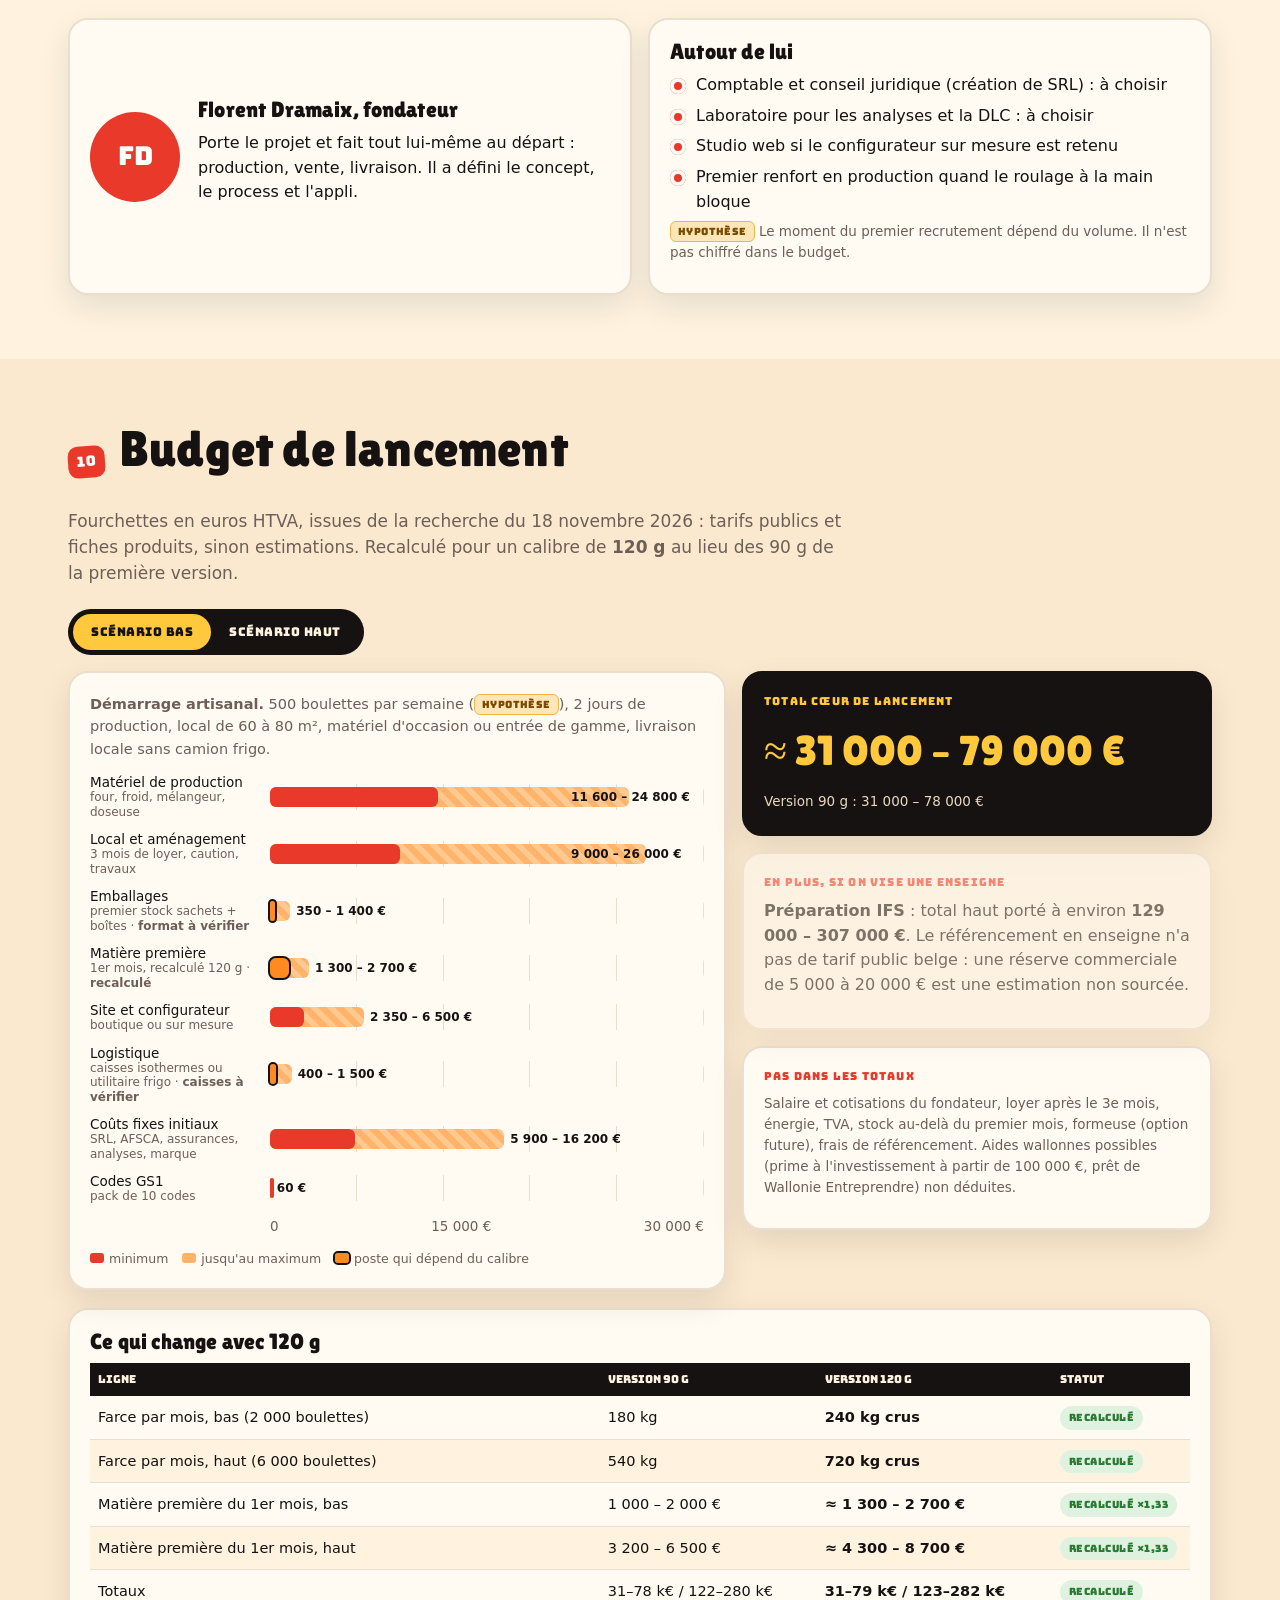
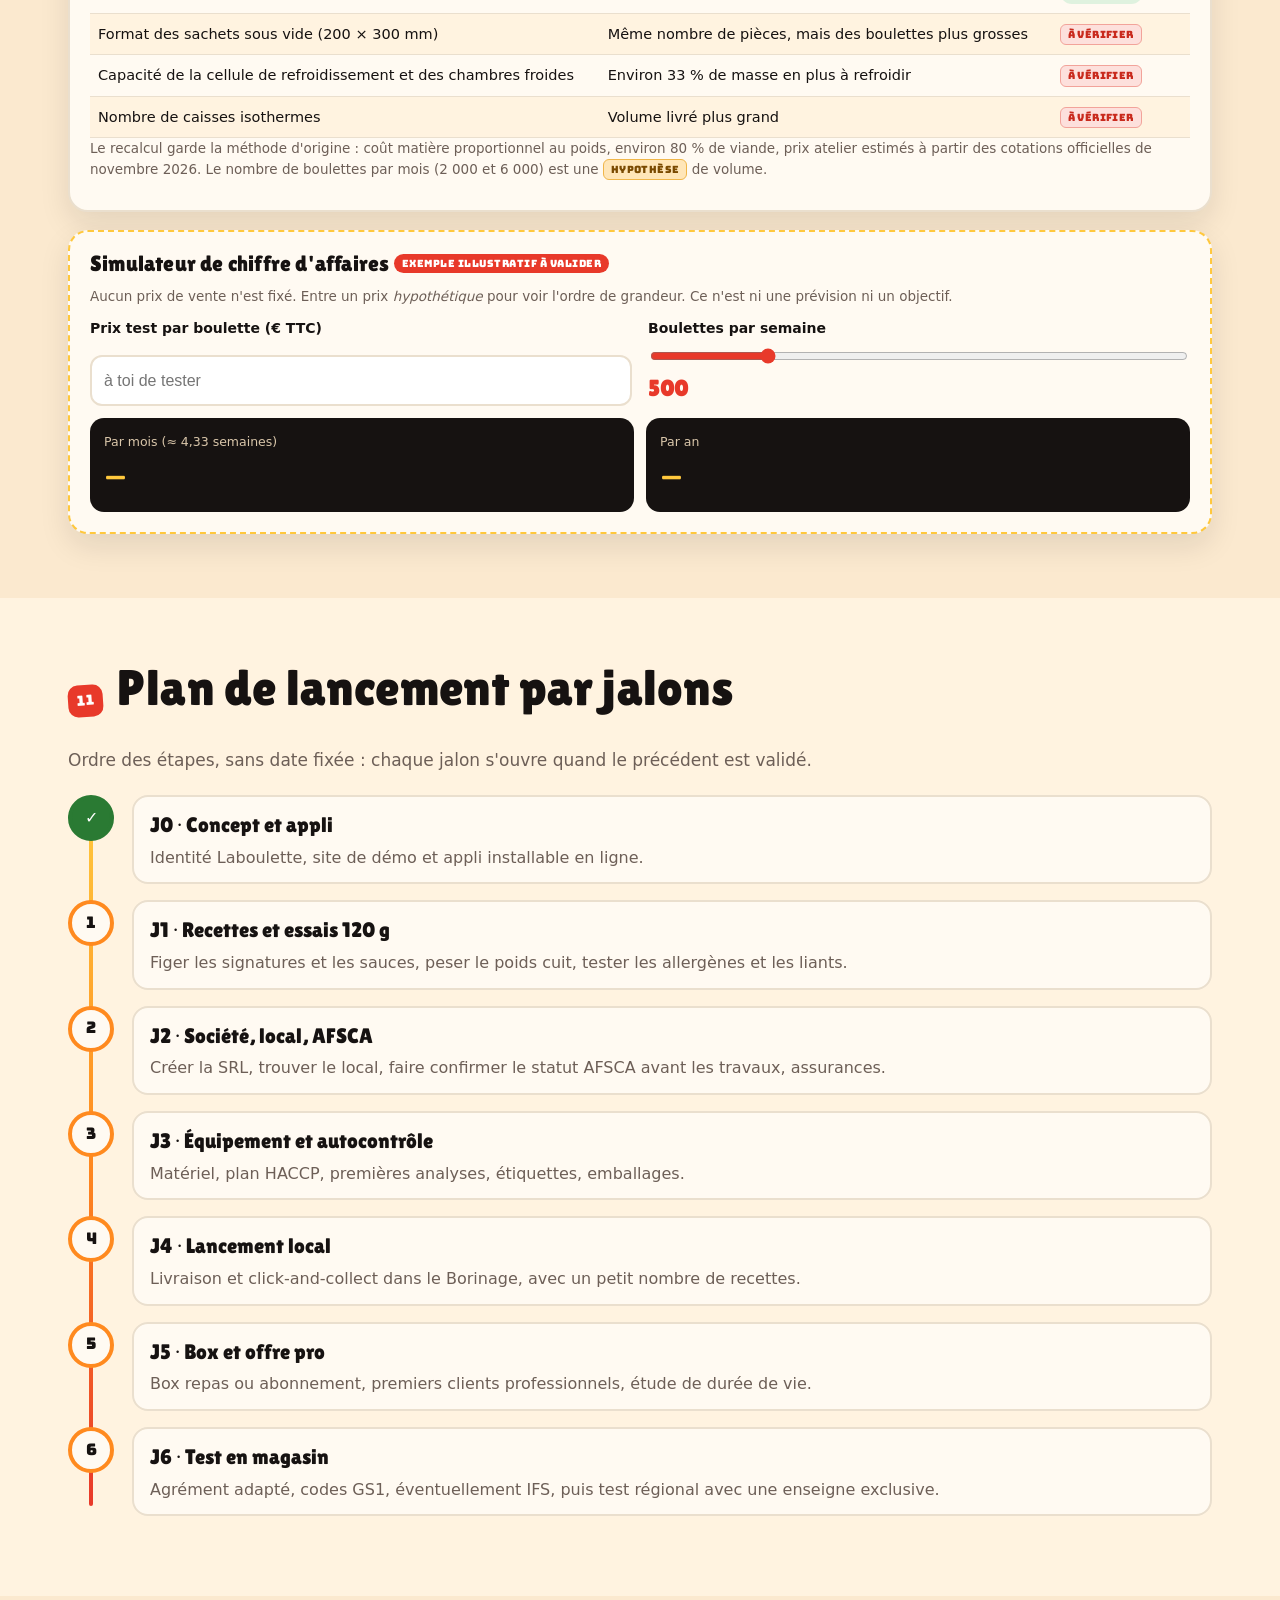
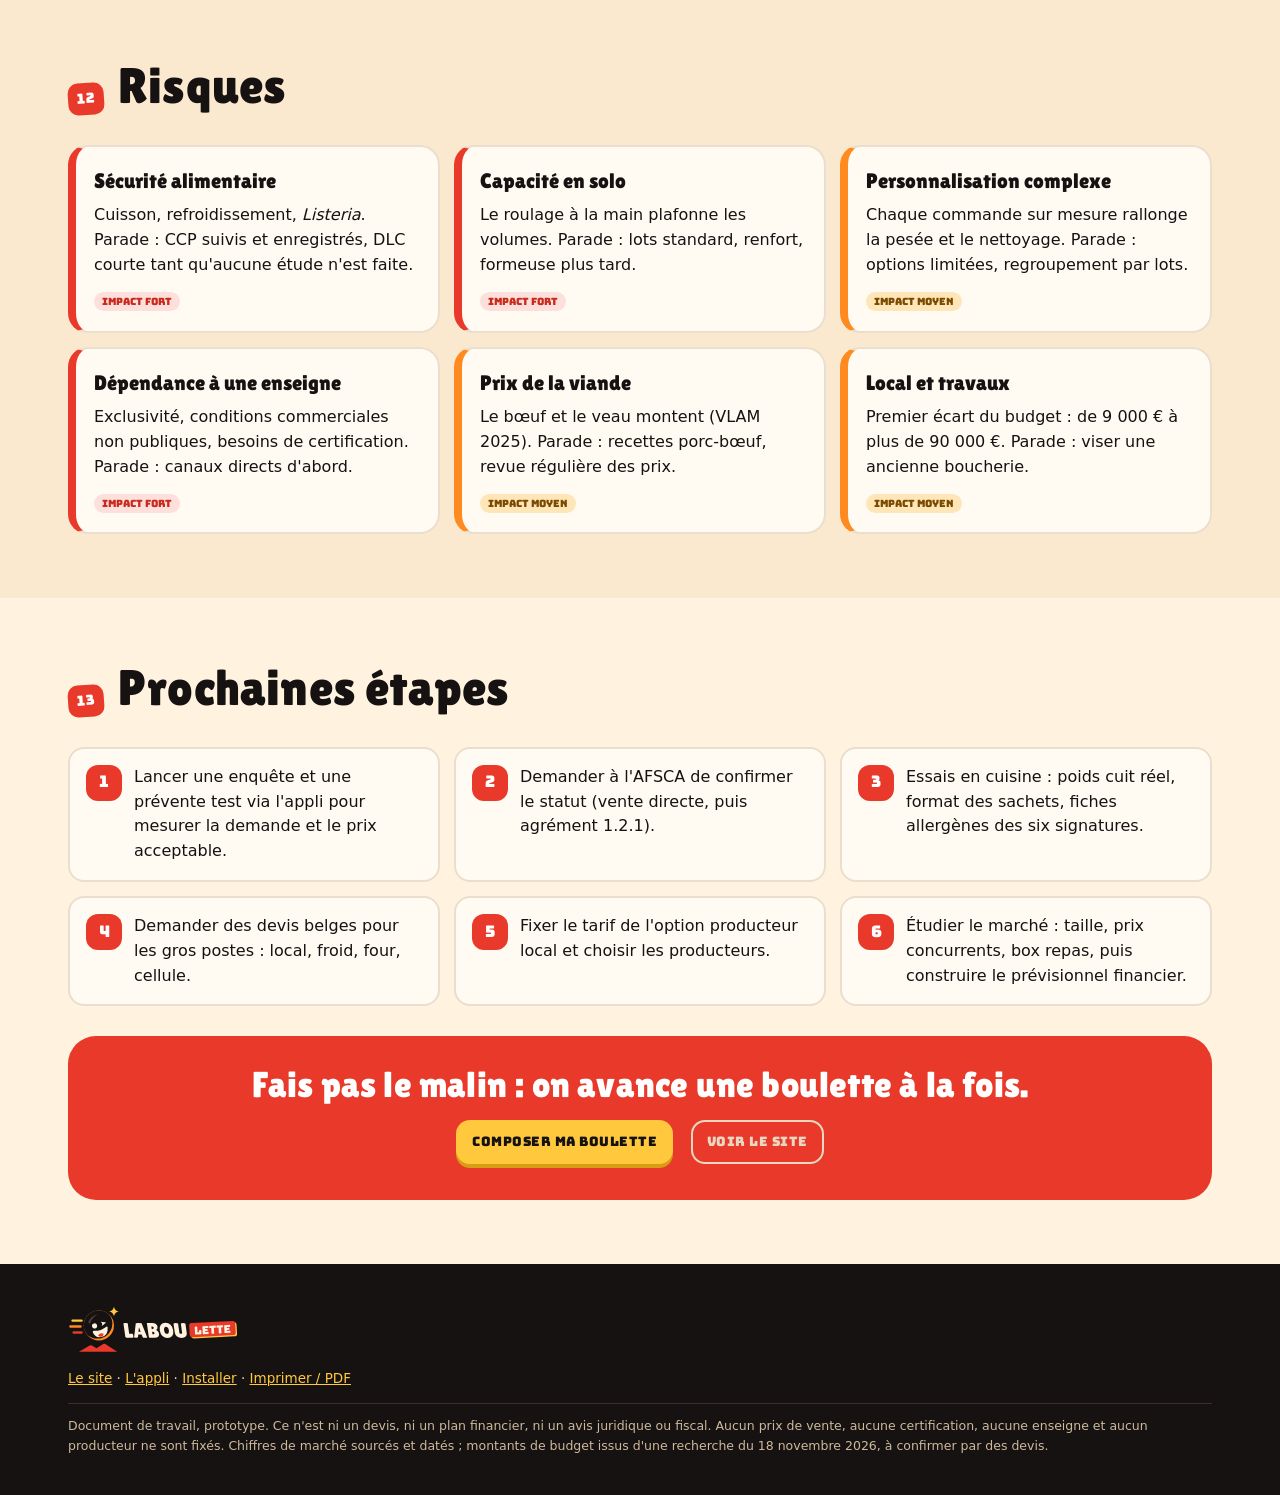
<file: business-plan/index.html>
<!doctype html>
<html lang="fr">
<head>
<meta charset="utf-8">
<meta name="viewport" content="width=device-width,initial-scale=1,viewport-fit=cover">
<title>Laboulette : business plan (document de travail)</title>
<meta name="description" content="Business plan de travail de Laboulette, boulettes boraines personnalisables. Prototype, chiffres à valider.">
<meta name="theme-color" content="#161211">
<meta name="robots" content="noindex">
<link rel="icon" href="../app/icons/favicon.svg" type="image/svg+xml">
<link rel="stylesheet" href="bp.css">
</head>
<body>
<a class="skip" href="#resume">Aller au contenu</a>
<div class="progress" aria-hidden="true"><span id="prog"></span></div>

<header class="top">
 <div class="bar">
  <a href="../" class="brand" aria-label="Laboulette, retour au site"><img src="../logo/couleur-fond-fonce/laboulette_horizontal_couleur-fond-fonce.svg" alt="Laboulette" class="logo"></a>
  <span class="tag">Business plan</span>
  <nav class="toc" id="toc" aria-label="Sommaire">
   <a href="#resume">Résumé</a><a href="#probleme">Opportunité</a><a href="#produit">Produit</a><a href="#cibles">Cibles</a><a href="#canaux">Canaux</a><a href="#marche">Marché</a><a href="#production">Production</a><a href="#afsca">AFSCA</a><a href="#equipe">Équipe</a><a href="#budget">Budget</a><a href="#jalons">Jalons</a><a href="#risques">Risques</a><a href="#suite">Suite</a>
  </nav>
  <button class="printbtn" onclick="window.print()" aria-label="Imprimer ou enregistrer en PDF">PDF</button>
 </div>
</header>

<div class="banner" role="note"><strong>Document de travail, prototype.</strong> Version du 18 novembre 2026. Aucun prix de vente, aucune certification, aucune enseigne, aucun producteur n'est fixé. Les montants sont des fourchettes de recherche, pas des devis. Les hypothèses sont marquées <span class="hyp">Hypothèse</span> et les points ouverts <span class="todo">À étudier</span>.</div>

<!-- HERO -->
<section class="hero">
 <div class="wrap hero-grid">
  <div class="hero-txt">
   <span class="eyebrow">Borinage · Hainaut · Belgique</span>
   <h1>La boulette boraine,<br><em>composée par toi.</em></h1>
   <p class="lead">Haché dosé au gramme, roulée à la main, cuite au four, sauce à la carte. Sous vide, en boîte, livrée ou à retirer. Fais pas le malin&nbsp;: celle-là, c'est la tienne.</p>
   <div class="kpis">
    <div class="kpi"><b data-count="120">120</b><span>g crus, calibre unique</span></div>
    <div class="kpi"><b data-count="6">6</b><span>recettes signatures</span></div>
    <div class="kpi"><b data-count="3">3</b><span>canaux de vente</span></div>
    <div class="kpi"><b>1</b><span>fondateur au départ</span></div>
   </div>
  </div>
  <div class="hero-vis" aria-hidden="true">
   <div class="ball b1"></div><div class="ball b2"></div><div class="ball b3"></div>
   <img src="../logo/couleur-fond-fonce/laboulette_vertical_couleur-fond-fonce.svg" alt="" class="hero-logo">
  </div>
 </div>
 <svg class="wave" viewBox="0 0 1440 80" preserveAspectRatio="none" aria-hidden="true"><path d="M0 40 C240 90 480 0 720 30 S1200 80 1440 20 V80 H0Z" fill="#fff3e0"/></svg>
</section>

<main>
<!-- 1 RESUME -->
<section id="resume" class="sec">
 <div class="wrap">
  <div class="sh"><span class="num">01</span><h2>Résumé</h2></div>
  <div class="grid g2">
   <div class="card big reveal">
    <p><strong>Laboulette</strong> est une marque de boulettes boraines <strong>personnalisables</strong>. Le client compose sa boulette dans une appli : haché dosé au gramme, garnitures, herbes, épices, puis une sauce dans une carte courte. L'atelier roule chaque boulette à la main au calibre traditionnel de <strong>120 g crus</strong>, la cuit au four, la refroidit, la met sous vide et l'emballe dans une boîte en carton.</p>
    <p>Le lancement se fait <strong>en solo</strong>, dans un petit atelier du Borinage, en <strong>livraison locale et click-and-collect</strong>. L'offre s'étend ensuite à une <strong>Box</strong> (repas ou abonnement), à une <strong>offre pro</strong>, puis à la <strong>vente en magasin via une grande enseigne exclusive</strong>, encore à trouver.</p>
   </div>
   <div class="stack">
    <div class="card dark reveal"><span class="lbl">Investissement de départ (recalculé pour 120 g)</span>
     <div class="range"><b>≈ 31 000 – 79 000 €</b><span>scénario bas, HTVA</span></div>
     <div class="range"><b>≈ 123 000 – 282 000 €</b><span>scénario haut, HTVA, sans IFS</span></div>
     <p class="small light">Fourchettes de recherche du 18/11/2026, hors salaire du fondateur. Détail en <a href="#budget">section 10</a>.</p>
    </div>
    <div class="card yellow reveal"><span class="lbl">Ce qu'on demande au plan</span>
     <ul class="ticks"><li>Valider recettes, poids cuit et durée de conservation</li><li>Fixer le statut AFSCA avant d'aménager</li><li>Tester la demande en local avant la grande distribution</li></ul>
    </div>
   </div>
  </div>
 </div>
</section>

<!-- 2 PROBLEME -->
<section id="probleme" class="sec alt">
 <div class="wrap">
  <div class="sh"><span class="num">02</span><h2>Problème et opportunité</h2></div>
  <div class="grid g3">
   <div class="card reveal"><div class="ico">🥄</div><h3>Le plat qu'on aime, en version figée</h3><p>Les boulettes toutes faites sont vendues en recette unique : même haché, même sauce pour tout le monde. Ceux qui veulent moins de porc, sans œuf ou plus épicé n'ont pas le choix. <span class="hyp">Hypothèse</span> à confirmer par une enquête clients.</p></div>
   <div class="card reveal"><div class="ico">⏱️</div><h3>Le fait-maison prend du temps</h3><p>Rouler 120 g à la main, cuire, faire la sauce : c'est une soirée. Les Belges achètent de plus en plus de plats et de préparations de viande prêts à consommer (voir <a href="#marche">marché</a>).</p></div>
   <div class="card reveal"><div class="ico">⛏️</div><h3>Une identité boraine forte</h3><p>Terrils, gaillettes, ducasses : un terroir qui parle aux gens du coin et intrigue les autres. Aucune marque de boulettes boraines personnalisables n'a été identifiée. <span class="todo">À étudier</span> : recherche d'antériorité et de concurrents directs.</p></div>
  </div>
  <div class="quote reveal">« Ton haché. Ce que tu mets dedans. Ta sauce. Ta boulette. »</div>
 </div>
</section>

<!-- 3 PRODUIT -->
<section id="produit" class="sec">
 <div class="wrap">
  <div class="sh"><span class="num">03</span><h2>Concept et produit</h2></div>
  <div class="steps reveal">
   <div class="step"><span>1</span><b>Ton haché</b><small>dosé au gramme, maison ou sur mesure</small></div>
   <div class="step"><span>2</span><b>Le dedans</b><small>garnitures, herbes, épices</small></div>
   <div class="step"><span>3</span><b>Ta sauce</b><small>à la carte</small></div>
   <div class="step"><span>4</span><b>Roulée main</b><small>120 g crus, cuite au four</small></div>
   <div class="step"><span>5</span><b>Sous vide</b><small>en boîte carton, livrée ou retirée</small></div>
  </div>
  <div class="grid g2 mt">
   <div class="card reveal">
    <h3>La fiche produit</h3>
    <table class="spec">
     <tr><th>Calibre</th><td>Unique, 120 g crus, farce comprise. Poids cuit <span class="hyp">Hypothèse</span> environ 95 à 110 g (10 à 20 % de perte), à peser en vrai.</td></tr>
     <tr><th>Haché</th><td>Dosé au gramme : balance 1 g, mélangeur mécanique, doseuse contrôlée à la pesée.</td></tr>
     <tr><th>Cuisson</th><td>Au four, cible 70 °C à cœur pendant 2 minutes, à valider et enregistrer.</td></tr>
     <tr><th>Sauces</th><td>Carte courte, préparées en marmites : Liégeoise, tomate, moutarde, forestière, Brabançonne (carte de travail).</td></tr>
     <tr><th>Emballage</th><td>Sachet sous vide dans une boîte en carton imprimée.</td></tr>
     <tr><th>Frais ou surgelé</th><td>C'est l'entreprise qui décide, pas le client. Frais : DLC courte de 4 jours maximum tant qu'aucune étude de conservation n'est faite.</td></tr>
     <tr><th>Producteur local</th><td>Option payante, <strong>tarif à définir</strong>. Aucun producteur n'est choisi.</td></tr>
    </table>
   </div>
   <div class="card reveal">
    <h3>Les six signatures</h3>
    <div class="sig">
     <div><b>La Terrilette</b></div><div><b>La Gueule Noire</b></div><div><b>La Ducasse</b></div>
     <div><b>La Fieu</b></div><div><b>La Chiconnette</b></div><div><b>La Verte du Coron</b></div>
    </div>
    <p class="small">Recettes de démonstration présentées sur le site. Compositions, allergènes et conservation à valider en production.</p>
    <h3 class="mt">Les offres</h3>
    <div class="offers">
     <div class="offer"><span>🏠</span><b>Particulier</b><small>à la carte, en livraison ou retrait</small></div>
     <div class="offer"><span>📦</span><b>La Box</b><small>repas ou abonnement</small></div>
     <div class="offer"><span>🍽️</span><b>Offre pro</b><small>grands formats, sauce à part</small></div>
    </div>
   </div>
  </div>
  <div class="appshots reveal">
   <figure class="shot desk"><img src="img/app-desktop.png" alt="L'appli Laboulette sur ordinateur : configurateur avec récapitulatif" loading="lazy" width="1280" height="800"><figcaption>L'appli sur ordinateur</figcaption></figure>
   <figure class="shot phone"><img src="img/app-mobile.png" alt="L'appli Laboulette sur téléphone" loading="lazy" width="780" height="1688"><figcaption>Sur téléphone</figcaption></figure>
   <div class="shot-txt">
    <span class="eyebrow">Déjà en ligne</span>
    <h3>L'appli pour composer sa boulette</h3>
    <p>Appli installable (PWA) qui marche hors ligne. On y compose sa boulette de A à Z, en particulier ou en pro, on l'enregistre, on la partage par lien et on imprime sa fiche. Pas de prix ni de paiement : c'est une démo.</p>
    <a class="btn" href="../app/">Ouvrir l'appli</a> <a class="btn ghost" href="../app/installer.html">L'installer</a>
   </div>
  </div>
 </div>
</section>

<!-- 4 CIBLES -->
<section id="cibles" class="sec alt">
 <div class="wrap">
  <div class="sh"><span class="num">04</span><h2>Clientèle cible</h2></div>
  <div class="grid g4">
   <div class="persona reveal"><div class="av">👨‍👩‍👧</div><h3>Les familles du coin</h3><p>Veulent un plat qui plaît à tout le monde, avec une variante sans œuf ou moins épicée pour les petits.</p></div>
   <div class="persona reveal"><div class="av">🧑‍💻</div><h3>Les actifs pressés</h3><p>Une à deux personnes, peu de temps le soir. Le format sous vide à réchauffer et la Box leur parlent.</p></div>
   <div class="persona reveal"><div class="av">🍟</div><h3>Les pros de bouche</h3><p>Friteries, brasseries, cantines, traiteurs : grands formats et sauce à part.</p></div>
   <div class="persona reveal"><div class="av">🎁</div><h3>Les nostalgiques</h3><p>Borains partis ailleurs ou amateurs de terroir, sensibles au récit et à l'option producteur local.</p></div>
  </div>
  <p class="note reveal"><span class="hyp">Hypothèse</span> Ces profils viennent de l'atelier produit. Leur taille et leur volonté de payer ne sont pas mesurées : <span class="todo">À étudier</span> par enquête et prévente test.</p>
 </div>
</section>

<!-- 5 CANAUX -->
<section id="canaux" class="sec">
 <div class="wrap">
  <div class="sh"><span class="num">05</span><h2>Canaux</h2></div>
  <div class="channels">
   <div class="ch reveal"><div class="chi">🚚</div><h3>Livraison</h3><p>Locale, en caisses isothermes au départ, puis en utilitaire frigorifique.</p><span class="pill go">Dès le lancement</span></div>
   <div class="ch reveal"><div class="chi">🛍️</div><h3>Click-and-collect</h3><p>Commande dans l'appli, retrait à l'atelier ou en point relais.</p><span class="pill go">Dès le lancement</span></div>
   <div class="ch reveal"><div class="chi">🏬</div><h3>En magasin</h3><p>Via une grande enseigne exclusive, en SKU fixes (signatures, calibre unique). Enseigne non choisie.</p><span class="pill later">Après agrément et volume</span></div>
  </div>
  <div class="callout reveal"><b>Point de vigilance.</b> Le budget de recherche juge qu'un contrat exclusif avec une grande chaîne n'est pas réaliste dès le premier jour pour un fondateur seul : il faut l'agrément AFSCA adapté, une capacité de livraison régulière et souvent une certification de type IFS. On vise d'abord un test régional limité. Les conditions commerciales d'entrée en rayon ne sont pas publiques en Belgique : <span class="todo">À étudier</span>.</div>
 </div>
</section>

<!-- 6 MARCHE -->
<section id="marche" class="sec alt">
 <div class="wrap">
  <div class="sh"><span class="num">06</span><h2>Marché et concurrence</h2></div>
  <p class="intro">Uniquement des chiffres publiés, avec leur source et leur date. Rien ici ne mesure le marché de la boulette en particulier.</p>
  <div class="grid g3">
   <div class="stat reveal"><b><span data-count="28.4" data-dec="1">28,4</span> kg</b><p>de viande et volaille fraîches ou surgelées achetées pour la maison, par habitant, en Belgique en 2025.</p><cite>VLAM, d'après le panel YouGov de 6 000 ménages, rapport publié en mai 2026</cite></div>
   <div class="stat reveal"><b><span data-count="3.9" data-dec="1">3,9</span> Md€</b><p>dépensés en viande et volaille pour la consommation à domicile en 2025, au prix moyen de 11,84 €/kg (+4 %).</p><cite>VLAM, mai 2026</cite></div>
   <div class="stat reveal"><b><span data-count="36.3" data-dec="1">36,3</span> %</b><p>des ménages belges sont composés d'une personne au 1er janvier 2025 (37,7 % en Wallonie). Taille moyenne : 2,25 personnes.</p><cite>Statbel, 12 juin 2025</cite></div>
  </div>
  <div class="grid g2 mt">
   <div class="card reveal">
    <h3>Plats et préparations de viande : ça monte</h3>
    <p class="small">Consommation à domicile, kg par personne et par an (Belgique)</p>
    <div class="bars" id="trend"></div>
    <cite>VLAM / YouGov, cités par Terre Fermière (2024) et rapport VLAM 2025 (mai 2026). Le VLAM note en 2025 que les préparations et plats cuisinés à base de viande continuent de progresser, et que le haché gagne en popularité.</cite>
   </div>
   <div class="card reveal">
    <h3>Ce qu'on sait d'autre</h3>
    <ul class="facts">
     <li>Le boulet est un plat populaire reconnu par la fiche « Le boulet à la liégeoise » de Patrimoine vivant Wallonie-Bruxelles, qui donne aussi le poids traditionnel d'environ 120 g par boulet.</li>
     <li>Environ trois quarts de la consommation de viande se fait à domicile, le reste hors foyer, en take-away ou en livraison (VLAM, Consumptietracker, 2025).</li>
     <li>La consommation apparente de viande était de 79,6 kg équivalent carcasse par habitant en 2023, en baisse de 1,5 % (Statbel, 11 juin 2024).</li>
     <li>Selon des distributeurs interrogés par Gondola (fin 2024), le rayon des plats préparés progresse en valeur et en volume, porté par les petits ménages.</li>
    </ul>
   </div>
  </div>
  <div class="card reveal mt">
   <h3>Concurrence : les familles d'acteurs</h3>
   <div class="comp">
    <div><b>Boucheries-traiteurs</b><small>boulettes maison, recette fixe</small></div>
    <div><b>Plats préparés en grande surface</b><small>boulettes sauce, frais ou surgelé</small></div>
    <div><b>Friteries et brasseries</b><small>boulets à consommer sur place ou à emporter</small></div>
    <div><b>Box repas en ligne</b><small>kits à cuisiner livrés par abonnement</small></div>
   </div>
   <p class="note"><span class="todo">À étudier</span> : taille du marché belge de la boulette et des plats préparés en valeur, part de la Wallonie et du Hainaut, prix pratiqués par les concurrents, panier moyen des box repas, existence d'une offre de boulettes personnalisables. Aucun de ces chiffres n'a été trouvé dans une source publique fiable pendant cette recherche.</p>
  </div>
  <details class="src reveal"><summary>Sources de cette section</summary>
   <ul>
    <li>VLAM, <a href="https://www.vlaanderen.be/vlam/sites/default/files/publications/2026-05/VLAM-rapport%20-%20verbruik%20van%20vlees%20en%20gevogelte%20in%20Belgi%C3%AB%20in%202025.pdf">Vlees &amp; gevogelteverbruik in België in 2025</a>, mai 2026</li>
    <li>Terre Fermière, <a href="https://www.terrefermiere.be/conso/hausse-de-la-consommation-a-domicile-de-viande-et-de-volaille-en-2024/">Hausse de la consommation à domicile de viande en 2024</a></li>
    <li>Statbel, <a href="https://statbel.fgov.be/en/news/belgium-had-36-one-person-households-01-january-2025">Belgium had 36% one-person households on 01 January 2025</a>, 12 juin 2025</li>
    <li>Statbel, <a href="https://statbel.fgov.be/fr/themes/agriculture-peche/bilans-dapprovisionnement">Bilans d'approvisionnement</a>, 11 juin 2024</li>
    <li>Gondola, <a href="https://www.gondola.be/fr/news/les-plats-prepares-et-les-retailers-sont-prets-pour-2025">Les plats préparés (et les retailers) sont prêts pour 2025</a></li>
    <li>Patrimoine vivant Wallonie-Bruxelles, <a href="https://www.patrimoinevivantwalloniebruxelles.be/patrimoines/pratiques/fiche_pratiques/?n=8">Le boulet à la liégeoise</a></li>
   </ul>
  </details>
 </div>
</section>

<!-- 7 PRODUCTION -->
<section id="production" class="sec">
 <div class="wrap">
  <div class="sh"><span class="num">07</span><h2>Production</h2></div>
  <p class="intro">Un opérateur seul, en marche en avant : zone crue d'un côté, zone cuite de l'autre. Les points critiques (CCP) sont en rouge.</p>
  <div class="flow reveal" id="flow"></div>
  <div class="grid g3 mt">
   <div class="card reveal"><h3>Lot type</h3><p>8 à 12 kg de farce, soit <strong>65 à 100 boulettes de 120 g</strong>, plus les sauces du jour.</p></div>
   <div class="card reveal"><h3>Four 6 niveaux</h3><p><span class="hyp">Hypothèse</span> 16 à 24 boulettes par plaque GN 1/1, soit <strong>96 à 144 boulettes par fournée</strong>.</p></div>
   <div class="card reveal"><h3>Dosage au gramme</h3><p>La balance fait foi. La doseuse accélère, mais on contrôle les 3 premières puis 1 sur 10. Tolérance interne <span class="hyp">Hypothèse</span> 2 à 3 g.</p></div>
  </div>
  <div class="card reveal mt">
   <h3>Semaine type en solo</h3>
   <div class="week">
    <div><b>Lun</b><small>Réception, sauces, lots standard</small></div>
    <div><b>Mar</b><small>Commandes perso</small></div>
    <div><b>Mer</b><small>Commandes perso</small></div>
    <div><b>Jeu</b><small>Finitions, étiquetage</small></div>
    <div><b>Ven</b><small>Livraisons, retraits</small></div>
   </div>
   <p class="small">Planning indicatif, tiré du dossier production. Il suppose une DLC courte : dès que le standard passe en surgelé ou qu'une étude valide une DLC plus longue, la production peut se grouper sur deux jours.</p>
  </div>
 </div>
</section>

<!-- 8 AFSCA -->
<section id="afsca" class="sec alt">
 <div class="wrap">
  <div class="sh"><span class="num">08</span><h2>Réglementation AFSCA / HACCP</h2></div>
  <div class="grid g4">
   <div class="temp reveal"><b>70 °C</b><span>à cœur, 2 min</span><p>Cible de cuisson retenue, plus prudente que le plancher de 60 °C des préparations chaudes, surtout si le haché contient de la volaille.</p></div>
   <div class="temp reveal"><b>60 → 10 °C</b><span>en 2 h maximum</span><p>Refroidissement rapide (CCP 7 du guide G-044, fiche AFSCA « Températures »).</p></div>
   <div class="temp reveal"><b>4 jours</b><span>DLC max. sans étude</span><p>Solution acceptable pour le frais selon le G-044. Toute DLC plus longue, ou une DDM en surgelé, demande une étude de durée de vie.</p></div>
   <div class="temp reveal"><b>1.2.1</b><span>agrément</span><p>Vendre à une enseigne, ce qui sort du B2C pur, relève en principe de l'agrément pour produits à base de viande, avec marque d'identification.</p></div>
  </div>
  <div class="grid g2 mt">
   <div class="card reveal"><h3>Vente directe</h3><p>Livraison et click-and-collect : enregistrement ou autorisation AFSCA, plus un système d'autocontrôle (guide G-044). Les assouplissements HACCP couvrent le B2B jusqu'à 30 % du chiffre d'affaires dans un rayon de 80 km.</p></div>
   <div class="card reveal"><h3>À faire avant d'aménager</h3><ul class="ticks"><li>Faire confirmer le statut exact par l'AFSCA (fiche d'activité)</li><li>Étiquetage : allergènes, lot, DLC, poids net cuit</li><li>Sacs sous vide barrière, contact alimentaire</li><li>Analyses microbiologiques, dont <i>Listeria</i></li></ul></div>
  </div>
  <p class="note reveal">Aucune certification (IFS, halal, bio ou autre) n'est obtenue ni revendiquée. Ce résumé n'est pas un avis juridique.</p>
 </div>
</section>

<!-- 9 EQUIPE -->
<section id="equipe" class="sec">
 <div class="wrap">
  <div class="sh"><span class="num">09</span><h2>Équipe</h2></div>
  <div class="grid g2">
   <div class="card founder reveal"><div class="av big">FD</div><div><h3>Florent Dramaix, fondateur</h3><p>Porte le projet et fait tout lui-même au départ : production, vente, livraison. Il a défini le concept, le process et l'appli.</p></div></div>
   <div class="card reveal"><h3>Autour de lui</h3>
    <ul class="ticks"><li>Comptable et conseil juridique (création de SRL) : à choisir</li><li>Laboratoire pour les analyses et la DLC : à choisir</li><li>Studio web si le configurateur sur mesure est retenu</li><li>Premier renfort en production quand le roulage à la main bloque</li></ul>
    <p class="small"><span class="hyp">Hypothèse</span> Le moment du premier recrutement dépend du volume. Il n'est pas chiffré dans le budget.</p></div>
  </div>
 </div>
</section>

<!-- 10 BUDGET -->
<section id="budget" class="sec alt">
 <div class="wrap">
  <div class="sh"><span class="num">10</span><h2>Budget de lancement</h2></div>
  <p class="intro">Fourchettes en euros HTVA, issues de la recherche du 18 novembre 2026 : tarifs publics et fiches produits, sinon estimations. Recalculé pour un calibre de <strong>120 g</strong> au lieu des 90 g de la première version.</p>
  <div class="switch reveal" role="tablist" aria-label="Scénario">
   <button role="tab" aria-selected="true" data-sc="bas" class="on">Scénario bas</button>
   <button role="tab" aria-selected="false" data-sc="haut">Scénario haut</button>
  </div>
  <div class="grid g2b">
   <div class="card reveal">
    <div id="sc-desc" class="scdesc"></div>
    <div class="chart" id="chart" role="img" aria-label="Graphique des fourchettes de budget par poste"></div>
    <div class="legend"><span><i class="lmin"></i>minimum</span><span><i class="lmax"></i>jusqu'au maximum</span><span><i class="lchg"></i>poste qui dépend du calibre</span></div>
   </div>
   <div class="stack">
    <div class="card dark total reveal"><span class="lbl">Total cœur de lancement</span><b id="tot">≈ 31 000 – 79 000 €</b><span class="small light" id="tot-old"></span></div>
    <div class="card reveal" id="ifs-card"><span class="lbl">En plus, si on vise une enseigne</span>
     <p><strong>Préparation IFS</strong> : total haut porté à environ <strong>129 000 – 307 000 €</strong>. Le référencement en enseigne n'a pas de tarif public belge : une réserve commerciale de 5 000 à 20 000 € est une estimation non sourcée.</p></div>
    <div class="card reveal"><span class="lbl">Pas dans les totaux</span>
     <p class="small">Salaire et cotisations du fondateur, loyer après le 3e mois, énergie, TVA, stock au-delà du premier mois, formeuse (option future), frais de référencement. Aides wallonnes possibles (prime à l'investissement à partir de 100 000 €, prêt de Wallonie Entreprendre) non déduites.</p></div>
   </div>
  </div>

  <div class="card reveal mt">
   <h3>Ce qui change avec 120 g</h3>
   <table class="tbl">
    <thead><tr><th>Ligne</th><th>Version 90 g</th><th>Version 120 g</th><th>Statut</th></tr></thead>
    <tbody>
     <tr><td>Farce par mois, bas (2 000 boulettes)</td><td>180 kg</td><td><b>240 kg crus</b></td><td><span class="pill go">Recalculé</span></td></tr>
     <tr><td>Farce par mois, haut (6 000 boulettes)</td><td>540 kg</td><td><b>720 kg crus</b></td><td><span class="pill go">Recalculé</span></td></tr>
     <tr><td>Matière première du 1er mois, bas</td><td>1 000 – 2 000 €</td><td><b>≈ 1 300 – 2 700 €</b></td><td><span class="pill go">Recalculé ×1,33</span></td></tr>
     <tr><td>Matière première du 1er mois, haut</td><td>3 200 – 6 500 €</td><td><b>≈ 4 300 – 8 700 €</b></td><td><span class="pill go">Recalculé ×1,33</span></td></tr>
     <tr><td>Totaux</td><td>31–78 k€ / 122–280 k€</td><td><b>31–79 k€ / 123–282 k€</b></td><td><span class="pill go">Recalculé</span></td></tr>
     <tr><td>Format des sachets sous vide (200 × 300 mm)</td><td colspan="2">Même nombre de pièces, mais des boulettes plus grosses</td><td><span class="todo">À vérifier</span></td></tr>
     <tr><td>Capacité de la cellule de refroidissement et des chambres froides</td><td colspan="2">Environ 33 % de masse en plus à refroidir</td><td><span class="todo">À vérifier</span></td></tr>
     <tr><td>Nombre de caisses isothermes</td><td colspan="2">Volume livré plus grand</td><td><span class="todo">À vérifier</span></td></tr>
    </tbody>
   </table>
   <p class="small">Le recalcul garde la méthode d'origine : coût matière proportionnel au poids, environ 80 % de viande, prix atelier estimés à partir des cotations officielles de novembre 2026. Le nombre de boulettes par mois (2 000 et 6 000) est une <span class="hyp">Hypothèse</span> de volume.</p>
  </div>

  <div class="card reveal mt sim">
   <h3>Simulateur de chiffre d'affaires <span class="tagx">Exemple illustratif à valider</span></h3>
   <p class="small">Aucun prix de vente n'est fixé. Entre un prix <em>hypothétique</em> pour voir l'ordre de grandeur. Ce n'est ni une prévision ni un objectif.</p>
   <div class="simrow">
    <label>Prix test par boulette (€ TTC)<input type="number" id="px" min="0" step="0.1" placeholder="à toi de tester"></label>
    <label>Boulettes par semaine<input type="range" id="vol" min="100" max="2000" step="50" value="500"><output id="volo">500</output></label>
   </div>
   <div class="simout"><div><span>Par mois (≈ 4,33 semaines)</span><b id="ca-m">—</b></div><div><span>Par an</span><b id="ca-y">—</b></div></div>
  </div>
 </div>
</section>

<!-- 11 JALONS -->
<section id="jalons" class="sec">
 <div class="wrap">
  <div class="sh"><span class="num">11</span><h2>Plan de lancement par jalons</h2></div>
  <p class="intro">Ordre des étapes, sans date fixée : chaque jalon s'ouvre quand le précédent est validé.</p>
  <ol class="timeline">
   <li class="done reveal"><span class="dot">✓</span><div><b>J0 · Concept et appli</b><p>Identité Laboulette, site de démo et appli installable en ligne.</p></div></li>
   <li class="reveal"><span class="dot">1</span><div><b>J1 · Recettes et essais 120 g</b><p>Figer les signatures et les sauces, peser le poids cuit, tester les allergènes et les liants.</p></div></li>
   <li class="reveal"><span class="dot">2</span><div><b>J2 · Société, local, AFSCA</b><p>Créer la SRL, trouver le local, faire confirmer le statut AFSCA avant les travaux, assurances.</p></div></li>
   <li class="reveal"><span class="dot">3</span><div><b>J3 · Équipement et autocontrôle</b><p>Matériel, plan HACCP, premières analyses, étiquettes, emballages.</p></div></li>
   <li class="reveal"><span class="dot">4</span><div><b>J4 · Lancement local</b><p>Livraison et click-and-collect dans le Borinage, avec un petit nombre de recettes.</p></div></li>
   <li class="reveal"><span class="dot">5</span><div><b>J5 · Box et offre pro</b><p>Box repas ou abonnement, premiers clients professionnels, étude de durée de vie.</p></div></li>
   <li class="reveal"><span class="dot">6</span><div><b>J6 · Test en magasin</b><p>Agrément adapté, codes GS1, éventuellement IFS, puis test régional avec une enseigne exclusive.</p></div></li>
  </ol>
 </div>
</section>

<!-- 12 RISQUES -->
<section id="risques" class="sec alt">
 <div class="wrap">
  <div class="sh"><span class="num">12</span><h2>Risques</h2></div>
  <div class="risks">
   <div class="risk hi reveal"><b>Sécurité alimentaire</b><p>Cuisson, refroidissement, <i>Listeria</i>. Parade : CCP suivis et enregistrés, DLC courte tant qu'aucune étude n'est faite.</p><span>Impact fort</span></div>
   <div class="risk hi reveal"><b>Capacité en solo</b><p>Le roulage à la main plafonne les volumes. Parade : lots standard, renfort, formeuse plus tard.</p><span>Impact fort</span></div>
   <div class="risk md reveal"><b>Personnalisation complexe</b><p>Chaque commande sur mesure rallonge la pesée et le nettoyage. Parade : options limitées, regroupement par lots.</p><span>Impact moyen</span></div>
   <div class="risk hi reveal"><b>Dépendance à une enseigne</b><p>Exclusivité, conditions commerciales non publiques, besoins de certification. Parade : canaux directs d'abord.</p><span>Impact fort</span></div>
   <div class="risk md reveal"><b>Prix de la viande</b><p>Le bœuf et le veau montent (VLAM 2025). Parade : recettes porc-bœuf, revue régulière des prix.</p><span>Impact moyen</span></div>
   <div class="risk md reveal"><b>Local et travaux</b><p>Premier écart du budget : de 9 000 € à plus de 90 000 €. Parade : viser une ancienne boucherie.</p><span>Impact moyen</span></div>
  </div>
 </div>
</section>

<!-- 13 SUITE -->
<section id="suite" class="sec">
 <div class="wrap">
  <div class="sh"><span class="num">13</span><h2>Prochaines étapes</h2></div>
  <div class="next">
   <div class="reveal"><span>1</span><p>Lancer une enquête et une prévente test via l'appli pour mesurer la demande et le prix acceptable.</p></div>
   <div class="reveal"><span>2</span><p>Demander à l'AFSCA de confirmer le statut (vente directe, puis agrément 1.2.1).</p></div>
   <div class="reveal"><span>3</span><p>Essais en cuisine : poids cuit réel, format des sachets, fiches allergènes des six signatures.</p></div>
   <div class="reveal"><span>4</span><p>Demander des devis belges pour les gros postes : local, froid, four, cellule.</p></div>
   <div class="reveal"><span>5</span><p>Fixer le tarif de l'option producteur local et choisir les producteurs.</p></div>
   <div class="reveal"><span>6</span><p>Étudier le marché : taille, prix concurrents, box repas, puis construire le prévisionnel financier.</p></div>
  </div>
  <div class="cta reveal">
   <h3>Fais pas le malin : on avance une boulette à la fois.</h3>
   <a class="btn alt" href="../app/">Composer ma boulette</a> <a class="btn ghost light" href="../">Voir le site</a>
  </div>
 </div>
</section>
</main>

<footer>
 <div class="wrap">
  <img src="../logo/couleur-fond-fonce/laboulette_horizontal_couleur-fond-fonce.svg" alt="Laboulette" class="flogo">
  <p class="small light"><a href="../">Le site</a> · <a href="../app/">L'appli</a> · <a href="../app/installer.html">Installer</a> · <a href="#" onclick="window.print();return false">Imprimer / PDF</a></p>
  <div class="proto">Document de travail, prototype. Ce n'est ni un devis, ni un plan financier, ni un avis juridique ou fiscal. Aucun prix de vente, aucune certification, aucune enseigne et aucun producteur ne sont fixés. Chiffres de marché sourcés et datés ; montants de budget issus d'une recherche du 18 novembre 2026, à confirmer par des devis.</div>
 </div>
</footer>
<script src="bp.js"></script>
</body>
</html>
</file>
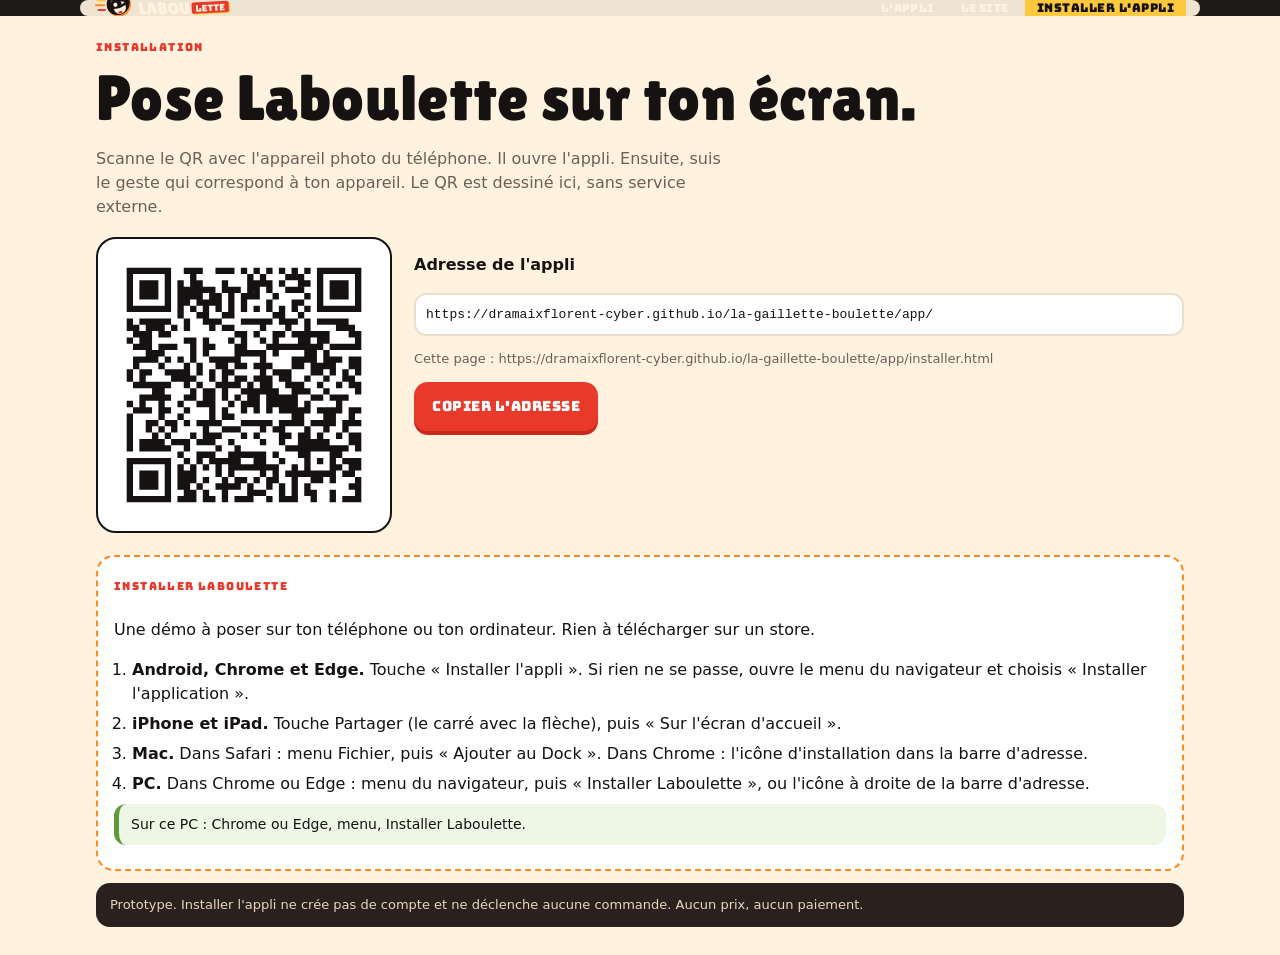
<file: app/installer.html>
<!doctype html>
<html lang="fr">
<head>
<meta charset="utf-8">
<meta name="viewport" content="width=device-width,initial-scale=1,viewport-fit=cover">
<title>Installer Laboulette</title>
<meta name="description" content="Installe la démo Laboulette sur ton téléphone ou ton ordinateur. QR code local, sans service externe.">
<meta name="theme-color" content="#161211">
<meta name="apple-mobile-web-app-capable" content="yes">
<meta name="mobile-web-app-capable" content="yes">
<meta name="apple-mobile-web-app-title" content="Laboulette">
<link rel="manifest" href="manifest.webmanifest">
<link rel="icon" href="icons/favicon.ico" sizes="any">
<link rel="icon" href="icons/favicon.svg" type="image/svg+xml">
<link rel="apple-touch-icon" href="icons/apple-touch-icon.png">
<link rel="stylesheet" href="css/app.css">
</head>
<body>
<a class="skip" href="#main">Aller au contenu</a>
<header class="top">
  <div class="bar">
    <a href="./" aria-label="Retour à l'appli Laboulette"><img class="logo word" src="../logo/couleur-fond-fonce/laboulette_horizontal_couleur-fond-fonce.svg" alt="Laboulette"><img class="logo mark" src="../logo/couleur/laboulette_symbole_couleur.svg" alt=""></a>
    <nav aria-label="Installation">
      <a class="quiet" href="./">L'appli</a>
      <a class="quiet" href="../">Le site</a>
      <button type="button" class="btn small alt" data-install>Installer l'appli</button>
    </nav>
  </div>
</header>
<main class="wrap" id="main">
  <span class="eyebrow">Installation</span>
  <h1 class="disp" style="font-size:clamp(40px,7vw,64px);margin-bottom:8px">Pose Laboulette sur ton écran.</h1>
  <p class="muted" style="max-width:62ch">Scanne le QR avec l'appareil photo du téléphone. Il ouvre l'appli. Ensuite, suis le geste qui correspond à ton appareil. Le QR est dessiné ici, sans service externe.</p>
  <div style="display:flex;flex-wrap:wrap;gap:22px;align-items:flex-start;margin-top:18px">
    <div class="qr-wrap">
      <img src="qr-install.svg" width="260" height="260" alt="QR code vers l'appli Laboulette">
    </div>
    <div style="flex:1;min-width:240px">
      <p><b>Adresse de l'appli</b></p>
      <p class="url" id="appUrl">https://dramaixflorent-cyber.github.io/la-gaillette-boulette/app/</p>
      <p class="small">Cette page : https://dramaixflorent-cyber.github.io/la-gaillette-boulette/app/installer.html</p>
      <p style="margin-top:12px"><button type="button" class="btn" id="copyUrl">Copier l'adresse</button></p>
    </div>
  </div>
  <div id="installGuide" style="margin-top:22px"></div>
  <div class="proto">Prototype. Installer l'appli ne crée pas de compte et ne déclenche aucune commande. Aucun prix, aucun paiement.</div>
</main>
<script src="js/install.js"></script>
<script>
document.getElementById("copyUrl").addEventListener("click", function () {
  var url = document.getElementById("appUrl").textContent;
  var done = function () { this.textContent = "Copié"; }.bind(this);
  if (navigator.clipboard && navigator.clipboard.writeText) navigator.clipboard.writeText(url).then(done, function () { window.prompt("Copie l'adresse :", url); });
  else window.prompt("Copie l'adresse :", url);
});
if ("serviceWorker" in navigator) navigator.serviceWorker.register("./sw.js", {scope: "./"}).catch(function () {});
</script>
</body>
</html>
</file>
<file: app/css/app.css>
@font-face{font-family:"Lilita";src:url("../fonts/lilita.woff2") format("woff2");font-display:swap}
@font-face{font-family:"Bungee";src:url("../fonts/bungee.woff2") format("woff2");font-display:swap}
:root{
  --coal:#161211;--coal2:#241d1b;--cream:#fff3e0;--paper:#fffaf2;
  --red:#e8392a;--red2:#c92a1d;--ember:#ff8a1f;--yellow:#ffc83d;
  --ink:#161211;--muted:#6d5f57;--line:#eadfce;--ok:#2a7a33;
  --r:18px;--shadow:0 10px 30px rgba(22,18,17,.12);
  --bar:92px;--header:64px;
}
*{box-sizing:border-box}
html{scroll-behavior:smooth;overflow-x:clip}
body{margin:0;background:var(--cream);color:var(--ink);font:16px/1.5 system-ui,-apple-system,"Segoe UI",Roboto,Arial,sans-serif;min-height:100dvh;overflow-x:clip}
img{max-width:100%;height:auto}
button,input,select{font:inherit;color:inherit}
a{color:inherit}
:focus-visible{outline:3px solid var(--ember);outline-offset:3px;border-radius:8px}
h1,h2,h3,.disp{font-family:"Lilita",system-ui,sans-serif;font-weight:400;letter-spacing:.3px;line-height:1.05;margin:0}
.bungee,.eyebrow,.btn,.chip-k{font-family:"Bungee",system-ui,sans-serif;font-weight:400}
.eyebrow{display:inline-block;font-size:11px;letter-spacing:1.4px;color:var(--red);text-transform:uppercase;margin-bottom:8px}
.muted{color:var(--muted)}
.small{font-size:13px;color:var(--muted)}
.skip{position:absolute;left:-999px;top:8px;background:var(--yellow);color:var(--coal);padding:8px 14px;border-radius:8px;z-index:80}
.skip:focus{left:8px}

header.top{position:sticky;top:0;z-index:40;background:rgba(22,18,17,.96);color:var(--cream);backdrop-filter:blur(8px)}
.top .bar{display:flex;align-items:center;gap:10px;padding:8px 14px;max-width:1120px;margin:0 auto}
.top img.logo{height:42px;width:auto;display:block}
.top img.mark{display:none;height:42px;width:auto}
.top nav{margin-left:auto;display:flex;gap:6px;align-items:center;flex-wrap:wrap;justify-content:flex-end}
.top a.quiet{font-family:"Bungee",system-ui,sans-serif;font-size:11px;letter-spacing:.4px;text-decoration:none;padding:8px 10px;border-radius:999px}
.top a.quiet:hover{background:var(--red);color:#fff}

.btn{display:inline-flex;align-items:center;justify-content:center;gap:8px;border:0;border-radius:14px;padding:14px 18px;font-size:14px;letter-spacing:.5px;background:var(--red);color:#fff;cursor:pointer;text-decoration:none;box-shadow:0 4px 0 var(--red2);transition:transform .12s,box-shadow .12s,filter .2s}
.btn:hover{filter:brightness(1.05);transform:translateY(-1px)}
.btn:active{transform:translateY(2px);box-shadow:0 1px 0 var(--red2)}
.btn:disabled{opacity:.45;cursor:not-allowed;transform:none}
.btn.alt{background:var(--yellow);color:var(--coal);box-shadow:0 4px 0 #d79d14}
.btn.ghost{background:transparent;color:inherit;box-shadow:inset 0 0 0 2px currentColor}
.btn.small{padding:10px 12px;font-size:12px;border-radius:10px}
.btn.wide{width:100%}

.wrap{max-width:1120px;margin:0 auto;padding:18px 16px 28px}
.view-enter{animation:rise .35s ease}
@keyframes rise{from{opacity:0;transform:translateY(10px)}to{opacity:1;transform:none}}

.hero-app{background:var(--coal);color:var(--cream);border-radius:28px;padding:28px 22px;position:relative;overflow:hidden}
.hero-app h1{font-size:clamp(40px,8vw,68px);margin:6px 0 10px}
.hero-app h1 em{font-style:normal;color:var(--yellow)}
.hero-app p{color:#f3e2c9;max-width:46ch}
.hero-app .row{display:flex;gap:10px;flex-wrap:wrap;margin-top:16px}
.spark{position:absolute;right:18px;top:18px;width:86px;height:86px;animation:spin 8s linear infinite}
@keyframes spin{to{transform:rotate(20deg)}}

.grid{display:grid;gap:12px}
.g2{grid-template-columns:1fr 1fr}
.g3{grid-template-columns:repeat(3,1fr)}
.section-h{display:flex;justify-content:space-between;align-items:flex-end;gap:12px;margin:28px 0 12px}
.section-h h2{font-size:clamp(28px,4vw,40px)}

.card{background:var(--paper);border:2px solid var(--line);border-radius:var(--r);padding:16px;text-align:left}
.sig{display:flex;flex-direction:column;border:2px solid var(--coal);border-radius:18px;overflow:hidden;background:var(--paper);min-height:100%}
.sig .head{padding:14px 14px 12px;color:#fff;min-height:92px;position:relative}
.sig .head h3{font-size:26px}
.sig .kind{font-family:"Bungee",system-ui,sans-serif;font-size:10px;letter-spacing:.8px}
.sig .body{padding:12px 14px 14px;display:flex;flex-direction:column;gap:8px;flex:1}
.sig p{margin:0;font-size:14px}
.sig .btn{margin-top:auto;align-self:flex-start}

.lib-card{display:flex;flex-direction:column;gap:8px}
.lib-card h3{font-size:24px}
.lib-actions{display:flex;flex-wrap:wrap;gap:8px}

.install-card{background:#fff;border:2px dashed var(--ember);border-radius:18px;padding:16px}
.install-card ol{margin:8px 0 0;padding-left:18px}
.install-card li{margin:6px 0}

/* wizard */
.wizard{display:grid;grid-template-columns:minmax(0,1fr) 340px;gap:18px;align-items:start;min-width:0}
.wizard > *{min-width:0}
.progress-wrap{position:sticky;top:var(--header);z-index:20;background:rgba(255,243,224,.94);backdrop-filter:blur(8px);padding:8px 0 10px;margin:-8px 0 8px;min-width:0;max-width:100%}
.progress-meta{display:flex;justify-content:space-between;align-items:baseline;font-family:"Bungee",system-ui,sans-serif;font-size:11px;letter-spacing:.6px;color:var(--muted);margin-bottom:6px}
.track{height:8px;background:#efe3d1;border-radius:999px;overflow:hidden}
.track span{display:block;height:100%;background:linear-gradient(90deg,var(--red),var(--ember));width:0;transition:width .35s ease}
.dots{display:flex;gap:6px;overflow:auto;padding:8px 2px 2px;scrollbar-width:none;max-width:100%;min-width:0}
.dots::-webkit-scrollbar{display:none}
.dots button{flex:none;width:34px;height:34px;border-radius:50%;border:2px solid var(--line);background:#fff;font-family:"Bungee",system-ui,sans-serif;font-size:12px;cursor:pointer}
.dots button.on{background:var(--coal);color:var(--yellow);border-color:var(--coal);transform:scale(1.08)}
.dots button.done{background:var(--yellow);border-color:var(--coal);color:var(--coal)}
.step-kicker{font-family:"Bungee",system-ui,sans-serif;font-size:13px;color:var(--yellow);background:var(--coal);display:inline-grid;place-items:center;min-width:42px;height:42px;border-radius:14px;margin-bottom:8px}
.stage h2{font-size:clamp(32px,6vw,48px);margin-bottom:4px}
.tease{color:var(--red);margin:4px 0 14px}
.stage{animation:slide .32s ease;touch-action:pan-y}
.stage.back{animation-name:slideback}
@keyframes slide{from{opacity:.2;transform:translateX(22px)}to{opacity:1;transform:none}}
@keyframes slideback{from{opacity:.2;transform:translateX(-22px)}to{opacity:1;transform:none}}

.choices{display:grid;grid-template-columns:1fr 1fr;gap:10px}
.choices.one{grid-template-columns:1fr}
.choice{position:relative;text-align:left;background:#fff;border:2px solid var(--line);border-radius:16px;padding:16px;min-height:76px;font-weight:800;cursor:pointer;transition:transform .16s,border-color .16s,background .16s,box-shadow .16s}
.choice small{display:block;font-weight:500;color:var(--muted);margin-top:3px}
.choice:hover{border-color:var(--coal);transform:translateY(-2px)}
.choice.selected{background:var(--coal);color:var(--cream);border-color:var(--coal);box-shadow:5px 5px 0 var(--red);animation:pop .28s ease}
.choice.selected small{color:#e9d6bd}
.choice.off{opacity:.38;text-decoration:line-through}
.choice .tick{position:absolute;right:10px;top:8px;color:var(--yellow);font-family:"Bungee",system-ui,sans-serif}
@keyframes pop{0%{transform:scale(.94)}55%{transform:scale(1.04)}100%{transform:scale(1)}}

.toggles{display:flex;flex-wrap:wrap;gap:12px;margin:8px 0 12px}
.toggles label,.check{display:flex;gap:8px;align-items:flex-start;font-weight:700;cursor:pointer}
.toggles input,.check input{width:22px;height:22px;accent-color:var(--red);flex:none;margin-top:2px}
.local{display:flex;gap:10px;align-items:flex-start;background:#fff;border:2px dashed var(--ember);border-radius:16px;padding:12px;margin-top:10px}
.badge{display:inline-block;background:var(--yellow);color:var(--coal);font-family:"Bungee",system-ui,sans-serif;font-size:10px;letter-spacing:.8px;border-radius:999px;padding:3px 8px;margin-left:6px}
.single-cal{display:flex;gap:12px;align-items:center;background:var(--coal);color:var(--cream);border-radius:16px;padding:14px}
.single-cal b{font-family:"Lilita",system-ui,sans-serif;font-weight:400;color:var(--yellow);font-size:20px}
.note,.tip,.alert{border-radius:12px;padding:10px 12px;margin:8px 0;font-size:14px}
.note{background:#fff0cf;border-left:5px solid var(--yellow)}
.tip{background:#eef6e6;border-left:5px solid #5f9a3a}
.alert{background:#ffe3df;border-left:5px solid var(--red)}
.meat{display:grid;grid-template-columns:92px 1fr 88px;gap:8px;align-items:center;margin:8px 0}
.meat label{font-weight:800}
.meat input[type=range]{width:100%;accent-color:var(--red);height:36px}
.meat input[type=number]{width:100%;padding:8px;border:2px solid var(--line);border-radius:10px;background:#fff}
.pct{font-family:"Bungee",system-ui,sans-serif;font-size:12px;color:var(--muted)}
.bar{display:flex;height:14px;border-radius:999px;overflow:hidden;background:#efe3d1;margin:8px 0}
.bar i{display:block;height:100%;transition:width .25s}
.ok{color:var(--ok)}.ko{color:var(--red)}
.counter{font-family:"Bungee",system-ui,sans-serif;font-size:12px;color:var(--muted)}
.sub-h{display:flex;justify-content:space-between;align-items:center;margin:8px 0}
.nav-row{display:flex;gap:10px;margin-top:16px}
.nav-row .btn{flex:1}
.qty-row{display:grid;grid-template-columns:1fr 1fr;gap:12px;margin-top:8px}
.qty-row input{width:100%;padding:12px;border:2px solid var(--line);border-radius:12px;background:#fff;font-weight:800}

.recap{background:var(--coal);color:var(--cream);border-radius:24px;padding:14px;box-shadow:var(--shadow)}
.recap h3{font-size:26px;color:#fff;margin-top:8px}
.recap .sub{color:#cdb9a0;font-size:13px;margin-bottom:8px}
.viz{background:radial-gradient(circle at 50% 42%,#3a2e2a,#161211 72%);border-radius:16px;overflow:hidden}
.viz svg{width:100%;height:auto;display:block}
.viz .ball{transform-origin:200px 150px;animation:bob 2.6s ease-in-out infinite}
.viz .sauce{transition:fill .45s ease}
@keyframes bob{0%,100%{transform:translateY(0)}50%{transform:translateY(-7px)}}
.kv{list-style:none;margin:0;padding:0;font-size:14px;max-height:280px;overflow:auto}
.kv li{display:grid;grid-template-columns:104px 1fr;gap:8px;padding:6px 0;border-bottom:1px dashed #3a302c}
.kv b{font-family:"Bungee",system-ui,sans-serif;font-weight:400;font-size:10px;letter-spacing:.5px;color:var(--yellow)}
.statline{display:flex;gap:8px;margin:8px 0}
.stat{flex:1;background:#241c19;border-radius:12px;padding:8px}
.stat b{display:block;font-family:"Bungee",system-ui,sans-serif;font-weight:400;color:var(--yellow);font-size:16px}
.stat span{font-size:11px;color:#cdb9a0}
.recap .btn{width:100%;margin-top:8px}
.recap .small{color:#bba78f}
.recap-toggle{display:none}

.fiche{background:#fff;border:2px solid var(--coal);border-radius:20px;padding:18px}
.fiche h2{font-size:clamp(34px,6vw,52px);margin-bottom:6px}
.fiche table{width:100%;border-collapse:collapse}
.fiche th,.fiche td{text-align:left;padding:8px 6px;border-bottom:1px solid var(--line);vertical-align:top;font-size:14px}
.fiche th{font-family:"Bungee",system-ui,sans-serif;font-weight:400;font-size:11px;letter-spacing:.4px;color:var(--red);width:34%}
.proto{background:#2a201d;color:#e9d6bd;border-radius:14px;padding:12px 14px;font-size:13px;margin-top:12px}
.name-row{display:flex;gap:8px;margin:10px 0}
.name-row input{flex:1;padding:12px;border:2px solid var(--line);border-radius:12px;background:#fff;font-weight:800}

#toast{position:fixed;left:50%;bottom:24px;transform:translateX(-50%) translateY(160px);background:var(--yellow);color:var(--coal);padding:12px 16px;border-radius:14px;font-weight:800;transition:transform .3s cubic-bezier(.3,1.4,.6,1);z-index:70;max-width:92vw;text-align:center;box-shadow:4px 4px 0 var(--coal)}
#toast.show{transform:translateX(-50%) translateY(0)}

#splash{position:fixed;inset:0;z-index:90;background:var(--coal);color:var(--cream);display:grid;place-items:center;text-align:center;padding:24px;transition:opacity .45s ease,visibility .45s}
#splash.out{opacity:0;visibility:hidden;pointer-events:none}
#splash.gone{display:none}
#splash img{width:min(240px,70vw);height:auto;animation:bounce 1.3s cubic-bezier(.5,0,.5,1) infinite}
#splash .word{font-family:"Lilita",system-ui,sans-serif;font-size:clamp(42px,10vw,72px);margin:8px 0 0}
#splash .tag{color:var(--yellow);font-family:"Bungee",system-ui,sans-serif;letter-spacing:.6px}
@keyframes bounce{0%,100%{transform:translateY(0)}50%{transform:translateY(-18px)}}

#confetti{position:fixed;inset:0;pointer-events:none;z-index:65}

.ready-hero{display:grid;grid-template-columns:280px 1fr;gap:16px;align-items:center;margin-bottom:12px}
.actions{display:flex;flex-wrap:wrap;gap:8px;margin-top:12px}

.qr-wrap{background:#fff;border-radius:20px;padding:16px;display:inline-block;border:2px solid var(--coal)}
.qr-wrap svg, .qr-wrap img{width:min(260px,70vw);height:auto;display:block}
.url{font-family:ui-monospace,monospace;font-size:13px;word-break:break-all;background:#fff;border-radius:12px;padding:10px;border:2px solid var(--line)}

.empty{padding:18px;border:2px dashed var(--line);border-radius:16px;background:#fff}

@media(max-width:860px){
  .wizard{grid-template-columns:minmax(0,1fr)}
  .g3{grid-template-columns:1fr 1fr}
  .ready-hero{grid-template-columns:1fr}
  .recap{position:fixed;left:0;right:0;bottom:0;z-index:35;border-radius:18px 18px 0 0;max-height:46dvh;overflow:auto;padding-bottom:calc(12px + env(safe-area-inset-bottom))}
  .recap.collapsed .kv,.recap.collapsed .viz,.recap.collapsed .extra{display:none}
  .recap-toggle{display:flex;width:100%;background:transparent;color:var(--yellow);border:0;font-family:"Bungee",system-ui,sans-serif;letter-spacing:.5px;padding:4px 0 8px;cursor:pointer}
  body.has-dock{padding-bottom:calc(var(--bar) + env(safe-area-inset-bottom))}
  #toast{bottom:calc(var(--bar) + 12px)}
  .top img.logo{height:34px}
}
@media(max-width:520px){
  .top img.word{display:none}
  .top img.mark{display:block}
  .top a.quiet{display:none}
  .g2,.g3,.choices,.qty-row{grid-template-columns:1fr}
  .choices.chips{grid-template-columns:1fr 1fr}
  .meat{grid-template-columns:78px 1fr}
  .meat input[type=number]{grid-column:2}
}
@media(prefers-reduced-motion:reduce){
  *,*::before,*::after{animation:none!important;transition:none!important;scroll-behavior:auto!important}
  .view-enter,.stage{animation:none!important}
}
@media print{
  body{background:#fff}
  header.top,#splash,#toast,#confetti,.no-print,.recap,.nav-row,.progress-wrap,.actions{display:none!important}
  .wrap{max-width:none;padding:0}
  .fiche{border:0;box-shadow:none}
  .proto{color:#000;background:#fff;border:1px solid #000}
}
</file>
<file: business-plan/bp.css>
@font-face{font-family:"Lilita";src:url("../app/fonts/lilita.woff2") format("woff2");font-display:swap}
@font-face{font-family:"Bungee";src:url("../app/fonts/bungee.woff2") format("woff2");font-display:swap}
:root{--coal:#161211;--coal2:#241d1b;--cream:#fff3e0;--paper:#fffaf2;--red:#e8392a;--red2:#c92a1d;--ember:#ff8a1f;--yellow:#ffc83d;--muted:#6d5f57;--line:#eadfce;--ok:#2a7a33;--r:20px;--sh:0 12px 30px rgba(22,18,17,.10)}
*{box-sizing:border-box}
html{scroll-behavior:smooth;overflow-x:clip;scroll-padding-top:110px}
body{margin:0;background:var(--cream);color:var(--coal);font:16px/1.55 system-ui,-apple-system,"Segoe UI",Roboto,Arial,sans-serif;overflow-x:clip}
img{max-width:100%;height:auto;display:block}
a{color:var(--red2)}
h1,h2,h3{font-family:"Lilita",system-ui,sans-serif;font-weight:400;line-height:1.05;margin:0 0 10px;letter-spacing:.2px}
h3{font-size:22px}
p{margin:0 0 10px}
.small{font-size:13.5px;color:var(--muted)}
.light{color:#e9d8bf!important}.light a{color:var(--yellow)}
.mt{margin-top:18px}
.skip{position:absolute;left:-999px}.skip:focus{left:8px;top:8px;z-index:99;background:var(--yellow);padding:8px 12px;border-radius:8px}
.eyebrow,.lbl,.num,.tag,.pill,.tagx,.btn,.printbtn,.toc a,.switch button{font-family:"Bungee",system-ui,sans-serif;font-weight:400;letter-spacing:.5px}
.eyebrow{font-size:11px;color:var(--yellow);text-transform:uppercase;letter-spacing:1.5px}
.lbl{display:block;font-size:11px;text-transform:uppercase;letter-spacing:1.2px;color:var(--red);margin-bottom:8px}
.progress{position:fixed;top:0;left:0;right:0;height:4px;z-index:60}
.progress span{display:block;height:100%;width:0;background:linear-gradient(90deg,var(--yellow),var(--ember),var(--red))}

header.top{position:sticky;top:0;z-index:50;background:rgba(22,18,17,.96);color:var(--cream);backdrop-filter:blur(8px)}
.top .bar{max-width:1180px;margin:0 auto;display:flex;align-items:center;gap:12px;padding:8px 14px}
.top .logo{height:38px;width:auto}
.tag{font-size:10px;background:var(--red);color:#fff;padding:4px 8px;border-radius:999px;white-space:nowrap}
.toc{margin-left:auto;display:flex;gap:2px;overflow-x:auto;scrollbar-width:none;max-width:68vw}
.toc::-webkit-scrollbar{display:none}
.toc a{font-size:10.5px;color:var(--cream);text-decoration:none;padding:7px 9px;border-radius:999px;white-space:nowrap;transition:.2s}
.toc a:hover,.toc a.on{background:var(--yellow);color:var(--coal)}
.printbtn{background:transparent;color:var(--yellow);border:2px solid var(--yellow);border-radius:10px;padding:5px 9px;font-size:11px;cursor:pointer}
.printbtn:hover{background:var(--yellow);color:var(--coal)}
.banner{background:var(--yellow);color:var(--coal);font-size:14px;padding:10px 16px;text-align:center}
.hyp,.todo{display:inline-block;font-family:"Bungee",system-ui,sans-serif;font-size:10px;letter-spacing:.4px;padding:2px 7px;border-radius:6px;vertical-align:1px;white-space:nowrap}
.hyp{background:#ffe6b8;color:#7a4a00;border:1px solid #f0b649}
.todo{background:#fde0dc;color:var(--red2);border:1px solid #f2a39a}

.hero{background:radial-gradient(1200px 500px at 85% 10%,#3a2420 0,transparent 60%),var(--coal);color:var(--cream);position:relative;overflow:hidden}
.wrap{max-width:1180px;margin:0 auto;padding:0 18px}
.hero-grid{display:grid;grid-template-columns:1.25fr .75fr;gap:30px;align-items:center;padding-top:56px;padding-bottom:90px}
.hero h1{font-size:clamp(42px,7vw,84px);margin:10px 0 16px}
.hero h1 em{font-style:normal;color:var(--yellow)}
.lead{font-size:clamp(17px,2vw,20px);color:#f1dfc5;max-width:52ch}
.kpis{display:grid;grid-template-columns:repeat(4,1fr);gap:10px;margin-top:26px}
.kpi{background:rgba(255,243,224,.07);border:1px solid rgba(255,243,224,.15);border-radius:16px;padding:12px}
.kpi b{display:block;font-family:"Lilita";font-size:38px;color:var(--yellow);line-height:1}
.kpi span{font-size:13px;color:#e4d1b6}
.hero-vis{position:relative;min-height:340px;display:grid;place-items:center}
.hero-logo{width:min(300px,80%);position:relative;z-index:2;filter:drop-shadow(0 18px 30px rgba(0,0,0,.4));animation:float 5s ease-in-out infinite}
.ball{position:absolute;border-radius:50%;background:radial-gradient(circle at 35% 30%,#c06a3a,#7a3a1c 60%,#4a210f);box-shadow:inset -10px -14px 0 rgba(0,0,0,.25)}
.b1{width:120px;height:120px;left:2%;top:8%;animation:float 6s ease-in-out infinite}
.b2{width:80px;height:80px;right:4%;bottom:10%;animation:float 7s ease-in-out -2s infinite}
.b3{width:50px;height:50px;right:12%;top:4%;background:radial-gradient(circle at 35% 30%,var(--yellow),var(--ember));animation:float 4.5s ease-in-out -1s infinite}
@keyframes float{50%{transform:translateY(-14px) rotate(4deg)}}
.wave{position:absolute;bottom:-1px;left:0;width:100%;height:60px}

.sec{padding:64px 0}
.sec.alt{background:#fbe9cf}
.sh{display:flex;align-items:baseline;gap:14px;margin-bottom:22px}
.sh h2{font-size:clamp(32px,4.5vw,50px)}
.num{font-size:14px;color:#fff;background:var(--red);border-radius:10px;padding:5px 9px;transform:rotate(-4deg)}
.intro{max-width:72ch;color:var(--muted);font-size:17px;margin-bottom:22px}
.grid{display:grid;gap:16px}
.g2{grid-template-columns:1fr 1fr}.g3{grid-template-columns:repeat(3,1fr)}.g4{grid-template-columns:repeat(4,1fr)}
.g2b{grid-template-columns:1.4fr 1fr}
.stack{display:grid;gap:16px;align-content:start}
.card{background:var(--paper);border:2px solid var(--line);border-radius:var(--r);padding:20px;box-shadow:var(--sh)}
.card.big p{font-size:17px}
.card.dark{background:var(--coal);color:var(--cream);border-color:var(--coal)}
.card.dark .lbl{color:var(--yellow)}
.card.yellow{background:var(--yellow);border-color:#e9ad1d}.card.yellow .lbl{color:var(--coal)}
.range{display:flex;flex-direction:column;margin-bottom:10px}
.range b{font-family:"Lilita";font-size:30px;color:var(--yellow);font-weight:400}
.range span{font-size:13px;color:#e4d1b6}
.ticks{list-style:none;padding:0;margin:0}
.ticks li{padding-left:26px;position:relative;margin:6px 0}
.ticks li:before{content:"";position:absolute;left:0;top:5px;width:16px;height:16px;border-radius:50%;background:var(--red);box-shadow:inset 0 0 0 4px var(--paper)}
.card.yellow .ticks li:before{box-shadow:inset 0 0 0 4px var(--yellow);background:var(--coal)}
.ico{font-size:34px;width:60px;height:60px;display:grid;place-items:center;background:var(--cream);border-radius:16px;margin-bottom:12px;transition:transform .3s}
.card:hover .ico{transform:rotate(-8deg) scale(1.08)}
.quote{font-family:"Lilita";font-size:clamp(24px,3.4vw,38px);text-align:center;margin:36px auto 0;max-width:30ch;color:var(--red)}

.steps{display:grid;grid-template-columns:repeat(5,1fr);gap:10px;counter-reset:s}
.step{background:var(--coal);color:var(--cream);border-radius:18px;padding:16px;position:relative;transition:transform .25s}
.step:hover{transform:translateY(-4px)}
.step span{font-family:"Bungee";background:var(--yellow);color:var(--coal);border-radius:50%;width:32px;height:32px;display:grid;place-items:center;margin-bottom:10px}
.step b{display:block;font-family:"Lilita";font-weight:400;font-size:22px}
.step small{color:#e4d1b6}
.step:not(:last-child):after{content:"→";position:absolute;right:-12px;top:50%;transform:translateY(-50%);color:var(--red);font-weight:900;font-size:20px;z-index:2}
.spec{width:100%;border-collapse:collapse;font-size:15px}
.spec th{text-align:left;vertical-align:top;padding:9px 10px 9px 0;width:32%;font-family:"Lilita";font-weight:400;font-size:17px;color:var(--red2)}
.spec td{padding:9px 0;border-bottom:1px dashed var(--line)}
.sig{display:grid;grid-template-columns:repeat(3,1fr);gap:8px;margin-bottom:10px}
.sig div{background:var(--cream);border-radius:14px;padding:12px 8px;text-align:center;font-family:"Lilita";font-size:17px;border:2px solid transparent;transition:.2s}
.sig div:nth-child(3n+1){border-color:var(--yellow)}.sig div:nth-child(3n+2){border-color:var(--ember)}.sig div:nth-child(3n){border-color:var(--red)}
.sig div:hover{transform:rotate(-2deg) scale(1.04)}
.sig b{font-weight:400}
.offers{display:grid;grid-template-columns:repeat(3,1fr);gap:8px}
.offer{background:var(--coal);color:var(--cream);border-radius:14px;padding:12px;text-align:center}
.offer span{font-size:26px;display:block}.offer b{font-family:"Lilita";font-weight:400;font-size:19px;display:block}.offer small{color:#e4d1b6;font-size:12px}
.appshots{display:grid;grid-template-columns:1.6fr .55fr 1fr;gap:20px;align-items:center;margin-top:36px;background:var(--coal);color:var(--cream);border-radius:28px;padding:26px}
.shot{margin:0}.shot img{border-radius:14px;box-shadow:0 18px 40px rgba(0,0,0,.45)}
.shot.phone img{border-radius:22px;border:5px solid #000}
.shot figcaption{font-size:12px;color:#d9c6aa;text-align:center;margin-top:8px}
.shot-txt .btn{margin:6px 6px 0 0}

.btn{display:inline-flex;align-items:center;gap:8px;text-decoration:none;background:var(--red);color:#fff;border-radius:14px;padding:12px 16px;font-size:13px;box-shadow:0 4px 0 var(--red2);transition:transform .15s}
.btn:hover{transform:translateY(-2px)}
.btn.alt{background:var(--yellow);color:var(--coal);box-shadow:0 4px 0 #d79d14}
.btn.ghost{background:transparent;box-shadow:inset 0 0 0 2px currentColor;color:var(--cream)}

.persona{background:var(--paper);border-radius:var(--r);padding:20px;text-align:center;border:2px solid var(--line);transition:.25s}
.persona:hover{transform:translateY(-6px) rotate(-1deg);border-color:var(--ember)}
.av{width:72px;height:72px;margin:0 auto 12px;border-radius:50%;background:var(--yellow);display:grid;place-items:center;font-size:34px}
.note{margin-top:16px;font-size:14px;color:var(--muted)}

.channels{display:grid;grid-template-columns:repeat(3,1fr);gap:16px}
.ch{background:var(--paper);border:2px solid var(--line);border-radius:var(--r);padding:22px;position:relative;overflow:hidden}
.ch:before{content:"";position:absolute;right:-30px;top:-30px;width:110px;height:110px;border-radius:50%;background:var(--cream)}
.chi{font-size:40px;position:relative}
.pill{display:inline-block;font-size:10px;padding:4px 9px;border-radius:999px}
.pill.go{background:#dff2df;color:var(--ok)}.pill.later{background:#ffe6b8;color:#7a4a00}
.callout{margin-top:18px;background:var(--coal);color:var(--cream);border-left:8px solid var(--red);border-radius:16px;padding:18px}

.stat{background:var(--coal);color:var(--cream);border-radius:var(--r);padding:22px}
.stat b{font-family:"Lilita";font-weight:400;font-size:46px;color:var(--yellow);display:block;line-height:1}
.stat p{margin:10px 0}
cite{display:block;font-style:normal;font-size:12px;color:var(--muted);margin-top:8px}
.stat cite{color:#cdb99c}
.bars{display:grid;gap:12px;margin:14px 0}
.brow{display:grid;grid-template-columns:150px 1fr;gap:10px;align-items:center;font-size:14px}
.btrack{display:grid;gap:4px}
.bar-i{height:20px;border-radius:6px;background:var(--line);position:relative;overflow:hidden}
.bar-i i{position:absolute;inset:0 auto 0 0;width:0;border-radius:6px;transition:width 1.1s cubic-bezier(.2,.8,.2,1)}
.bar-i em{position:absolute;right:6px;top:0;font-style:normal;font-size:12px;line-height:20px;font-weight:700}
.facts{padding-left:18px;margin:0}.facts li{margin:8px 0}
.comp{display:grid;grid-template-columns:repeat(4,1fr);gap:10px}
.comp div{background:var(--cream);border-radius:14px;padding:14px}.comp b{display:block;font-family:"Lilita";font-weight:400;font-size:18px}.comp small{color:var(--muted)}
details.src{margin-top:14px;background:var(--paper);border-radius:14px;padding:12px 16px;border:2px dashed var(--line);font-size:14px}
details.src summary{cursor:pointer;font-weight:700}

.flow{display:grid;grid-template-columns:repeat(auto-fill,minmax(150px,1fr));gap:12px;counter-reset:f}
.fstep{background:var(--paper);border:2px solid var(--line);border-radius:16px;padding:12px;position:relative;min-height:96px}
.fstep .n{font-family:"Bungee";font-size:11px;color:var(--muted)}
.fstep b{display:block;font-family:"Lilita";font-weight:400;font-size:18px;margin:2px 0}
.fstep small{font-size:12.5px;color:var(--muted)}
.fstep.ccp{border-color:var(--red);background:#fff1ee}
.fstep.ccp:after{content:"CCP";position:absolute;top:8px;right:8px;font-family:"Bungee";font-size:9px;background:var(--red);color:#fff;padding:2px 6px;border-radius:6px}
.fstep.raw{border-left:6px solid var(--ember)}.fstep.cooked{border-left:6px solid var(--ok)}
.flow-legend{display:flex;gap:16px;flex-wrap:wrap;font-size:13px;color:var(--muted);margin-top:10px}
.week{display:grid;grid-template-columns:repeat(5,1fr);gap:8px;margin:10px 0}
.week div{background:var(--cream);border-radius:12px;padding:10px;text-align:center}.week b{font-family:"Bungee";font-weight:400;display:block;color:var(--red)}.week small{font-size:12px}

.temp{background:var(--paper);border-radius:var(--r);padding:20px;border-top:8px solid var(--red);box-shadow:var(--sh)}
.temp:nth-child(2){border-color:#3b82c4}.temp:nth-child(3){border-color:var(--ember)}.temp:nth-child(4){border-color:var(--coal)}
.temp b{font-family:"Lilita";font-weight:400;font-size:40px;display:block;line-height:1}
.temp span{font-family:"Bungee";font-size:11px;color:var(--muted)}
.temp p{margin-top:10px;font-size:14.5px}

.founder{display:flex;gap:18px;align-items:center}
.av.big{width:90px;height:90px;flex:none;font-family:"Bungee";font-size:26px;background:var(--red);color:#fff;margin:0}

.switch{display:inline-flex;background:var(--coal);border-radius:999px;padding:5px;margin-bottom:16px}
.switch button{border:0;background:transparent;color:var(--cream);padding:10px 18px;border-radius:999px;cursor:pointer;font-size:12px;transition:.2s}
.switch button.on{background:var(--yellow);color:var(--coal)}
.scdesc{font-size:14.5px;color:var(--muted);margin-bottom:14px;min-height:44px}
.chart{display:grid;gap:12px}
.crow{display:grid;grid-template-columns:170px 1fr;gap:10px;align-items:center}
.crow .cl{font-size:13.5px;line-height:1.2}
.crow .cl small{display:block;color:var(--muted);font-size:12px}
.ctrack{position:relative;height:26px;background:repeating-linear-gradient(90deg,transparent 0 calc(20% - 1px),#eadfce calc(20% - 1px) 20%);border-radius:8px}
.cmin,.cmax{position:absolute;top:3px;bottom:3px;left:0;border-radius:6px;transition:width .9s cubic-bezier(.2,.8,.2,1)}
.cmax{background:repeating-linear-gradient(45deg,#ffb36b 0 6px,#ffc98f 6px 12px)}
.cmin{background:var(--red)}
.crow.chg .cmin{background:var(--ember);outline:2px solid var(--coal)}
.cval{position:absolute;left:calc(var(--w,0%) + 6px);top:0;line-height:26px;font-size:12px;font-weight:700;white-space:nowrap;transition:left .9s}
.legend{display:flex;gap:14px;flex-wrap:wrap;font-size:12.5px;color:var(--muted);margin-top:12px}
.legend i{display:inline-block;width:14px;height:10px;border-radius:3px;margin-right:5px;vertical-align:0}
.lmin{background:var(--red)}.lmax{background:#ffb36b}.lchg{background:var(--ember);outline:2px solid var(--coal)}
.total b{font-family:"Lilita";font-weight:400;font-size:clamp(30px,4vw,42px);color:var(--yellow);display:block;margin:2px 0 6px}
.tbl{width:100%;border-collapse:collapse;font-size:14.5px}
.tbl th{text-align:left;font-family:"Bungee";font-weight:400;font-size:11px;padding:8px;background:var(--coal);color:var(--cream)}
.tbl td{padding:9px 8px;border-bottom:1px solid var(--line)}
.tbl tr:nth-child(even) td{background:var(--cream)}
.sim{border-color:var(--yellow);border-style:dashed}
.tagx{font-size:10px;background:var(--red);color:#fff;padding:3px 8px;border-radius:999px;vertical-align:4px}
.simrow{display:grid;grid-template-columns:1fr 1fr;gap:16px;margin:12px 0}
.simrow label{display:grid;gap:6px;font-weight:700;font-size:14px}
.simrow input[type=number]{padding:10px 12px;border-radius:12px;border:2px solid var(--line);font-size:16px;background:#fff}
.simrow input[type=range]{accent-color:var(--red)}
.simrow output{font-family:"Lilita";font-size:22px;color:var(--red)}
.simout{display:grid;grid-template-columns:1fr 1fr;gap:12px}
.simout div{background:var(--coal);color:var(--cream);border-radius:14px;padding:14px}
.simout span{font-size:12.5px;color:#d9c6aa;display:block}.simout b{font-family:"Lilita";font-weight:400;font-size:30px;color:var(--yellow)}

.timeline{list-style:none;margin:0;padding:0;position:relative}
.timeline:before{content:"";position:absolute;left:21px;top:10px;bottom:10px;width:4px;background:linear-gradient(var(--yellow),var(--ember),var(--red));border-radius:4px}
.timeline li{display:flex;gap:18px;align-items:flex-start;margin:0 0 16px;position:relative}
.timeline .dot{flex:none;width:46px;height:46px;border-radius:50%;background:var(--paper);border:4px solid var(--ember);display:grid;place-items:center;font-family:"Bungee";z-index:1}
.timeline li.done .dot{background:var(--ok);border-color:var(--ok);color:#fff}
.timeline li>div{background:var(--paper);border:2px solid var(--line);border-radius:16px;padding:12px 16px;flex:1}
.timeline b{font-family:"Lilita";font-weight:400;font-size:21px}
.timeline p{margin:4px 0 0;color:var(--muted)}

.risks{display:grid;grid-template-columns:repeat(3,1fr);gap:14px}
.risk{background:var(--paper);border-radius:var(--r);padding:18px;border:2px solid var(--line);position:relative}
.risk b{font-family:"Lilita";font-weight:400;font-size:21px;display:block;margin-bottom:6px}
.risk span{font-family:"Bungee";font-size:10px;padding:3px 8px;border-radius:999px}
.risk.hi{border-left:8px solid var(--red)}.risk.hi span{background:#fde0dc;color:var(--red2)}
.risk.md{border-left:8px solid var(--ember)}.risk.md span{background:#ffe6b8;color:#7a4a00}

.next{display:grid;grid-template-columns:repeat(3,1fr);gap:14px}
.next div{display:flex;gap:12px;background:var(--paper);border-radius:16px;padding:16px;border:2px solid var(--line)}
.next span{flex:none;width:36px;height:36px;border-radius:12px;background:var(--red);color:#fff;font-family:"Bungee";display:grid;place-items:center}
.next p{margin:0}
.cta{margin-top:30px;background:var(--red);color:#fff;border-radius:28px;padding:30px;text-align:center}
.cta h3{font-size:clamp(24px,3.4vw,36px)}
.cta .btn{margin:6px}
.cta .btn.ghost{color:#fff}

footer{background:var(--coal);color:var(--cream);padding:40px 0}
.flogo{height:52px;width:auto;margin-bottom:12px}
.proto{margin-top:14px;font-size:12.5px;color:#cdb99c;border-top:1px solid #3a2f2b;padding-top:12px}

.reveal{opacity:0;transform:translateY(22px);transition:opacity .6s ease,transform .6s ease}
.reveal.in{opacity:1;transform:none}
@media (prefers-reduced-motion:reduce){*{animation:none!important;transition:none!important}.reveal{opacity:1;transform:none}}

@media (max-width:980px){
 .g4,.risks,.next,.comp{grid-template-columns:1fr 1fr}
 .g3,.channels{grid-template-columns:1fr 1fr}
 .g2b{grid-template-columns:1fr}
 .appshots{grid-template-columns:1fr .5fr}
 .appshots .shot-txt{grid-column:1/-1}
 .steps{grid-template-columns:repeat(3,1fr)}.step:after{display:none}
}
@media (max-width:640px){
 .tag{display:none}
 .top .bar{flex-wrap:wrap;justify-content:space-between;row-gap:4px}
 .top .toc{order:3;max-width:100%;width:100%;margin-left:0}
 .hero-grid{grid-template-columns:1fr;padding-top:34px;padding-bottom:70px}
 .hero-vis{min-height:220px;order:-1}.hero-logo{width:190px}.b1{width:80px;height:80px}
 .kpis{grid-template-columns:1fr 1fr}
 .g2,.g3,.g4,.channels,.risks,.next,.comp{grid-template-columns:1fr}
 .steps{grid-template-columns:1fr 1fr}
 .sig{grid-template-columns:1fr 1fr}
 .offers{grid-template-columns:1fr}
 .appshots{grid-template-columns:1fr;padding:18px}.shot.phone{max-width:220px;margin:0 auto}
 .week{grid-template-columns:repeat(5,1fr);gap:4px}.week small{font-size:10px}
 .crow{grid-template-columns:1fr;gap:4px}
 .brow{grid-template-columns:1fr}
 .simrow,.simout{grid-template-columns:1fr}
 .tbl{font-size:12.5px}.tbl th,.tbl td{padding:6px 4px}
 .sec{padding:44px 0}
 .founder{flex-direction:column;text-align:center}
 .spec th{width:38%}
}

@media print{
 @page{size:A4;margin:14mm}
 body{background:#fff;font-size:11pt}
 header.top,.progress,.skip,.switch,.printbtn,.btn,.sim input,.hero-vis .ball,.wave{display:none!important}
 .reveal{opacity:1!important;transform:none!important}
 .banner{border:1px solid #000}
 .hero{background:#161211!important;-webkit-print-color-adjust:exact;print-color-adjust:exact}
 .hero-grid{padding:20px 0}
 *{-webkit-print-color-adjust:exact;print-color-adjust:exact;box-shadow:none!important;animation:none!important}
 .sec{padding:18px 0;break-inside:auto}
 .sec.alt{background:#fff}
 .sh{break-after:avoid}
 .card,.stat,.temp,.risk,.persona,.ch,.fstep,.timeline li,.next div,.step,.appshots,.stat{break-inside:avoid}
 #budget .grid.g2b{grid-template-columns:1fr}
 details.src{display:block}details.src>*{display:block}
 a{color:inherit;text-decoration:none}
 .appshots{grid-template-columns:1.6fr .5fr 1fr}
 .cta{background:#fff!important;color:#161211;border:2px solid #e8392a}
 .g2,.g2b,.stack,.appshots{display:block!important}
 .g2>*,.g2b>*,.stack>*{margin-bottom:12px}
 .appshots .shot.desk{max-width:70%;margin:0 auto 10px}.appshots .shot.phone{display:none}
 .g3,.channels,.risks,.next{grid-template-columns:repeat(3,1fr)!important}
 .g4,.comp{grid-template-columns:repeat(2,1fr)!important}
 .steps{grid-template-columns:repeat(5,1fr)!important}
 .hero-grid{grid-template-columns:1.3fr .7fr!important}
 .kpis{grid-template-columns:repeat(4,1fr)!important}
 .wrap{max-width:none;padding:0}
 .sec.alt,.sec{background:#fff!important}
}
</file>
